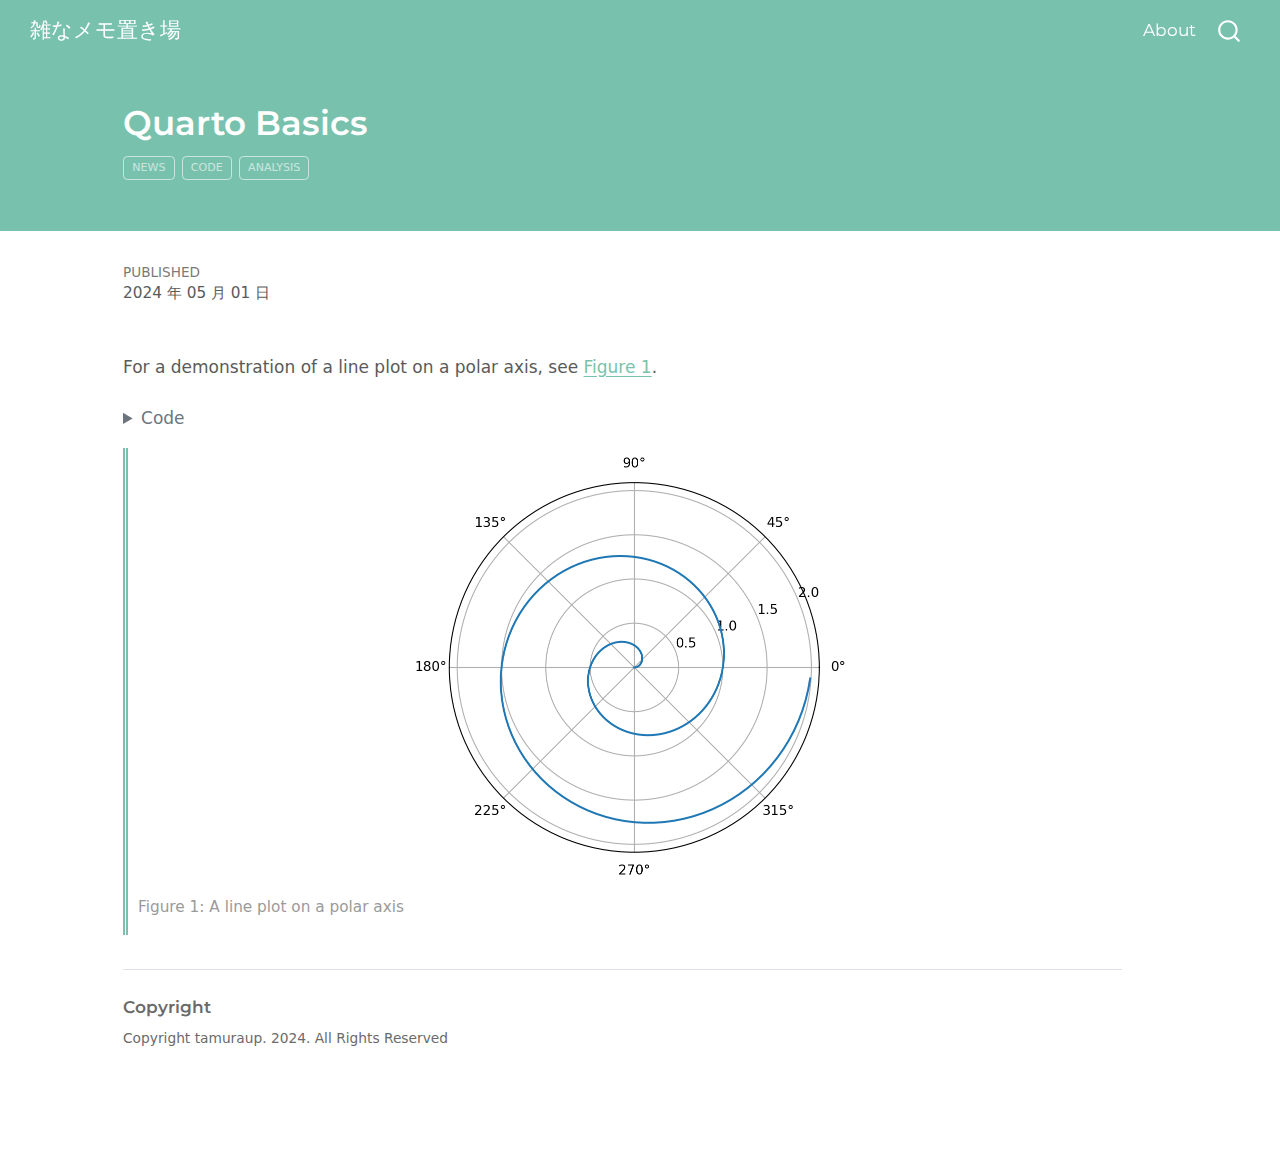
<file: posts/post-with-code/index.html>
<!DOCTYPE html>
<html xmlns="http://www.w3.org/1999/xhtml" lang="en" xml:lang="en"><head>

<meta charset="utf-8">
<meta name="generator" content="quarto-1.4.553">

<meta name="viewport" content="width=device-width, initial-scale=1.0, user-scalable=yes">


<title>雑なメモ置き場 - Quarto Basics</title>
<style>
code{white-space: pre-wrap;}
span.smallcaps{font-variant: small-caps;}
div.columns{display: flex; gap: min(4vw, 1.5em);}
div.column{flex: auto; overflow-x: auto;}
div.hanging-indent{margin-left: 1.5em; text-indent: -1.5em;}
ul.task-list{list-style: none;}
ul.task-list li input[type="checkbox"] {
  width: 0.8em;
  margin: 0 0.8em 0.2em -1em; /* quarto-specific, see https://github.com/quarto-dev/quarto-cli/issues/4556 */ 
  vertical-align: middle;
}
/* CSS for syntax highlighting */
pre > code.sourceCode { white-space: pre; position: relative; }
pre > code.sourceCode > span { line-height: 1.25; }
pre > code.sourceCode > span:empty { height: 1.2em; }
.sourceCode { overflow: visible; }
code.sourceCode > span { color: inherit; text-decoration: inherit; }
div.sourceCode { margin: 1em 0; }
pre.sourceCode { margin: 0; }
@media screen {
div.sourceCode { overflow: auto; }
}
@media print {
pre > code.sourceCode { white-space: pre-wrap; }
pre > code.sourceCode > span { text-indent: -5em; padding-left: 5em; }
}
pre.numberSource code
  { counter-reset: source-line 0; }
pre.numberSource code > span
  { position: relative; left: -4em; counter-increment: source-line; }
pre.numberSource code > span > a:first-child::before
  { content: counter(source-line);
    position: relative; left: -1em; text-align: right; vertical-align: baseline;
    border: none; display: inline-block;
    -webkit-touch-callout: none; -webkit-user-select: none;
    -khtml-user-select: none; -moz-user-select: none;
    -ms-user-select: none; user-select: none;
    padding: 0 4px; width: 4em;
  }
pre.numberSource { margin-left: 3em;  padding-left: 4px; }
div.sourceCode
  {   }
@media screen {
pre > code.sourceCode > span > a:first-child::before { text-decoration: underline; }
}
</style>


<script src="../../site_libs/quarto-nav/quarto-nav.js"></script>
<script src="../../site_libs/quarto-nav/headroom.min.js"></script>
<script src="../../site_libs/clipboard/clipboard.min.js"></script>
<script src="../../site_libs/quarto-search/autocomplete.umd.js"></script>
<script src="../../site_libs/quarto-search/fuse.min.js"></script>
<script src="../../site_libs/quarto-search/quarto-search.js"></script>
<meta name="quarto:offset" content="../../">
<script src="../../site_libs/quarto-html/quarto.js"></script>
<script src="../../site_libs/quarto-html/popper.min.js"></script>
<script src="../../site_libs/quarto-html/tippy.umd.min.js"></script>
<script src="../../site_libs/quarto-html/anchor.min.js"></script>
<link href="../../site_libs/quarto-html/tippy.css" rel="stylesheet">
<link href="../../site_libs/quarto-html/quarto-syntax-highlighting.css" rel="stylesheet" id="quarto-text-highlighting-styles">
<script src="../../site_libs/bootstrap/bootstrap.min.js"></script>
<link href="../../site_libs/bootstrap/bootstrap-icons.css" rel="stylesheet">
<link href="../../site_libs/bootstrap/bootstrap.min.css" rel="stylesheet" id="quarto-bootstrap" data-mode="light">
<script id="quarto-search-options" type="application/json">{
  "location": "navbar",
  "copy-button": false,
  "collapse-after": 3,
  "panel-placement": "end",
  "type": "overlay",
  "limit": 50,
  "keyboard-shortcut": [
    "f",
    "/",
    "s"
  ],
  "language": {
    "search-no-results-text": "No results",
    "search-matching-documents-text": "matching documents",
    "search-copy-link-title": "Copy link to search",
    "search-hide-matches-text": "Hide additional matches",
    "search-more-match-text": "more match in this document",
    "search-more-matches-text": "more matches in this document",
    "search-clear-button-title": "Clear",
    "search-text-placeholder": "",
    "search-detached-cancel-button-title": "Cancel",
    "search-submit-button-title": "Submit",
    "search-label": "Search"
  }
}</script>


<link rel="stylesheet" href="../../styles.css">
</head>

<body class="nav-fixed fullcontent">

<div id="quarto-search-results"></div>
  <header id="quarto-header" class="headroom fixed-top quarto-banner">
    <nav class="navbar navbar-expand-lg " data-bs-theme="dark">
      <div class="navbar-container container-fluid">
      <div class="navbar-brand-container mx-auto">
    <a class="navbar-brand" href="../../index.html">
    <span class="navbar-title">雑なメモ置き場</span>
    </a>
  </div>
            <div id="quarto-search" class="" title="Search"></div>
          <button class="navbar-toggler" type="button" data-bs-toggle="collapse" data-bs-target="#navbarCollapse" aria-controls="navbarCollapse" aria-expanded="false" aria-label="Toggle navigation" onclick="if (window.quartoToggleHeadroom) { window.quartoToggleHeadroom(); }">
  <span class="navbar-toggler-icon"></span>
</button>
          <div class="collapse navbar-collapse" id="navbarCollapse">
            <ul class="navbar-nav navbar-nav-scroll ms-auto">
  <li class="nav-item">
    <a class="nav-link" href="../../about.html"> 
<span class="menu-text">About</span></a>
  </li>  
</ul>
          </div> <!-- /navcollapse -->
          <div class="quarto-navbar-tools">
</div>
      </div> <!-- /container-fluid -->
    </nav>
</header>
<!-- content -->
<header id="title-block-header" class="quarto-title-block default page-columns page-full">
  <div class="quarto-title-banner page-columns page-full">
    <div class="quarto-title column-body">
      <h1 class="title">Quarto Basics</h1>
                                <div class="quarto-categories">
                <div class="quarto-category">news</div>
                <div class="quarto-category">code</div>
                <div class="quarto-category">analysis</div>
              </div>
                  </div>
  </div>
    
  
  <div class="quarto-title-meta">

      
      <div>
      <div class="quarto-title-meta-heading">Published</div>
      <div class="quarto-title-meta-contents">
        <p class="date">2024 年 05 月 01 日</p>
      </div>
    </div>
    
      
    </div>
    
  
  </header><div id="quarto-content" class="quarto-container page-columns page-rows-contents page-layout-article page-navbar">
<!-- sidebar -->
<!-- margin-sidebar -->
    
<!-- main -->
<main class="content quarto-banner-title-block" id="quarto-document-content">





<p>For a demonstration of a line plot on a polar axis, see <a href="#fig-polar" class="quarto-xref">Figure&nbsp;1</a>.</p>
<div id="cell-fig-polar" class="cell" data-execution_count="1">
<details class="code-fold">
<summary>Code</summary>
<div class="sourceCode cell-code" id="cb1"><pre class="sourceCode python code-with-copy"><code class="sourceCode python"><span id="cb1-1"><a href="#cb1-1" aria-hidden="true" tabindex="-1"></a><span class="im">import</span> numpy <span class="im">as</span> np</span>
<span id="cb1-2"><a href="#cb1-2" aria-hidden="true" tabindex="-1"></a><span class="im">import</span> matplotlib.pyplot <span class="im">as</span> plt</span>
<span id="cb1-3"><a href="#cb1-3" aria-hidden="true" tabindex="-1"></a></span>
<span id="cb1-4"><a href="#cb1-4" aria-hidden="true" tabindex="-1"></a>r <span class="op">=</span> np.arange(<span class="dv">0</span>, <span class="dv">2</span>, <span class="fl">0.01</span>)</span>
<span id="cb1-5"><a href="#cb1-5" aria-hidden="true" tabindex="-1"></a>theta <span class="op">=</span> <span class="dv">2</span> <span class="op">*</span> np.pi <span class="op">*</span> r</span>
<span id="cb1-6"><a href="#cb1-6" aria-hidden="true" tabindex="-1"></a>fig, ax <span class="op">=</span> plt.subplots(</span>
<span id="cb1-7"><a href="#cb1-7" aria-hidden="true" tabindex="-1"></a>  subplot_kw <span class="op">=</span> {<span class="st">'projection'</span>: <span class="st">'polar'</span>} </span>
<span id="cb1-8"><a href="#cb1-8" aria-hidden="true" tabindex="-1"></a>)</span>
<span id="cb1-9"><a href="#cb1-9" aria-hidden="true" tabindex="-1"></a>ax.plot(theta, r)</span>
<span id="cb1-10"><a href="#cb1-10" aria-hidden="true" tabindex="-1"></a>ax.set_rticks([<span class="fl">0.5</span>, <span class="dv">1</span>, <span class="fl">1.5</span>, <span class="dv">2</span>])</span>
<span id="cb1-11"><a href="#cb1-11" aria-hidden="true" tabindex="-1"></a>ax.grid(<span class="va">True</span>)</span>
<span id="cb1-12"><a href="#cb1-12" aria-hidden="true" tabindex="-1"></a>plt.show()</span></code><button title="Copy to Clipboard" class="code-copy-button"><i class="bi"></i></button></pre></div>
</details>
<div class="cell-output cell-output-display">
<div id="fig-polar" class="quarto-figure quarto-figure-center quarto-float anchored">
<figure class="quarto-float quarto-float-fig figure">
<div aria-describedby="fig-polar-caption-0ceaefa1-69ba-4598-a22c-09a6ac19f8ca">
<img src="index_files/figure-html/fig-polar-output-1.png" width="450" height="439" class="figure-img">
</div>
<figcaption class="quarto-float-caption-bottom quarto-float-caption quarto-float-fig" id="fig-polar-caption-0ceaefa1-69ba-4598-a22c-09a6ac19f8ca">
Figure&nbsp;1: A line plot on a polar axis
</figcaption>
</figure>
</div>
</div>
</div>



<div id="quarto-appendix" class="default"><section class="quarto-appendix-contents" id="quarto-copyright"><h2 class="anchored quarto-appendix-heading">Copyright</h2><div class="quarto-appendix-contents"><div>Copyright tamuraup. 2024. All Rights Reserved</div></div></section></div></main> <!-- /main -->
<script id="quarto-html-after-body" type="application/javascript">
window.document.addEventListener("DOMContentLoaded", function (event) {
  const toggleBodyColorMode = (bsSheetEl) => {
    const mode = bsSheetEl.getAttribute("data-mode");
    const bodyEl = window.document.querySelector("body");
    if (mode === "dark") {
      bodyEl.classList.add("quarto-dark");
      bodyEl.classList.remove("quarto-light");
    } else {
      bodyEl.classList.add("quarto-light");
      bodyEl.classList.remove("quarto-dark");
    }
  }
  const toggleBodyColorPrimary = () => {
    const bsSheetEl = window.document.querySelector("link#quarto-bootstrap");
    if (bsSheetEl) {
      toggleBodyColorMode(bsSheetEl);
    }
  }
  toggleBodyColorPrimary();  
  const icon = "";
  const anchorJS = new window.AnchorJS();
  anchorJS.options = {
    placement: 'right',
    icon: icon
  };
  anchorJS.add('.anchored');
  const isCodeAnnotation = (el) => {
    for (const clz of el.classList) {
      if (clz.startsWith('code-annotation-')) {                     
        return true;
      }
    }
    return false;
  }
  const clipboard = new window.ClipboardJS('.code-copy-button', {
    text: function(trigger) {
      const codeEl = trigger.previousElementSibling.cloneNode(true);
      for (const childEl of codeEl.children) {
        if (isCodeAnnotation(childEl)) {
          childEl.remove();
        }
      }
      return codeEl.innerText;
    }
  });
  clipboard.on('success', function(e) {
    // button target
    const button = e.trigger;
    // don't keep focus
    button.blur();
    // flash "checked"
    button.classList.add('code-copy-button-checked');
    var currentTitle = button.getAttribute("title");
    button.setAttribute("title", "Copied!");
    let tooltip;
    if (window.bootstrap) {
      button.setAttribute("data-bs-toggle", "tooltip");
      button.setAttribute("data-bs-placement", "left");
      button.setAttribute("data-bs-title", "Copied!");
      tooltip = new bootstrap.Tooltip(button, 
        { trigger: "manual", 
          customClass: "code-copy-button-tooltip",
          offset: [0, -8]});
      tooltip.show();    
    }
    setTimeout(function() {
      if (tooltip) {
        tooltip.hide();
        button.removeAttribute("data-bs-title");
        button.removeAttribute("data-bs-toggle");
        button.removeAttribute("data-bs-placement");
      }
      button.setAttribute("title", currentTitle);
      button.classList.remove('code-copy-button-checked');
    }, 1000);
    // clear code selection
    e.clearSelection();
  });
    var localhostRegex = new RegExp(/^(?:http|https):\/\/localhost\:?[0-9]*\//);
    var mailtoRegex = new RegExp(/^mailto:/);
      var filterRegex = new RegExp("https:\/\/tamura-up\.github\.io\/memogaki\/");
    var isInternal = (href) => {
        return filterRegex.test(href) || localhostRegex.test(href) || mailtoRegex.test(href);
    }
    // Inspect non-navigation links and adorn them if external
 	var links = window.document.querySelectorAll('a[href]:not(.nav-link):not(.navbar-brand):not(.toc-action):not(.sidebar-link):not(.sidebar-item-toggle):not(.pagination-link):not(.no-external):not([aria-hidden]):not(.dropdown-item):not(.quarto-navigation-tool)');
    for (var i=0; i<links.length; i++) {
      const link = links[i];
      if (!isInternal(link.href)) {
        // undo the damage that might have been done by quarto-nav.js in the case of
        // links that we want to consider external
        if (link.dataset.originalHref !== undefined) {
          link.href = link.dataset.originalHref;
        }
      }
    }
  function tippyHover(el, contentFn, onTriggerFn, onUntriggerFn) {
    const config = {
      allowHTML: true,
      maxWidth: 500,
      delay: 100,
      arrow: false,
      appendTo: function(el) {
          return el.parentElement;
      },
      interactive: true,
      interactiveBorder: 10,
      theme: 'quarto',
      placement: 'bottom-start',
    };
    if (contentFn) {
      config.content = contentFn;
    }
    if (onTriggerFn) {
      config.onTrigger = onTriggerFn;
    }
    if (onUntriggerFn) {
      config.onUntrigger = onUntriggerFn;
    }
    window.tippy(el, config); 
  }
  const noterefs = window.document.querySelectorAll('a[role="doc-noteref"]');
  for (var i=0; i<noterefs.length; i++) {
    const ref = noterefs[i];
    tippyHover(ref, function() {
      // use id or data attribute instead here
      let href = ref.getAttribute('data-footnote-href') || ref.getAttribute('href');
      try { href = new URL(href).hash; } catch {}
      const id = href.replace(/^#\/?/, "");
      const note = window.document.getElementById(id);
      if (note) {
        return note.innerHTML;
      } else {
        return "";
      }
    });
  }
  const xrefs = window.document.querySelectorAll('a.quarto-xref');
  const processXRef = (id, note) => {
    // Strip column container classes
    const stripColumnClz = (el) => {
      el.classList.remove("page-full", "page-columns");
      if (el.children) {
        for (const child of el.children) {
          stripColumnClz(child);
        }
      }
    }
    stripColumnClz(note)
    if (id === null || id.startsWith('sec-')) {
      // Special case sections, only their first couple elements
      const container = document.createElement("div");
      if (note.children && note.children.length > 2) {
        container.appendChild(note.children[0].cloneNode(true));
        for (let i = 1; i < note.children.length; i++) {
          const child = note.children[i];
          if (child.tagName === "P" && child.innerText === "") {
            continue;
          } else {
            container.appendChild(child.cloneNode(true));
            break;
          }
        }
        if (window.Quarto?.typesetMath) {
          window.Quarto.typesetMath(container);
        }
        return container.innerHTML
      } else {
        if (window.Quarto?.typesetMath) {
          window.Quarto.typesetMath(note);
        }
        return note.innerHTML;
      }
    } else {
      // Remove any anchor links if they are present
      const anchorLink = note.querySelector('a.anchorjs-link');
      if (anchorLink) {
        anchorLink.remove();
      }
      if (window.Quarto?.typesetMath) {
        window.Quarto.typesetMath(note);
      }
      // TODO in 1.5, we should make sure this works without a callout special case
      if (note.classList.contains("callout")) {
        return note.outerHTML;
      } else {
        return note.innerHTML;
      }
    }
  }
  for (var i=0; i<xrefs.length; i++) {
    const xref = xrefs[i];
    tippyHover(xref, undefined, function(instance) {
      instance.disable();
      let url = xref.getAttribute('href');
      let hash = undefined; 
      if (url.startsWith('#')) {
        hash = url;
      } else {
        try { hash = new URL(url).hash; } catch {}
      }
      if (hash) {
        const id = hash.replace(/^#\/?/, "");
        const note = window.document.getElementById(id);
        if (note !== null) {
          try {
            const html = processXRef(id, note.cloneNode(true));
            instance.setContent(html);
          } finally {
            instance.enable();
            instance.show();
          }
        } else {
          // See if we can fetch this
          fetch(url.split('#')[0])
          .then(res => res.text())
          .then(html => {
            const parser = new DOMParser();
            const htmlDoc = parser.parseFromString(html, "text/html");
            const note = htmlDoc.getElementById(id);
            if (note !== null) {
              const html = processXRef(id, note);
              instance.setContent(html);
            } 
          }).finally(() => {
            instance.enable();
            instance.show();
          });
        }
      } else {
        // See if we can fetch a full url (with no hash to target)
        // This is a special case and we should probably do some content thinning / targeting
        fetch(url)
        .then(res => res.text())
        .then(html => {
          const parser = new DOMParser();
          const htmlDoc = parser.parseFromString(html, "text/html");
          const note = htmlDoc.querySelector('main.content');
          if (note !== null) {
            // This should only happen for chapter cross references
            // (since there is no id in the URL)
            // remove the first header
            if (note.children.length > 0 && note.children[0].tagName === "HEADER") {
              note.children[0].remove();
            }
            const html = processXRef(null, note);
            instance.setContent(html);
          } 
        }).finally(() => {
          instance.enable();
          instance.show();
        });
      }
    }, function(instance) {
    });
  }
      let selectedAnnoteEl;
      const selectorForAnnotation = ( cell, annotation) => {
        let cellAttr = 'data-code-cell="' + cell + '"';
        let lineAttr = 'data-code-annotation="' +  annotation + '"';
        const selector = 'span[' + cellAttr + '][' + lineAttr + ']';
        return selector;
      }
      const selectCodeLines = (annoteEl) => {
        const doc = window.document;
        const targetCell = annoteEl.getAttribute("data-target-cell");
        const targetAnnotation = annoteEl.getAttribute("data-target-annotation");
        const annoteSpan = window.document.querySelector(selectorForAnnotation(targetCell, targetAnnotation));
        const lines = annoteSpan.getAttribute("data-code-lines").split(",");
        const lineIds = lines.map((line) => {
          return targetCell + "-" + line;
        })
        let top = null;
        let height = null;
        let parent = null;
        if (lineIds.length > 0) {
            //compute the position of the single el (top and bottom and make a div)
            const el = window.document.getElementById(lineIds[0]);
            top = el.offsetTop;
            height = el.offsetHeight;
            parent = el.parentElement.parentElement;
          if (lineIds.length > 1) {
            const lastEl = window.document.getElementById(lineIds[lineIds.length - 1]);
            const bottom = lastEl.offsetTop + lastEl.offsetHeight;
            height = bottom - top;
          }
          if (top !== null && height !== null && parent !== null) {
            // cook up a div (if necessary) and position it 
            let div = window.document.getElementById("code-annotation-line-highlight");
            if (div === null) {
              div = window.document.createElement("div");
              div.setAttribute("id", "code-annotation-line-highlight");
              div.style.position = 'absolute';
              parent.appendChild(div);
            }
            div.style.top = top - 2 + "px";
            div.style.height = height + 4 + "px";
            div.style.left = 0;
            let gutterDiv = window.document.getElementById("code-annotation-line-highlight-gutter");
            if (gutterDiv === null) {
              gutterDiv = window.document.createElement("div");
              gutterDiv.setAttribute("id", "code-annotation-line-highlight-gutter");
              gutterDiv.style.position = 'absolute';
              const codeCell = window.document.getElementById(targetCell);
              const gutter = codeCell.querySelector('.code-annotation-gutter');
              gutter.appendChild(gutterDiv);
            }
            gutterDiv.style.top = top - 2 + "px";
            gutterDiv.style.height = height + 4 + "px";
          }
          selectedAnnoteEl = annoteEl;
        }
      };
      const unselectCodeLines = () => {
        const elementsIds = ["code-annotation-line-highlight", "code-annotation-line-highlight-gutter"];
        elementsIds.forEach((elId) => {
          const div = window.document.getElementById(elId);
          if (div) {
            div.remove();
          }
        });
        selectedAnnoteEl = undefined;
      };
        // Handle positioning of the toggle
    window.addEventListener(
      "resize",
      throttle(() => {
        elRect = undefined;
        if (selectedAnnoteEl) {
          selectCodeLines(selectedAnnoteEl);
        }
      }, 10)
    );
    function throttle(fn, ms) {
    let throttle = false;
    let timer;
      return (...args) => {
        if(!throttle) { // first call gets through
            fn.apply(this, args);
            throttle = true;
        } else { // all the others get throttled
            if(timer) clearTimeout(timer); // cancel #2
            timer = setTimeout(() => {
              fn.apply(this, args);
              timer = throttle = false;
            }, ms);
        }
      };
    }
      // Attach click handler to the DT
      const annoteDls = window.document.querySelectorAll('dt[data-target-cell]');
      for (const annoteDlNode of annoteDls) {
        annoteDlNode.addEventListener('click', (event) => {
          const clickedEl = event.target;
          if (clickedEl !== selectedAnnoteEl) {
            unselectCodeLines();
            const activeEl = window.document.querySelector('dt[data-target-cell].code-annotation-active');
            if (activeEl) {
              activeEl.classList.remove('code-annotation-active');
            }
            selectCodeLines(clickedEl);
            clickedEl.classList.add('code-annotation-active');
          } else {
            // Unselect the line
            unselectCodeLines();
            clickedEl.classList.remove('code-annotation-active');
          }
        });
      }
  const findCites = (el) => {
    const parentEl = el.parentElement;
    if (parentEl) {
      const cites = parentEl.dataset.cites;
      if (cites) {
        return {
          el,
          cites: cites.split(' ')
        };
      } else {
        return findCites(el.parentElement)
      }
    } else {
      return undefined;
    }
  };
  var bibliorefs = window.document.querySelectorAll('a[role="doc-biblioref"]');
  for (var i=0; i<bibliorefs.length; i++) {
    const ref = bibliorefs[i];
    const citeInfo = findCites(ref);
    if (citeInfo) {
      tippyHover(citeInfo.el, function() {
        var popup = window.document.createElement('div');
        citeInfo.cites.forEach(function(cite) {
          var citeDiv = window.document.createElement('div');
          citeDiv.classList.add('hanging-indent');
          citeDiv.classList.add('csl-entry');
          var biblioDiv = window.document.getElementById('ref-' + cite);
          if (biblioDiv) {
            citeDiv.innerHTML = biblioDiv.innerHTML;
          }
          popup.appendChild(citeDiv);
        });
        return popup.innerHTML;
      });
    }
  }
});
</script>
</div> <!-- /content -->




</body></html>
</file>
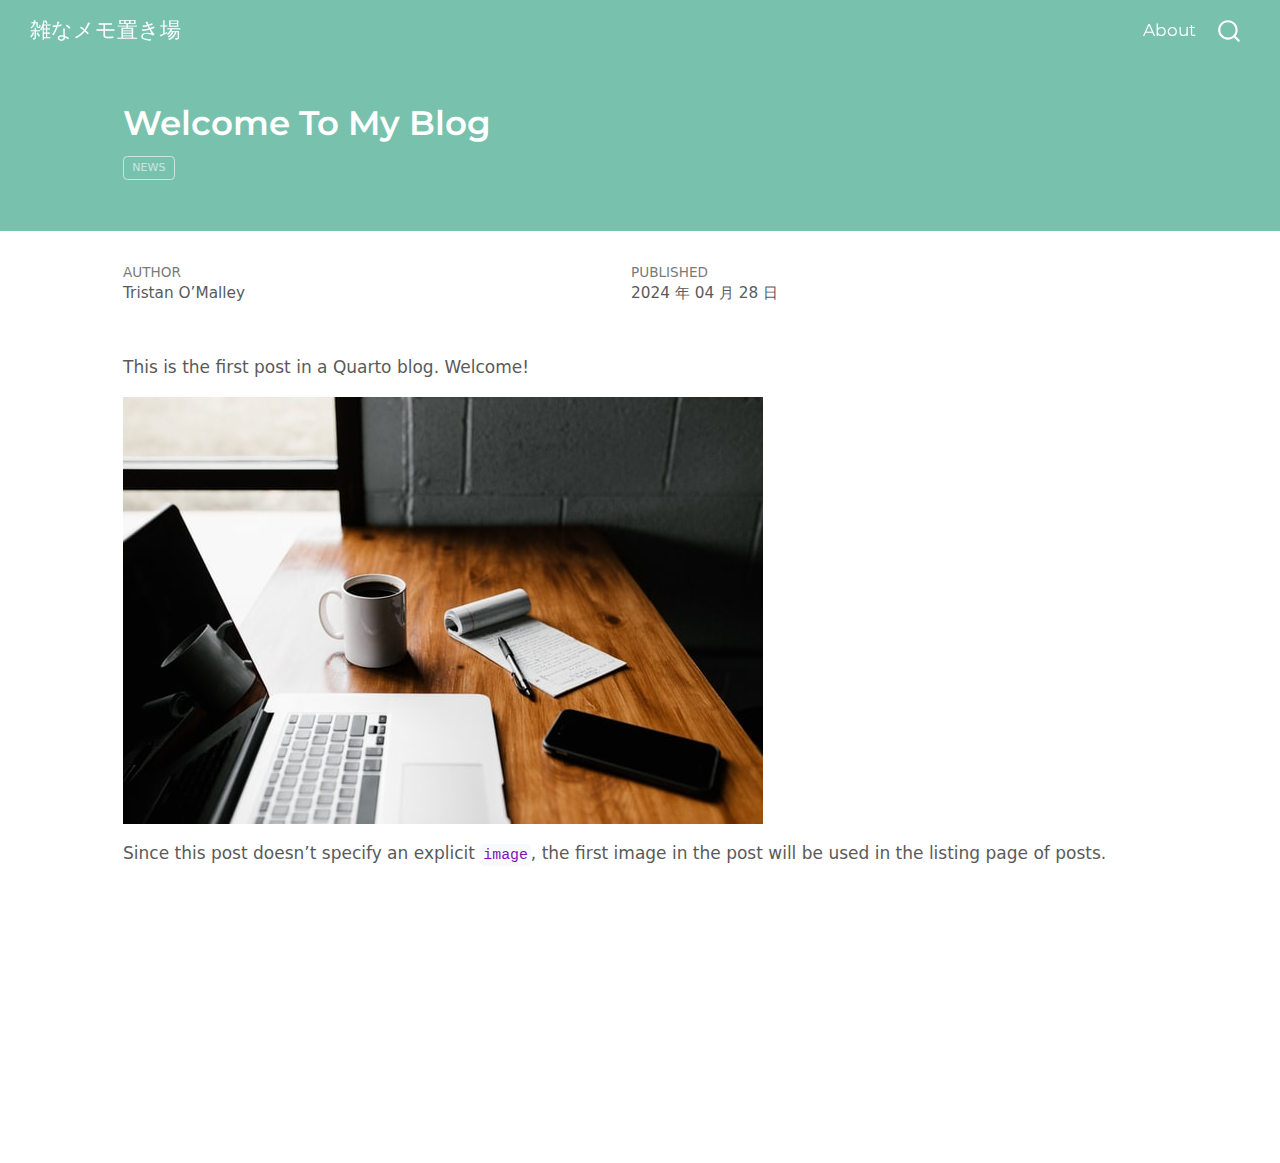
<file: posts/welcome/index.html>
<!DOCTYPE html>
<html xmlns="http://www.w3.org/1999/xhtml" lang="en" xml:lang="en"><head>

<meta charset="utf-8">
<meta name="generator" content="quarto-1.4.553">

<meta name="viewport" content="width=device-width, initial-scale=1.0, user-scalable=yes">

<meta name="author" content="Tristan O’Malley">

<title>雑なメモ置き場 - Welcome To My Blog</title>
<style>
code{white-space: pre-wrap;}
span.smallcaps{font-variant: small-caps;}
div.columns{display: flex; gap: min(4vw, 1.5em);}
div.column{flex: auto; overflow-x: auto;}
div.hanging-indent{margin-left: 1.5em; text-indent: -1.5em;}
ul.task-list{list-style: none;}
ul.task-list li input[type="checkbox"] {
  width: 0.8em;
  margin: 0 0.8em 0.2em -1em; /* quarto-specific, see https://github.com/quarto-dev/quarto-cli/issues/4556 */ 
  vertical-align: middle;
}
</style>


<script src="../../site_libs/quarto-nav/quarto-nav.js"></script>
<script src="../../site_libs/quarto-nav/headroom.min.js"></script>
<script src="../../site_libs/clipboard/clipboard.min.js"></script>
<script src="../../site_libs/quarto-search/autocomplete.umd.js"></script>
<script src="../../site_libs/quarto-search/fuse.min.js"></script>
<script src="../../site_libs/quarto-search/quarto-search.js"></script>
<meta name="quarto:offset" content="../../">
<script src="../../site_libs/quarto-html/quarto.js"></script>
<script src="../../site_libs/quarto-html/popper.min.js"></script>
<script src="../../site_libs/quarto-html/tippy.umd.min.js"></script>
<script src="../../site_libs/quarto-html/anchor.min.js"></script>
<link href="../../site_libs/quarto-html/tippy.css" rel="stylesheet">
<link href="../../site_libs/quarto-html/quarto-syntax-highlighting.css" rel="stylesheet" id="quarto-text-highlighting-styles">
<script src="../../site_libs/bootstrap/bootstrap.min.js"></script>
<link href="../../site_libs/bootstrap/bootstrap-icons.css" rel="stylesheet">
<link href="../../site_libs/bootstrap/bootstrap.min.css" rel="stylesheet" id="quarto-bootstrap" data-mode="light">
<script id="quarto-search-options" type="application/json">{
  "location": "navbar",
  "copy-button": false,
  "collapse-after": 3,
  "panel-placement": "end",
  "type": "overlay",
  "limit": 50,
  "keyboard-shortcut": [
    "f",
    "/",
    "s"
  ],
  "language": {
    "search-no-results-text": "No results",
    "search-matching-documents-text": "matching documents",
    "search-copy-link-title": "Copy link to search",
    "search-hide-matches-text": "Hide additional matches",
    "search-more-match-text": "more match in this document",
    "search-more-matches-text": "more matches in this document",
    "search-clear-button-title": "Clear",
    "search-text-placeholder": "",
    "search-detached-cancel-button-title": "Cancel",
    "search-submit-button-title": "Submit",
    "search-label": "Search"
  }
}</script>


<link rel="stylesheet" href="../../styles.css">
</head>

<body class="nav-fixed fullcontent">

<div id="quarto-search-results"></div>
  <header id="quarto-header" class="headroom fixed-top quarto-banner">
    <nav class="navbar navbar-expand-lg " data-bs-theme="dark">
      <div class="navbar-container container-fluid">
      <div class="navbar-brand-container mx-auto">
    <a class="navbar-brand" href="../../index.html">
    <span class="navbar-title">雑なメモ置き場</span>
    </a>
  </div>
            <div id="quarto-search" class="" title="Search"></div>
          <button class="navbar-toggler" type="button" data-bs-toggle="collapse" data-bs-target="#navbarCollapse" aria-controls="navbarCollapse" aria-expanded="false" aria-label="Toggle navigation" onclick="if (window.quartoToggleHeadroom) { window.quartoToggleHeadroom(); }">
  <span class="navbar-toggler-icon"></span>
</button>
          <div class="collapse navbar-collapse" id="navbarCollapse">
            <ul class="navbar-nav navbar-nav-scroll ms-auto">
  <li class="nav-item">
    <a class="nav-link" href="../../about.html"> 
<span class="menu-text">About</span></a>
  </li>  
</ul>
          </div> <!-- /navcollapse -->
          <div class="quarto-navbar-tools">
</div>
      </div> <!-- /container-fluid -->
    </nav>
</header>
<!-- content -->
<header id="title-block-header" class="quarto-title-block default page-columns page-full">
  <div class="quarto-title-banner page-columns page-full">
    <div class="quarto-title column-body">
      <h1 class="title">Welcome To My Blog</h1>
                                <div class="quarto-categories">
                <div class="quarto-category">news</div>
              </div>
                  </div>
  </div>
    
  
  <div class="quarto-title-meta">

      <div>
      <div class="quarto-title-meta-heading">Author</div>
      <div class="quarto-title-meta-contents">
               <p>Tristan O’Malley </p>
            </div>
    </div>
      
      <div>
      <div class="quarto-title-meta-heading">Published</div>
      <div class="quarto-title-meta-contents">
        <p class="date">2024 年 04 月 28 日</p>
      </div>
    </div>
    
      
    </div>
    
  
  </header><div id="quarto-content" class="quarto-container page-columns page-rows-contents page-layout-article page-navbar">
<!-- sidebar -->
<!-- margin-sidebar -->
    
<!-- main -->
<main class="content quarto-banner-title-block" id="quarto-document-content">





<p>This is the first post in a Quarto blog. Welcome!</p>
<p><img src="thumbnail.jpg" class="img-fluid"></p>
<p>Since this post doesn’t specify an explicit <code>image</code>, the first image in the post will be used in the listing page of posts.</p>



</main> <!-- /main -->
<script id="quarto-html-after-body" type="application/javascript">
window.document.addEventListener("DOMContentLoaded", function (event) {
  const toggleBodyColorMode = (bsSheetEl) => {
    const mode = bsSheetEl.getAttribute("data-mode");
    const bodyEl = window.document.querySelector("body");
    if (mode === "dark") {
      bodyEl.classList.add("quarto-dark");
      bodyEl.classList.remove("quarto-light");
    } else {
      bodyEl.classList.add("quarto-light");
      bodyEl.classList.remove("quarto-dark");
    }
  }
  const toggleBodyColorPrimary = () => {
    const bsSheetEl = window.document.querySelector("link#quarto-bootstrap");
    if (bsSheetEl) {
      toggleBodyColorMode(bsSheetEl);
    }
  }
  toggleBodyColorPrimary();  
  const icon = "";
  const anchorJS = new window.AnchorJS();
  anchorJS.options = {
    placement: 'right',
    icon: icon
  };
  anchorJS.add('.anchored');
  const isCodeAnnotation = (el) => {
    for (const clz of el.classList) {
      if (clz.startsWith('code-annotation-')) {                     
        return true;
      }
    }
    return false;
  }
  const clipboard = new window.ClipboardJS('.code-copy-button', {
    text: function(trigger) {
      const codeEl = trigger.previousElementSibling.cloneNode(true);
      for (const childEl of codeEl.children) {
        if (isCodeAnnotation(childEl)) {
          childEl.remove();
        }
      }
      return codeEl.innerText;
    }
  });
  clipboard.on('success', function(e) {
    // button target
    const button = e.trigger;
    // don't keep focus
    button.blur();
    // flash "checked"
    button.classList.add('code-copy-button-checked');
    var currentTitle = button.getAttribute("title");
    button.setAttribute("title", "Copied!");
    let tooltip;
    if (window.bootstrap) {
      button.setAttribute("data-bs-toggle", "tooltip");
      button.setAttribute("data-bs-placement", "left");
      button.setAttribute("data-bs-title", "Copied!");
      tooltip = new bootstrap.Tooltip(button, 
        { trigger: "manual", 
          customClass: "code-copy-button-tooltip",
          offset: [0, -8]});
      tooltip.show();    
    }
    setTimeout(function() {
      if (tooltip) {
        tooltip.hide();
        button.removeAttribute("data-bs-title");
        button.removeAttribute("data-bs-toggle");
        button.removeAttribute("data-bs-placement");
      }
      button.setAttribute("title", currentTitle);
      button.classList.remove('code-copy-button-checked');
    }, 1000);
    // clear code selection
    e.clearSelection();
  });
    var localhostRegex = new RegExp(/^(?:http|https):\/\/localhost\:?[0-9]*\//);
    var mailtoRegex = new RegExp(/^mailto:/);
      var filterRegex = new RegExp('/' + window.location.host + '/');
    var isInternal = (href) => {
        return filterRegex.test(href) || localhostRegex.test(href) || mailtoRegex.test(href);
    }
    // Inspect non-navigation links and adorn them if external
 	var links = window.document.querySelectorAll('a[href]:not(.nav-link):not(.navbar-brand):not(.toc-action):not(.sidebar-link):not(.sidebar-item-toggle):not(.pagination-link):not(.no-external):not([aria-hidden]):not(.dropdown-item):not(.quarto-navigation-tool)');
    for (var i=0; i<links.length; i++) {
      const link = links[i];
      if (!isInternal(link.href)) {
        // undo the damage that might have been done by quarto-nav.js in the case of
        // links that we want to consider external
        if (link.dataset.originalHref !== undefined) {
          link.href = link.dataset.originalHref;
        }
      }
    }
  function tippyHover(el, contentFn, onTriggerFn, onUntriggerFn) {
    const config = {
      allowHTML: true,
      maxWidth: 500,
      delay: 100,
      arrow: false,
      appendTo: function(el) {
          return el.parentElement;
      },
      interactive: true,
      interactiveBorder: 10,
      theme: 'quarto',
      placement: 'bottom-start',
    };
    if (contentFn) {
      config.content = contentFn;
    }
    if (onTriggerFn) {
      config.onTrigger = onTriggerFn;
    }
    if (onUntriggerFn) {
      config.onUntrigger = onUntriggerFn;
    }
    window.tippy(el, config); 
  }
  const noterefs = window.document.querySelectorAll('a[role="doc-noteref"]');
  for (var i=0; i<noterefs.length; i++) {
    const ref = noterefs[i];
    tippyHover(ref, function() {
      // use id or data attribute instead here
      let href = ref.getAttribute('data-footnote-href') || ref.getAttribute('href');
      try { href = new URL(href).hash; } catch {}
      const id = href.replace(/^#\/?/, "");
      const note = window.document.getElementById(id);
      if (note) {
        return note.innerHTML;
      } else {
        return "";
      }
    });
  }
  const xrefs = window.document.querySelectorAll('a.quarto-xref');
  const processXRef = (id, note) => {
    // Strip column container classes
    const stripColumnClz = (el) => {
      el.classList.remove("page-full", "page-columns");
      if (el.children) {
        for (const child of el.children) {
          stripColumnClz(child);
        }
      }
    }
    stripColumnClz(note)
    if (id === null || id.startsWith('sec-')) {
      // Special case sections, only their first couple elements
      const container = document.createElement("div");
      if (note.children && note.children.length > 2) {
        container.appendChild(note.children[0].cloneNode(true));
        for (let i = 1; i < note.children.length; i++) {
          const child = note.children[i];
          if (child.tagName === "P" && child.innerText === "") {
            continue;
          } else {
            container.appendChild(child.cloneNode(true));
            break;
          }
        }
        if (window.Quarto?.typesetMath) {
          window.Quarto.typesetMath(container);
        }
        return container.innerHTML
      } else {
        if (window.Quarto?.typesetMath) {
          window.Quarto.typesetMath(note);
        }
        return note.innerHTML;
      }
    } else {
      // Remove any anchor links if they are present
      const anchorLink = note.querySelector('a.anchorjs-link');
      if (anchorLink) {
        anchorLink.remove();
      }
      if (window.Quarto?.typesetMath) {
        window.Quarto.typesetMath(note);
      }
      // TODO in 1.5, we should make sure this works without a callout special case
      if (note.classList.contains("callout")) {
        return note.outerHTML;
      } else {
        return note.innerHTML;
      }
    }
  }
  for (var i=0; i<xrefs.length; i++) {
    const xref = xrefs[i];
    tippyHover(xref, undefined, function(instance) {
      instance.disable();
      let url = xref.getAttribute('href');
      let hash = undefined; 
      if (url.startsWith('#')) {
        hash = url;
      } else {
        try { hash = new URL(url).hash; } catch {}
      }
      if (hash) {
        const id = hash.replace(/^#\/?/, "");
        const note = window.document.getElementById(id);
        if (note !== null) {
          try {
            const html = processXRef(id, note.cloneNode(true));
            instance.setContent(html);
          } finally {
            instance.enable();
            instance.show();
          }
        } else {
          // See if we can fetch this
          fetch(url.split('#')[0])
          .then(res => res.text())
          .then(html => {
            const parser = new DOMParser();
            const htmlDoc = parser.parseFromString(html, "text/html");
            const note = htmlDoc.getElementById(id);
            if (note !== null) {
              const html = processXRef(id, note);
              instance.setContent(html);
            } 
          }).finally(() => {
            instance.enable();
            instance.show();
          });
        }
      } else {
        // See if we can fetch a full url (with no hash to target)
        // This is a special case and we should probably do some content thinning / targeting
        fetch(url)
        .then(res => res.text())
        .then(html => {
          const parser = new DOMParser();
          const htmlDoc = parser.parseFromString(html, "text/html");
          const note = htmlDoc.querySelector('main.content');
          if (note !== null) {
            // This should only happen for chapter cross references
            // (since there is no id in the URL)
            // remove the first header
            if (note.children.length > 0 && note.children[0].tagName === "HEADER") {
              note.children[0].remove();
            }
            const html = processXRef(null, note);
            instance.setContent(html);
          } 
        }).finally(() => {
          instance.enable();
          instance.show();
        });
      }
    }, function(instance) {
    });
  }
      let selectedAnnoteEl;
      const selectorForAnnotation = ( cell, annotation) => {
        let cellAttr = 'data-code-cell="' + cell + '"';
        let lineAttr = 'data-code-annotation="' +  annotation + '"';
        const selector = 'span[' + cellAttr + '][' + lineAttr + ']';
        return selector;
      }
      const selectCodeLines = (annoteEl) => {
        const doc = window.document;
        const targetCell = annoteEl.getAttribute("data-target-cell");
        const targetAnnotation = annoteEl.getAttribute("data-target-annotation");
        const annoteSpan = window.document.querySelector(selectorForAnnotation(targetCell, targetAnnotation));
        const lines = annoteSpan.getAttribute("data-code-lines").split(",");
        const lineIds = lines.map((line) => {
          return targetCell + "-" + line;
        })
        let top = null;
        let height = null;
        let parent = null;
        if (lineIds.length > 0) {
            //compute the position of the single el (top and bottom and make a div)
            const el = window.document.getElementById(lineIds[0]);
            top = el.offsetTop;
            height = el.offsetHeight;
            parent = el.parentElement.parentElement;
          if (lineIds.length > 1) {
            const lastEl = window.document.getElementById(lineIds[lineIds.length - 1]);
            const bottom = lastEl.offsetTop + lastEl.offsetHeight;
            height = bottom - top;
          }
          if (top !== null && height !== null && parent !== null) {
            // cook up a div (if necessary) and position it 
            let div = window.document.getElementById("code-annotation-line-highlight");
            if (div === null) {
              div = window.document.createElement("div");
              div.setAttribute("id", "code-annotation-line-highlight");
              div.style.position = 'absolute';
              parent.appendChild(div);
            }
            div.style.top = top - 2 + "px";
            div.style.height = height + 4 + "px";
            div.style.left = 0;
            let gutterDiv = window.document.getElementById("code-annotation-line-highlight-gutter");
            if (gutterDiv === null) {
              gutterDiv = window.document.createElement("div");
              gutterDiv.setAttribute("id", "code-annotation-line-highlight-gutter");
              gutterDiv.style.position = 'absolute';
              const codeCell = window.document.getElementById(targetCell);
              const gutter = codeCell.querySelector('.code-annotation-gutter');
              gutter.appendChild(gutterDiv);
            }
            gutterDiv.style.top = top - 2 + "px";
            gutterDiv.style.height = height + 4 + "px";
          }
          selectedAnnoteEl = annoteEl;
        }
      };
      const unselectCodeLines = () => {
        const elementsIds = ["code-annotation-line-highlight", "code-annotation-line-highlight-gutter"];
        elementsIds.forEach((elId) => {
          const div = window.document.getElementById(elId);
          if (div) {
            div.remove();
          }
        });
        selectedAnnoteEl = undefined;
      };
        // Handle positioning of the toggle
    window.addEventListener(
      "resize",
      throttle(() => {
        elRect = undefined;
        if (selectedAnnoteEl) {
          selectCodeLines(selectedAnnoteEl);
        }
      }, 10)
    );
    function throttle(fn, ms) {
    let throttle = false;
    let timer;
      return (...args) => {
        if(!throttle) { // first call gets through
            fn.apply(this, args);
            throttle = true;
        } else { // all the others get throttled
            if(timer) clearTimeout(timer); // cancel #2
            timer = setTimeout(() => {
              fn.apply(this, args);
              timer = throttle = false;
            }, ms);
        }
      };
    }
      // Attach click handler to the DT
      const annoteDls = window.document.querySelectorAll('dt[data-target-cell]');
      for (const annoteDlNode of annoteDls) {
        annoteDlNode.addEventListener('click', (event) => {
          const clickedEl = event.target;
          if (clickedEl !== selectedAnnoteEl) {
            unselectCodeLines();
            const activeEl = window.document.querySelector('dt[data-target-cell].code-annotation-active');
            if (activeEl) {
              activeEl.classList.remove('code-annotation-active');
            }
            selectCodeLines(clickedEl);
            clickedEl.classList.add('code-annotation-active');
          } else {
            // Unselect the line
            unselectCodeLines();
            clickedEl.classList.remove('code-annotation-active');
          }
        });
      }
  const findCites = (el) => {
    const parentEl = el.parentElement;
    if (parentEl) {
      const cites = parentEl.dataset.cites;
      if (cites) {
        return {
          el,
          cites: cites.split(' ')
        };
      } else {
        return findCites(el.parentElement)
      }
    } else {
      return undefined;
    }
  };
  var bibliorefs = window.document.querySelectorAll('a[role="doc-biblioref"]');
  for (var i=0; i<bibliorefs.length; i++) {
    const ref = bibliorefs[i];
    const citeInfo = findCites(ref);
    if (citeInfo) {
      tippyHover(citeInfo.el, function() {
        var popup = window.document.createElement('div');
        citeInfo.cites.forEach(function(cite) {
          var citeDiv = window.document.createElement('div');
          citeDiv.classList.add('hanging-indent');
          citeDiv.classList.add('csl-entry');
          var biblioDiv = window.document.getElementById('ref-' + cite);
          if (biblioDiv) {
            citeDiv.innerHTML = biblioDiv.innerHTML;
          }
          popup.appendChild(citeDiv);
        });
        return popup.innerHTML;
      });
    }
  }
});
</script>
</div> <!-- /content -->




</body></html>
</file>
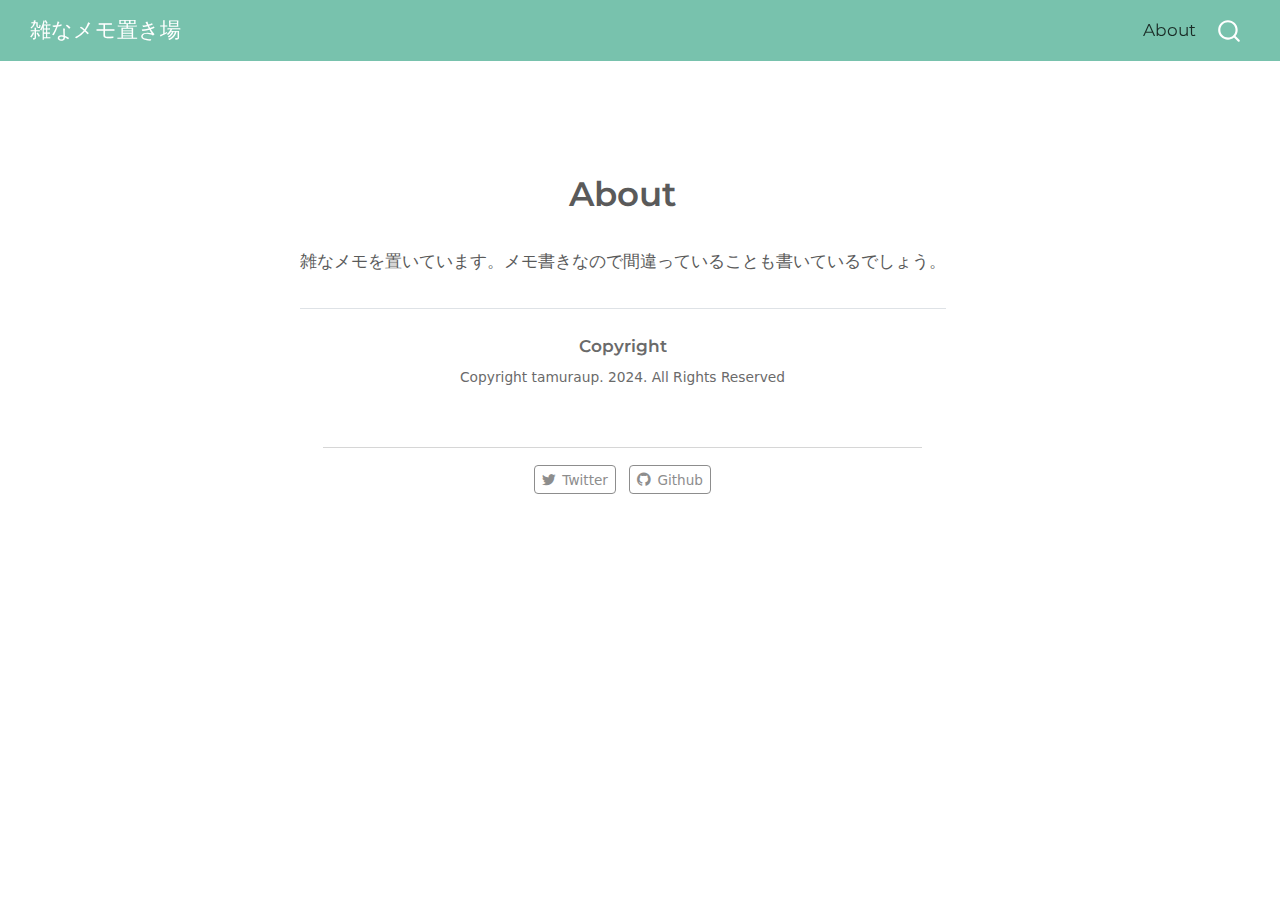
<file: about.html>
<!DOCTYPE html>
<html xmlns="http://www.w3.org/1999/xhtml" lang="en" xml:lang="en"><head>

<meta charset="utf-8">
<meta name="generator" content="quarto-1.4.555">

<meta name="viewport" content="width=device-width, initial-scale=1.0, user-scalable=yes">


<title>雑なメモ置き場 - About</title>
<style>
code{white-space: pre-wrap;}
span.smallcaps{font-variant: small-caps;}
div.columns{display: flex; gap: min(4vw, 1.5em);}
div.column{flex: auto; overflow-x: auto;}
div.hanging-indent{margin-left: 1.5em; text-indent: -1.5em;}
ul.task-list{list-style: none;}
ul.task-list li input[type="checkbox"] {
  width: 0.8em;
  margin: 0 0.8em 0.2em -1em; /* quarto-specific, see https://github.com/quarto-dev/quarto-cli/issues/4556 */ 
  vertical-align: middle;
}
</style>


<script src="site_libs/quarto-nav/quarto-nav.js"></script>
<script src="site_libs/quarto-nav/headroom.min.js"></script>
<script src="site_libs/clipboard/clipboard.min.js"></script>
<script src="site_libs/quarto-search/autocomplete.umd.js"></script>
<script src="site_libs/quarto-search/fuse.min.js"></script>
<script src="site_libs/quarto-search/quarto-search.js"></script>
<meta name="quarto:offset" content="./">
<script src="site_libs/quarto-html/quarto.js"></script>
<script src="site_libs/quarto-html/popper.min.js"></script>
<script src="site_libs/quarto-html/tippy.umd.min.js"></script>
<link href="site_libs/quarto-html/tippy.css" rel="stylesheet">
<link href="site_libs/quarto-html/quarto-syntax-highlighting.css" rel="stylesheet" id="quarto-text-highlighting-styles">
<script src="site_libs/bootstrap/bootstrap.min.js"></script>
<link href="site_libs/bootstrap/bootstrap-icons.css" rel="stylesheet">
<link href="site_libs/bootstrap/bootstrap.min.css" rel="stylesheet" id="quarto-bootstrap" data-mode="light">
<script id="quarto-search-options" type="application/json">{
  "location": "navbar",
  "copy-button": false,
  "collapse-after": 3,
  "panel-placement": "end",
  "type": "overlay",
  "limit": 50,
  "keyboard-shortcut": [
    "f",
    "/",
    "s"
  ],
  "language": {
    "search-no-results-text": "No results",
    "search-matching-documents-text": "matching documents",
    "search-copy-link-title": "Copy link to search",
    "search-hide-matches-text": "Hide additional matches",
    "search-more-match-text": "more match in this document",
    "search-more-matches-text": "more matches in this document",
    "search-clear-button-title": "Clear",
    "search-text-placeholder": "",
    "search-detached-cancel-button-title": "Cancel",
    "search-submit-button-title": "Submit",
    "search-label": "Search"
  }
}</script>


<link rel="stylesheet" href="styles.css">
</head>

<body class="nav-fixed fullcontent">

<div id="quarto-search-results"></div>
  <header id="quarto-header" class="headroom fixed-top">
    <nav class="navbar navbar-expand-lg " data-bs-theme="dark">
      <div class="navbar-container container-fluid">
      <div class="navbar-brand-container mx-auto">
    <a class="navbar-brand" href="./index.html">
    <span class="navbar-title">雑なメモ置き場</span>
    </a>
  </div>
            <div id="quarto-search" class="" title="Search"></div>
          <button class="navbar-toggler" type="button" data-bs-toggle="collapse" data-bs-target="#navbarCollapse" aria-controls="navbarCollapse" aria-expanded="false" aria-label="Toggle navigation" onclick="if (window.quartoToggleHeadroom) { window.quartoToggleHeadroom(); }">
  <span class="navbar-toggler-icon"></span>
</button>
          <div class="collapse navbar-collapse" id="navbarCollapse">
            <ul class="navbar-nav navbar-nav-scroll ms-auto">
  <li class="nav-item">
    <a class="nav-link active" href="./about.html" aria-current="page"> 
<span class="menu-text">About</span></a>
  </li>  
</ul>
          </div> <!-- /navcollapse -->
          <div class="quarto-navbar-tools">
</div>
      </div> <!-- /container-fluid -->
    </nav>
</header>
<!-- content -->
<div id="quarto-content" class="quarto-container page-columns page-rows-contents page-layout-article page-navbar">
<!-- sidebar -->
<!-- margin-sidebar -->
    
<!-- main -->
<div class="quarto-about-jolla content">
 <header id="title-block-header" class="quarto-title-block default">
<div class="quarto-title">
<h1 class="title">About</h1>
</div>
<div class="quarto-title-meta">
  </div>
</header><main class="content" id="quarto-document-content">
<p>雑なメモを置いています。メモ書きなので間違っていることも書いているでしょう。</p>


<div id="quarto-appendix" class="default"><section class="quarto-appendix-contents" id="quarto-copyright"><h2 class="anchored quarto-appendix-heading">Copyright</h2><div class="quarto-appendix-contents"><div>Copyright tamuraup. 2024. All Rights Reserved</div></div></section></div></main> 
  <hr class="about-sep">
   <div class="about-links">
  <a href="https://twitter.com" class="about-link" rel="" target="">
    <i class="bi bi-twitter"></i>
     <span class="about-link-text">Twitter</span>
  </a>
  <a href="https://github.com" class="about-link" rel="" target="">
    <i class="bi bi-github"></i>
     <span class="about-link-text">Github</span>
  </a>
</div>
</div>
 <!-- /main -->
<script id="quarto-html-after-body" type="application/javascript">
window.document.addEventListener("DOMContentLoaded", function (event) {
  const toggleBodyColorMode = (bsSheetEl) => {
    const mode = bsSheetEl.getAttribute("data-mode");
    const bodyEl = window.document.querySelector("body");
    if (mode === "dark") {
      bodyEl.classList.add("quarto-dark");
      bodyEl.classList.remove("quarto-light");
    } else {
      bodyEl.classList.add("quarto-light");
      bodyEl.classList.remove("quarto-dark");
    }
  }
  const toggleBodyColorPrimary = () => {
    const bsSheetEl = window.document.querySelector("link#quarto-bootstrap");
    if (bsSheetEl) {
      toggleBodyColorMode(bsSheetEl);
    }
  }
  toggleBodyColorPrimary();  
  const isCodeAnnotation = (el) => {
    for (const clz of el.classList) {
      if (clz.startsWith('code-annotation-')) {                     
        return true;
      }
    }
    return false;
  }
  const clipboard = new window.ClipboardJS('.code-copy-button', {
    text: function(trigger) {
      const codeEl = trigger.previousElementSibling.cloneNode(true);
      for (const childEl of codeEl.children) {
        if (isCodeAnnotation(childEl)) {
          childEl.remove();
        }
      }
      return codeEl.innerText;
    }
  });
  clipboard.on('success', function(e) {
    // button target
    const button = e.trigger;
    // don't keep focus
    button.blur();
    // flash "checked"
    button.classList.add('code-copy-button-checked');
    var currentTitle = button.getAttribute("title");
    button.setAttribute("title", "Copied!");
    let tooltip;
    if (window.bootstrap) {
      button.setAttribute("data-bs-toggle", "tooltip");
      button.setAttribute("data-bs-placement", "left");
      button.setAttribute("data-bs-title", "Copied!");
      tooltip = new bootstrap.Tooltip(button, 
        { trigger: "manual", 
          customClass: "code-copy-button-tooltip",
          offset: [0, -8]});
      tooltip.show();    
    }
    setTimeout(function() {
      if (tooltip) {
        tooltip.hide();
        button.removeAttribute("data-bs-title");
        button.removeAttribute("data-bs-toggle");
        button.removeAttribute("data-bs-placement");
      }
      button.setAttribute("title", currentTitle);
      button.classList.remove('code-copy-button-checked');
    }, 1000);
    // clear code selection
    e.clearSelection();
  });
    var localhostRegex = new RegExp(/^(?:http|https):\/\/localhost\:?[0-9]*\//);
    var mailtoRegex = new RegExp(/^mailto:/);
      var filterRegex = new RegExp("https:\/\/tamura-up\.github\.io\/memogaki\/");
    var isInternal = (href) => {
        return filterRegex.test(href) || localhostRegex.test(href) || mailtoRegex.test(href);
    }
    // Inspect non-navigation links and adorn them if external
 	var links = window.document.querySelectorAll('a[href]:not(.nav-link):not(.navbar-brand):not(.toc-action):not(.sidebar-link):not(.sidebar-item-toggle):not(.pagination-link):not(.no-external):not([aria-hidden]):not(.dropdown-item):not(.quarto-navigation-tool)');
    for (var i=0; i<links.length; i++) {
      const link = links[i];
      if (!isInternal(link.href)) {
        // undo the damage that might have been done by quarto-nav.js in the case of
        // links that we want to consider external
        if (link.dataset.originalHref !== undefined) {
          link.href = link.dataset.originalHref;
        }
      }
    }
  function tippyHover(el, contentFn, onTriggerFn, onUntriggerFn) {
    const config = {
      allowHTML: true,
      maxWidth: 500,
      delay: 100,
      arrow: false,
      appendTo: function(el) {
          return el.parentElement;
      },
      interactive: true,
      interactiveBorder: 10,
      theme: 'quarto',
      placement: 'bottom-start',
    };
    if (contentFn) {
      config.content = contentFn;
    }
    if (onTriggerFn) {
      config.onTrigger = onTriggerFn;
    }
    if (onUntriggerFn) {
      config.onUntrigger = onUntriggerFn;
    }
    window.tippy(el, config); 
  }
  const noterefs = window.document.querySelectorAll('a[role="doc-noteref"]');
  for (var i=0; i<noterefs.length; i++) {
    const ref = noterefs[i];
    tippyHover(ref, function() {
      // use id or data attribute instead here
      let href = ref.getAttribute('data-footnote-href') || ref.getAttribute('href');
      try { href = new URL(href).hash; } catch {}
      const id = href.replace(/^#\/?/, "");
      const note = window.document.getElementById(id);
      if (note) {
        return note.innerHTML;
      } else {
        return "";
      }
    });
  }
  const xrefs = window.document.querySelectorAll('a.quarto-xref');
  const processXRef = (id, note) => {
    // Strip column container classes
    const stripColumnClz = (el) => {
      el.classList.remove("page-full", "page-columns");
      if (el.children) {
        for (const child of el.children) {
          stripColumnClz(child);
        }
      }
    }
    stripColumnClz(note)
    if (id === null || id.startsWith('sec-')) {
      // Special case sections, only their first couple elements
      const container = document.createElement("div");
      if (note.children && note.children.length > 2) {
        container.appendChild(note.children[0].cloneNode(true));
        for (let i = 1; i < note.children.length; i++) {
          const child = note.children[i];
          if (child.tagName === "P" && child.innerText === "") {
            continue;
          } else {
            container.appendChild(child.cloneNode(true));
            break;
          }
        }
        if (window.Quarto?.typesetMath) {
          window.Quarto.typesetMath(container);
        }
        return container.innerHTML
      } else {
        if (window.Quarto?.typesetMath) {
          window.Quarto.typesetMath(note);
        }
        return note.innerHTML;
      }
    } else {
      // Remove any anchor links if they are present
      const anchorLink = note.querySelector('a.anchorjs-link');
      if (anchorLink) {
        anchorLink.remove();
      }
      if (window.Quarto?.typesetMath) {
        window.Quarto.typesetMath(note);
      }
      // TODO in 1.5, we should make sure this works without a callout special case
      if (note.classList.contains("callout")) {
        return note.outerHTML;
      } else {
        return note.innerHTML;
      }
    }
  }
  for (var i=0; i<xrefs.length; i++) {
    const xref = xrefs[i];
    tippyHover(xref, undefined, function(instance) {
      instance.disable();
      let url = xref.getAttribute('href');
      let hash = undefined; 
      if (url.startsWith('#')) {
        hash = url;
      } else {
        try { hash = new URL(url).hash; } catch {}
      }
      if (hash) {
        const id = hash.replace(/^#\/?/, "");
        const note = window.document.getElementById(id);
        if (note !== null) {
          try {
            const html = processXRef(id, note.cloneNode(true));
            instance.setContent(html);
          } finally {
            instance.enable();
            instance.show();
          }
        } else {
          // See if we can fetch this
          fetch(url.split('#')[0])
          .then(res => res.text())
          .then(html => {
            const parser = new DOMParser();
            const htmlDoc = parser.parseFromString(html, "text/html");
            const note = htmlDoc.getElementById(id);
            if (note !== null) {
              const html = processXRef(id, note);
              instance.setContent(html);
            } 
          }).finally(() => {
            instance.enable();
            instance.show();
          });
        }
      } else {
        // See if we can fetch a full url (with no hash to target)
        // This is a special case and we should probably do some content thinning / targeting
        fetch(url)
        .then(res => res.text())
        .then(html => {
          const parser = new DOMParser();
          const htmlDoc = parser.parseFromString(html, "text/html");
          const note = htmlDoc.querySelector('main.content');
          if (note !== null) {
            // This should only happen for chapter cross references
            // (since there is no id in the URL)
            // remove the first header
            if (note.children.length > 0 && note.children[0].tagName === "HEADER") {
              note.children[0].remove();
            }
            const html = processXRef(null, note);
            instance.setContent(html);
          } 
        }).finally(() => {
          instance.enable();
          instance.show();
        });
      }
    }, function(instance) {
    });
  }
      let selectedAnnoteEl;
      const selectorForAnnotation = ( cell, annotation) => {
        let cellAttr = 'data-code-cell="' + cell + '"';
        let lineAttr = 'data-code-annotation="' +  annotation + '"';
        const selector = 'span[' + cellAttr + '][' + lineAttr + ']';
        return selector;
      }
      const selectCodeLines = (annoteEl) => {
        const doc = window.document;
        const targetCell = annoteEl.getAttribute("data-target-cell");
        const targetAnnotation = annoteEl.getAttribute("data-target-annotation");
        const annoteSpan = window.document.querySelector(selectorForAnnotation(targetCell, targetAnnotation));
        const lines = annoteSpan.getAttribute("data-code-lines").split(",");
        const lineIds = lines.map((line) => {
          return targetCell + "-" + line;
        })
        let top = null;
        let height = null;
        let parent = null;
        if (lineIds.length > 0) {
            //compute the position of the single el (top and bottom and make a div)
            const el = window.document.getElementById(lineIds[0]);
            top = el.offsetTop;
            height = el.offsetHeight;
            parent = el.parentElement.parentElement;
          if (lineIds.length > 1) {
            const lastEl = window.document.getElementById(lineIds[lineIds.length - 1]);
            const bottom = lastEl.offsetTop + lastEl.offsetHeight;
            height = bottom - top;
          }
          if (top !== null && height !== null && parent !== null) {
            // cook up a div (if necessary) and position it 
            let div = window.document.getElementById("code-annotation-line-highlight");
            if (div === null) {
              div = window.document.createElement("div");
              div.setAttribute("id", "code-annotation-line-highlight");
              div.style.position = 'absolute';
              parent.appendChild(div);
            }
            div.style.top = top - 2 + "px";
            div.style.height = height + 4 + "px";
            div.style.left = 0;
            let gutterDiv = window.document.getElementById("code-annotation-line-highlight-gutter");
            if (gutterDiv === null) {
              gutterDiv = window.document.createElement("div");
              gutterDiv.setAttribute("id", "code-annotation-line-highlight-gutter");
              gutterDiv.style.position = 'absolute';
              const codeCell = window.document.getElementById(targetCell);
              const gutter = codeCell.querySelector('.code-annotation-gutter');
              gutter.appendChild(gutterDiv);
            }
            gutterDiv.style.top = top - 2 + "px";
            gutterDiv.style.height = height + 4 + "px";
          }
          selectedAnnoteEl = annoteEl;
        }
      };
      const unselectCodeLines = () => {
        const elementsIds = ["code-annotation-line-highlight", "code-annotation-line-highlight-gutter"];
        elementsIds.forEach((elId) => {
          const div = window.document.getElementById(elId);
          if (div) {
            div.remove();
          }
        });
        selectedAnnoteEl = undefined;
      };
        // Handle positioning of the toggle
    window.addEventListener(
      "resize",
      throttle(() => {
        elRect = undefined;
        if (selectedAnnoteEl) {
          selectCodeLines(selectedAnnoteEl);
        }
      }, 10)
    );
    function throttle(fn, ms) {
    let throttle = false;
    let timer;
      return (...args) => {
        if(!throttle) { // first call gets through
            fn.apply(this, args);
            throttle = true;
        } else { // all the others get throttled
            if(timer) clearTimeout(timer); // cancel #2
            timer = setTimeout(() => {
              fn.apply(this, args);
              timer = throttle = false;
            }, ms);
        }
      };
    }
      // Attach click handler to the DT
      const annoteDls = window.document.querySelectorAll('dt[data-target-cell]');
      for (const annoteDlNode of annoteDls) {
        annoteDlNode.addEventListener('click', (event) => {
          const clickedEl = event.target;
          if (clickedEl !== selectedAnnoteEl) {
            unselectCodeLines();
            const activeEl = window.document.querySelector('dt[data-target-cell].code-annotation-active');
            if (activeEl) {
              activeEl.classList.remove('code-annotation-active');
            }
            selectCodeLines(clickedEl);
            clickedEl.classList.add('code-annotation-active');
          } else {
            // Unselect the line
            unselectCodeLines();
            clickedEl.classList.remove('code-annotation-active');
          }
        });
      }
  const findCites = (el) => {
    const parentEl = el.parentElement;
    if (parentEl) {
      const cites = parentEl.dataset.cites;
      if (cites) {
        return {
          el,
          cites: cites.split(' ')
        };
      } else {
        return findCites(el.parentElement)
      }
    } else {
      return undefined;
    }
  };
  var bibliorefs = window.document.querySelectorAll('a[role="doc-biblioref"]');
  for (var i=0; i<bibliorefs.length; i++) {
    const ref = bibliorefs[i];
    const citeInfo = findCites(ref);
    if (citeInfo) {
      tippyHover(citeInfo.el, function() {
        var popup = window.document.createElement('div');
        citeInfo.cites.forEach(function(cite) {
          var citeDiv = window.document.createElement('div');
          citeDiv.classList.add('hanging-indent');
          citeDiv.classList.add('csl-entry');
          var biblioDiv = window.document.getElementById('ref-' + cite);
          if (biblioDiv) {
            citeDiv.innerHTML = biblioDiv.innerHTML;
          }
          popup.appendChild(citeDiv);
        });
        return popup.innerHTML;
      });
    }
  }
});
</script>
</div> <!-- /content -->




</body></html>
</file>
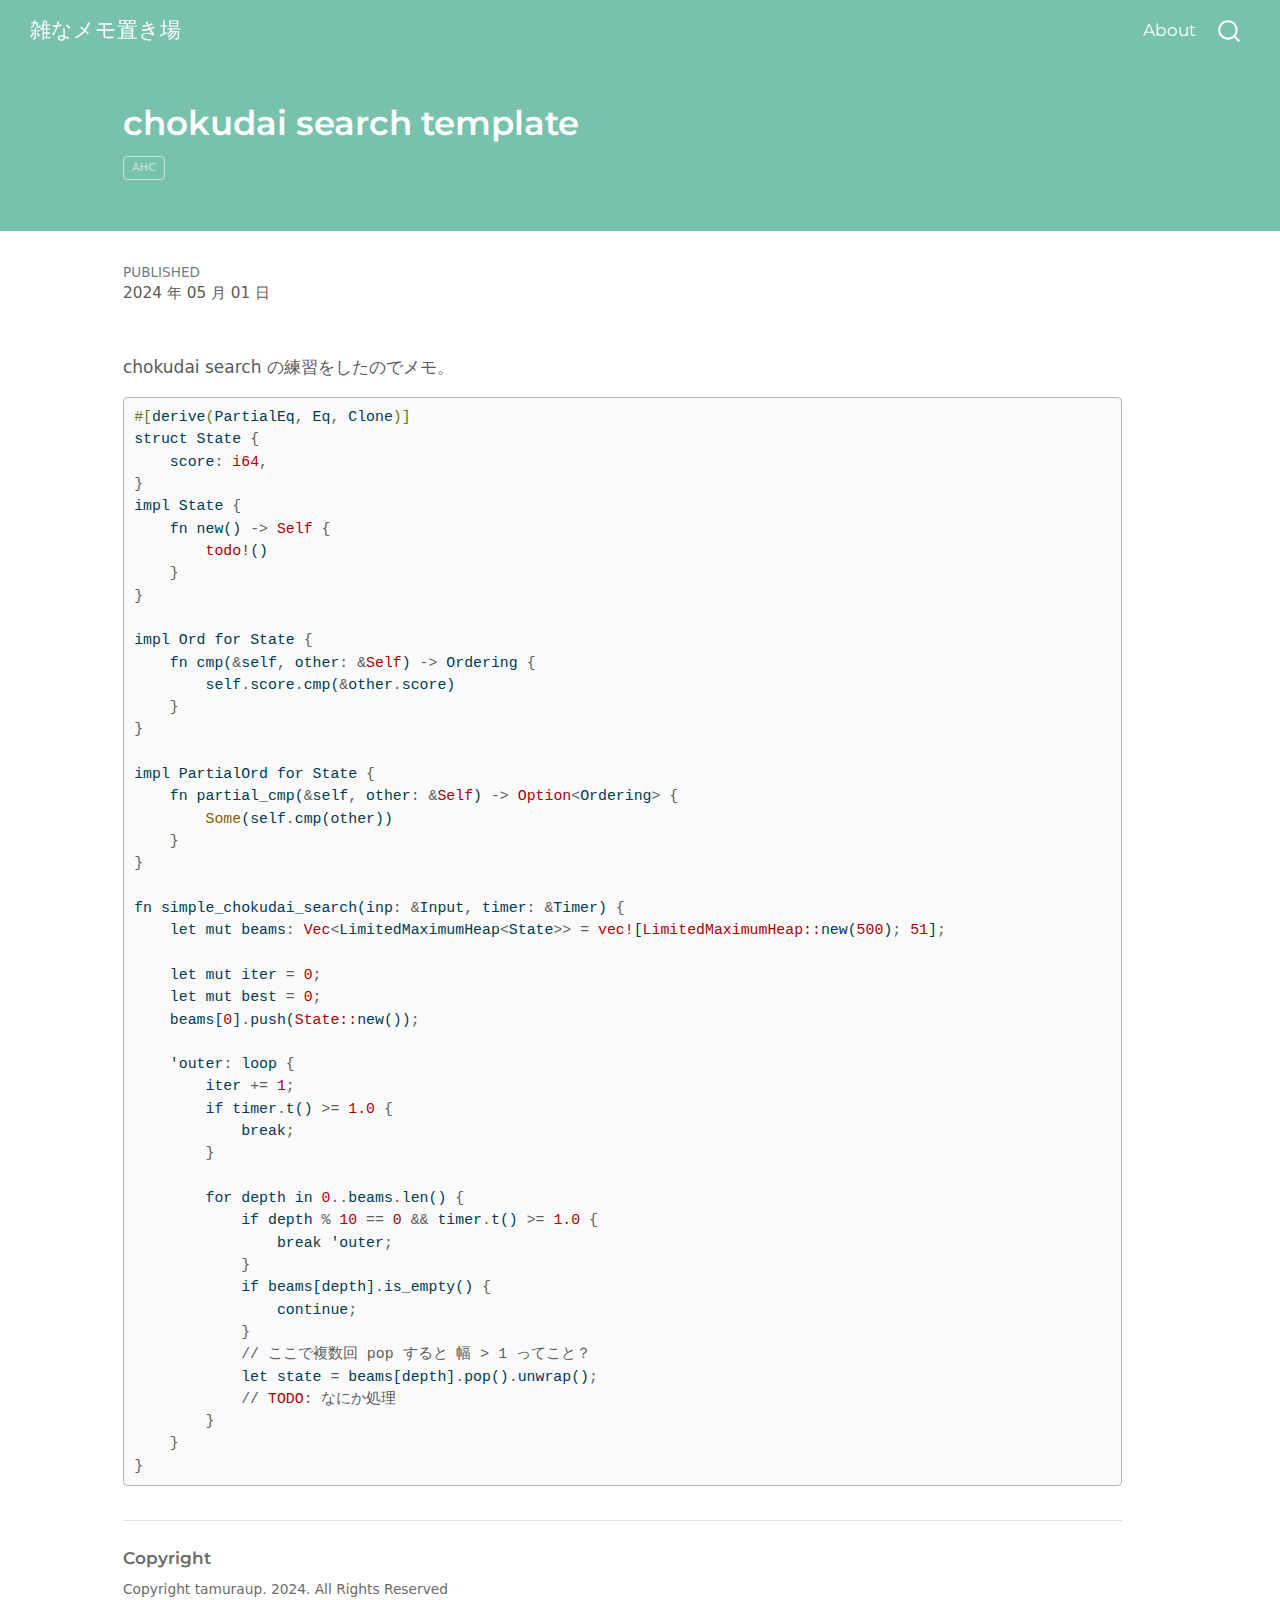
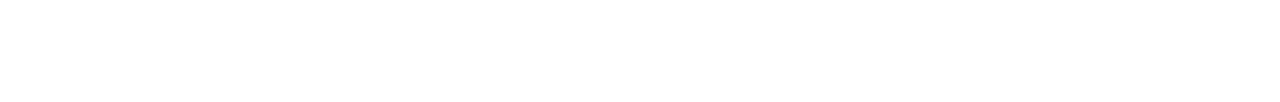
<file: posts/2024-05-01-chokudaisearch.html>
<!DOCTYPE html>
<html xmlns="http://www.w3.org/1999/xhtml" lang="en" xml:lang="en"><head>

<meta charset="utf-8">
<meta name="generator" content="quarto-1.4.554">

<meta name="viewport" content="width=device-width, initial-scale=1.0, user-scalable=yes">


<title>雑なメモ置き場 - chokudai search template</title>
<style>
code{white-space: pre-wrap;}
span.smallcaps{font-variant: small-caps;}
div.columns{display: flex; gap: min(4vw, 1.5em);}
div.column{flex: auto; overflow-x: auto;}
div.hanging-indent{margin-left: 1.5em; text-indent: -1.5em;}
ul.task-list{list-style: none;}
ul.task-list li input[type="checkbox"] {
  width: 0.8em;
  margin: 0 0.8em 0.2em -1em; /* quarto-specific, see https://github.com/quarto-dev/quarto-cli/issues/4556 */ 
  vertical-align: middle;
}
/* CSS for syntax highlighting */
pre > code.sourceCode { white-space: pre; position: relative; }
pre > code.sourceCode > span { line-height: 1.25; }
pre > code.sourceCode > span:empty { height: 1.2em; }
.sourceCode { overflow: visible; }
code.sourceCode > span { color: inherit; text-decoration: inherit; }
div.sourceCode { margin: 1em 0; }
pre.sourceCode { margin: 0; }
@media screen {
div.sourceCode { overflow: auto; }
}
@media print {
pre > code.sourceCode { white-space: pre-wrap; }
pre > code.sourceCode > span { text-indent: -5em; padding-left: 5em; }
}
pre.numberSource code
  { counter-reset: source-line 0; }
pre.numberSource code > span
  { position: relative; left: -4em; counter-increment: source-line; }
pre.numberSource code > span > a:first-child::before
  { content: counter(source-line);
    position: relative; left: -1em; text-align: right; vertical-align: baseline;
    border: none; display: inline-block;
    -webkit-touch-callout: none; -webkit-user-select: none;
    -khtml-user-select: none; -moz-user-select: none;
    -ms-user-select: none; user-select: none;
    padding: 0 4px; width: 4em;
  }
pre.numberSource { margin-left: 3em;  padding-left: 4px; }
div.sourceCode
  {   }
@media screen {
pre > code.sourceCode > span > a:first-child::before { text-decoration: underline; }
}
</style>


<script src="../site_libs/quarto-nav/quarto-nav.js"></script>
<script src="../site_libs/quarto-nav/headroom.min.js"></script>
<script src="../site_libs/clipboard/clipboard.min.js"></script>
<script src="../site_libs/quarto-search/autocomplete.umd.js"></script>
<script src="../site_libs/quarto-search/fuse.min.js"></script>
<script src="../site_libs/quarto-search/quarto-search.js"></script>
<meta name="quarto:offset" content="../">
<script src="../site_libs/quarto-html/quarto.js"></script>
<script src="../site_libs/quarto-html/popper.min.js"></script>
<script src="../site_libs/quarto-html/tippy.umd.min.js"></script>
<script src="../site_libs/quarto-html/anchor.min.js"></script>
<link href="../site_libs/quarto-html/tippy.css" rel="stylesheet">
<link href="../site_libs/quarto-html/quarto-syntax-highlighting.css" rel="stylesheet" id="quarto-text-highlighting-styles">
<script src="../site_libs/bootstrap/bootstrap.min.js"></script>
<link href="../site_libs/bootstrap/bootstrap-icons.css" rel="stylesheet">
<link href="../site_libs/bootstrap/bootstrap.min.css" rel="stylesheet" id="quarto-bootstrap" data-mode="light">
<script id="quarto-search-options" type="application/json">{
  "location": "navbar",
  "copy-button": false,
  "collapse-after": 3,
  "panel-placement": "end",
  "type": "overlay",
  "limit": 50,
  "keyboard-shortcut": [
    "f",
    "/",
    "s"
  ],
  "language": {
    "search-no-results-text": "No results",
    "search-matching-documents-text": "matching documents",
    "search-copy-link-title": "Copy link to search",
    "search-hide-matches-text": "Hide additional matches",
    "search-more-match-text": "more match in this document",
    "search-more-matches-text": "more matches in this document",
    "search-clear-button-title": "Clear",
    "search-text-placeholder": "",
    "search-detached-cancel-button-title": "Cancel",
    "search-submit-button-title": "Submit",
    "search-label": "Search"
  }
}</script>


<link rel="stylesheet" href="../styles.css">
</head>

<body class="nav-fixed fullcontent">

<div id="quarto-search-results"></div>
  <header id="quarto-header" class="headroom fixed-top quarto-banner">
    <nav class="navbar navbar-expand-lg " data-bs-theme="dark">
      <div class="navbar-container container-fluid">
      <div class="navbar-brand-container mx-auto">
    <a class="navbar-brand" href="../index.html">
    <span class="navbar-title">雑なメモ置き場</span>
    </a>
  </div>
            <div id="quarto-search" class="" title="Search"></div>
          <button class="navbar-toggler" type="button" data-bs-toggle="collapse" data-bs-target="#navbarCollapse" aria-controls="navbarCollapse" aria-expanded="false" aria-label="Toggle navigation" onclick="if (window.quartoToggleHeadroom) { window.quartoToggleHeadroom(); }">
  <span class="navbar-toggler-icon"></span>
</button>
          <div class="collapse navbar-collapse" id="navbarCollapse">
            <ul class="navbar-nav navbar-nav-scroll ms-auto">
  <li class="nav-item">
    <a class="nav-link" href="../about.html"> 
<span class="menu-text">About</span></a>
  </li>  
</ul>
          </div> <!-- /navcollapse -->
          <div class="quarto-navbar-tools">
</div>
      </div> <!-- /container-fluid -->
    </nav>
</header>
<!-- content -->
<header id="title-block-header" class="quarto-title-block default page-columns page-full">
  <div class="quarto-title-banner page-columns page-full">
    <div class="quarto-title column-body">
      <h1 class="title">chokudai search template</h1>
                                <div class="quarto-categories">
                <div class="quarto-category">ahc</div>
              </div>
                  </div>
  </div>
    
  
  <div class="quarto-title-meta">

      
      <div>
      <div class="quarto-title-meta-heading">Published</div>
      <div class="quarto-title-meta-contents">
        <p class="date">2024 年 05 月 01 日</p>
      </div>
    </div>
    
      
    </div>
    
  
  </header><div id="quarto-content" class="quarto-container page-columns page-rows-contents page-layout-article page-navbar">
<!-- sidebar -->
<!-- margin-sidebar -->
    
<!-- main -->
<main class="content quarto-banner-title-block" id="quarto-document-content">





<p>chokudai search の練習をしたのでメモ。</p>
<div class="sourceCode" id="cb1"><pre class="sourceCode rust code-with-copy"><code class="sourceCode rust"><span id="cb1-1"><a href="#cb1-1" aria-hidden="true" tabindex="-1"></a><span class="at">#[</span>derive<span class="at">(</span><span class="bu">PartialEq</span><span class="op">,</span> <span class="bu">Eq</span><span class="op">,</span> <span class="bu">Clone</span><span class="at">)]</span></span>
<span id="cb1-2"><a href="#cb1-2" aria-hidden="true" tabindex="-1"></a><span class="kw">struct</span> State <span class="op">{</span></span>
<span id="cb1-3"><a href="#cb1-3" aria-hidden="true" tabindex="-1"></a>    score<span class="op">:</span> <span class="dt">i64</span><span class="op">,</span></span>
<span id="cb1-4"><a href="#cb1-4" aria-hidden="true" tabindex="-1"></a><span class="op">}</span></span>
<span id="cb1-5"><a href="#cb1-5" aria-hidden="true" tabindex="-1"></a><span class="kw">impl</span> State <span class="op">{</span></span>
<span id="cb1-6"><a href="#cb1-6" aria-hidden="true" tabindex="-1"></a>    <span class="kw">fn</span> new() <span class="op">-&gt;</span> <span class="dt">Self</span> <span class="op">{</span></span>
<span id="cb1-7"><a href="#cb1-7" aria-hidden="true" tabindex="-1"></a>        <span class="pp">todo!</span>()</span>
<span id="cb1-8"><a href="#cb1-8" aria-hidden="true" tabindex="-1"></a>    <span class="op">}</span></span>
<span id="cb1-9"><a href="#cb1-9" aria-hidden="true" tabindex="-1"></a><span class="op">}</span></span>
<span id="cb1-10"><a href="#cb1-10" aria-hidden="true" tabindex="-1"></a></span>
<span id="cb1-11"><a href="#cb1-11" aria-hidden="true" tabindex="-1"></a><span class="kw">impl</span> <span class="bu">Ord</span> <span class="cf">for</span> State <span class="op">{</span></span>
<span id="cb1-12"><a href="#cb1-12" aria-hidden="true" tabindex="-1"></a>    <span class="kw">fn</span> cmp(<span class="op">&amp;</span><span class="kw">self</span><span class="op">,</span> other<span class="op">:</span> <span class="op">&amp;</span><span class="dt">Self</span>) <span class="op">-&gt;</span> Ordering <span class="op">{</span></span>
<span id="cb1-13"><a href="#cb1-13" aria-hidden="true" tabindex="-1"></a>        <span class="kw">self</span><span class="op">.</span>score<span class="op">.</span>cmp(<span class="op">&amp;</span>other<span class="op">.</span>score)</span>
<span id="cb1-14"><a href="#cb1-14" aria-hidden="true" tabindex="-1"></a>    <span class="op">}</span></span>
<span id="cb1-15"><a href="#cb1-15" aria-hidden="true" tabindex="-1"></a><span class="op">}</span></span>
<span id="cb1-16"><a href="#cb1-16" aria-hidden="true" tabindex="-1"></a></span>
<span id="cb1-17"><a href="#cb1-17" aria-hidden="true" tabindex="-1"></a><span class="kw">impl</span> <span class="bu">PartialOrd</span> <span class="cf">for</span> State <span class="op">{</span></span>
<span id="cb1-18"><a href="#cb1-18" aria-hidden="true" tabindex="-1"></a>    <span class="kw">fn</span> partial_cmp(<span class="op">&amp;</span><span class="kw">self</span><span class="op">,</span> other<span class="op">:</span> <span class="op">&amp;</span><span class="dt">Self</span>) <span class="op">-&gt;</span> <span class="dt">Option</span><span class="op">&lt;</span>Ordering<span class="op">&gt;</span> <span class="op">{</span></span>
<span id="cb1-19"><a href="#cb1-19" aria-hidden="true" tabindex="-1"></a>        <span class="cn">Some</span>(<span class="kw">self</span><span class="op">.</span>cmp(other))</span>
<span id="cb1-20"><a href="#cb1-20" aria-hidden="true" tabindex="-1"></a>    <span class="op">}</span></span>
<span id="cb1-21"><a href="#cb1-21" aria-hidden="true" tabindex="-1"></a><span class="op">}</span></span>
<span id="cb1-22"><a href="#cb1-22" aria-hidden="true" tabindex="-1"></a></span>
<span id="cb1-23"><a href="#cb1-23" aria-hidden="true" tabindex="-1"></a><span class="kw">fn</span> simple_chokudai_search(inp<span class="op">:</span> <span class="op">&amp;</span>Input<span class="op">,</span> timer<span class="op">:</span> <span class="op">&amp;</span>Timer) <span class="op">{</span></span>
<span id="cb1-24"><a href="#cb1-24" aria-hidden="true" tabindex="-1"></a>    <span class="kw">let</span> <span class="kw">mut</span> beams<span class="op">:</span> <span class="dt">Vec</span><span class="op">&lt;</span>LimitedMaximumHeap<span class="op">&lt;</span>State<span class="op">&gt;&gt;</span> <span class="op">=</span> <span class="pp">vec!</span>[<span class="pp">LimitedMaximumHeap::</span>new(<span class="dv">500</span>)<span class="op">;</span> <span class="dv">51</span>]<span class="op">;</span></span>
<span id="cb1-25"><a href="#cb1-25" aria-hidden="true" tabindex="-1"></a></span>
<span id="cb1-26"><a href="#cb1-26" aria-hidden="true" tabindex="-1"></a>    <span class="kw">let</span> <span class="kw">mut</span> iter <span class="op">=</span> <span class="dv">0</span><span class="op">;</span></span>
<span id="cb1-27"><a href="#cb1-27" aria-hidden="true" tabindex="-1"></a>    <span class="kw">let</span> <span class="kw">mut</span> best <span class="op">=</span> <span class="dv">0</span><span class="op">;</span></span>
<span id="cb1-28"><a href="#cb1-28" aria-hidden="true" tabindex="-1"></a>    beams[<span class="dv">0</span>]<span class="op">.</span>push(<span class="pp">State::</span>new())<span class="op">;</span></span>
<span id="cb1-29"><a href="#cb1-29" aria-hidden="true" tabindex="-1"></a></span>
<span id="cb1-30"><a href="#cb1-30" aria-hidden="true" tabindex="-1"></a>    <span class="ot">'outer</span><span class="op">:</span> <span class="cf">loop</span> <span class="op">{</span></span>
<span id="cb1-31"><a href="#cb1-31" aria-hidden="true" tabindex="-1"></a>        iter <span class="op">+=</span> <span class="dv">1</span><span class="op">;</span></span>
<span id="cb1-32"><a href="#cb1-32" aria-hidden="true" tabindex="-1"></a>        <span class="cf">if</span> timer<span class="op">.</span>t() <span class="op">&gt;=</span> <span class="dv">1.0</span> <span class="op">{</span></span>
<span id="cb1-33"><a href="#cb1-33" aria-hidden="true" tabindex="-1"></a>            <span class="cf">break</span><span class="op">;</span></span>
<span id="cb1-34"><a href="#cb1-34" aria-hidden="true" tabindex="-1"></a>        <span class="op">}</span></span>
<span id="cb1-35"><a href="#cb1-35" aria-hidden="true" tabindex="-1"></a></span>
<span id="cb1-36"><a href="#cb1-36" aria-hidden="true" tabindex="-1"></a>        <span class="cf">for</span> depth <span class="kw">in</span> <span class="dv">0</span><span class="op">..</span>beams<span class="op">.</span>len() <span class="op">{</span></span>
<span id="cb1-37"><a href="#cb1-37" aria-hidden="true" tabindex="-1"></a>            <span class="cf">if</span> depth <span class="op">%</span> <span class="dv">10</span> <span class="op">==</span> <span class="dv">0</span> <span class="op">&amp;&amp;</span> timer<span class="op">.</span>t() <span class="op">&gt;=</span> <span class="dv">1.0</span> <span class="op">{</span></span>
<span id="cb1-38"><a href="#cb1-38" aria-hidden="true" tabindex="-1"></a>                <span class="cf">break</span> <span class="ot">'outer</span><span class="op">;</span></span>
<span id="cb1-39"><a href="#cb1-39" aria-hidden="true" tabindex="-1"></a>            <span class="op">}</span></span>
<span id="cb1-40"><a href="#cb1-40" aria-hidden="true" tabindex="-1"></a>            <span class="cf">if</span> beams[depth]<span class="op">.</span>is_empty() <span class="op">{</span></span>
<span id="cb1-41"><a href="#cb1-41" aria-hidden="true" tabindex="-1"></a>                <span class="cf">continue</span><span class="op">;</span></span>
<span id="cb1-42"><a href="#cb1-42" aria-hidden="true" tabindex="-1"></a>            <span class="op">}</span></span>
<span id="cb1-43"><a href="#cb1-43" aria-hidden="true" tabindex="-1"></a>            <span class="co">// ここで複数回 pop すると 幅 &gt; 1 ってこと？</span></span>
<span id="cb1-44"><a href="#cb1-44" aria-hidden="true" tabindex="-1"></a>            <span class="kw">let</span> state <span class="op">=</span> beams[depth]<span class="op">.</span>pop()<span class="op">.</span>unwrap()<span class="op">;</span></span>
<span id="cb1-45"><a href="#cb1-45" aria-hidden="true" tabindex="-1"></a>            <span class="co">// </span><span class="al">TODO</span><span class="co">: なにか処理</span></span>
<span id="cb1-46"><a href="#cb1-46" aria-hidden="true" tabindex="-1"></a>        <span class="op">}</span></span>
<span id="cb1-47"><a href="#cb1-47" aria-hidden="true" tabindex="-1"></a>    <span class="op">}</span></span>
<span id="cb1-48"><a href="#cb1-48" aria-hidden="true" tabindex="-1"></a><span class="op">}</span></span></code><button title="Copy to Clipboard" class="code-copy-button"><i class="bi"></i></button></pre></div>



<div id="quarto-appendix" class="default"><section class="quarto-appendix-contents" id="quarto-copyright"><h2 class="anchored quarto-appendix-heading">Copyright</h2><div class="quarto-appendix-contents"><div>Copyright tamuraup. 2024. All Rights Reserved</div></div></section></div></main> <!-- /main -->
<script id="quarto-html-after-body" type="application/javascript">
window.document.addEventListener("DOMContentLoaded", function (event) {
  const toggleBodyColorMode = (bsSheetEl) => {
    const mode = bsSheetEl.getAttribute("data-mode");
    const bodyEl = window.document.querySelector("body");
    if (mode === "dark") {
      bodyEl.classList.add("quarto-dark");
      bodyEl.classList.remove("quarto-light");
    } else {
      bodyEl.classList.add("quarto-light");
      bodyEl.classList.remove("quarto-dark");
    }
  }
  const toggleBodyColorPrimary = () => {
    const bsSheetEl = window.document.querySelector("link#quarto-bootstrap");
    if (bsSheetEl) {
      toggleBodyColorMode(bsSheetEl);
    }
  }
  toggleBodyColorPrimary();  
  const icon = "";
  const anchorJS = new window.AnchorJS();
  anchorJS.options = {
    placement: 'right',
    icon: icon
  };
  anchorJS.add('.anchored');
  const isCodeAnnotation = (el) => {
    for (const clz of el.classList) {
      if (clz.startsWith('code-annotation-')) {                     
        return true;
      }
    }
    return false;
  }
  const clipboard = new window.ClipboardJS('.code-copy-button', {
    text: function(trigger) {
      const codeEl = trigger.previousElementSibling.cloneNode(true);
      for (const childEl of codeEl.children) {
        if (isCodeAnnotation(childEl)) {
          childEl.remove();
        }
      }
      return codeEl.innerText;
    }
  });
  clipboard.on('success', function(e) {
    // button target
    const button = e.trigger;
    // don't keep focus
    button.blur();
    // flash "checked"
    button.classList.add('code-copy-button-checked');
    var currentTitle = button.getAttribute("title");
    button.setAttribute("title", "Copied!");
    let tooltip;
    if (window.bootstrap) {
      button.setAttribute("data-bs-toggle", "tooltip");
      button.setAttribute("data-bs-placement", "left");
      button.setAttribute("data-bs-title", "Copied!");
      tooltip = new bootstrap.Tooltip(button, 
        { trigger: "manual", 
          customClass: "code-copy-button-tooltip",
          offset: [0, -8]});
      tooltip.show();    
    }
    setTimeout(function() {
      if (tooltip) {
        tooltip.hide();
        button.removeAttribute("data-bs-title");
        button.removeAttribute("data-bs-toggle");
        button.removeAttribute("data-bs-placement");
      }
      button.setAttribute("title", currentTitle);
      button.classList.remove('code-copy-button-checked');
    }, 1000);
    // clear code selection
    e.clearSelection();
  });
    var localhostRegex = new RegExp(/^(?:http|https):\/\/localhost\:?[0-9]*\//);
    var mailtoRegex = new RegExp(/^mailto:/);
      var filterRegex = new RegExp("https:\/\/tamura-up\.github\.io\/memogaki\/");
    var isInternal = (href) => {
        return filterRegex.test(href) || localhostRegex.test(href) || mailtoRegex.test(href);
    }
    // Inspect non-navigation links and adorn them if external
 	var links = window.document.querySelectorAll('a[href]:not(.nav-link):not(.navbar-brand):not(.toc-action):not(.sidebar-link):not(.sidebar-item-toggle):not(.pagination-link):not(.no-external):not([aria-hidden]):not(.dropdown-item):not(.quarto-navigation-tool)');
    for (var i=0; i<links.length; i++) {
      const link = links[i];
      if (!isInternal(link.href)) {
        // undo the damage that might have been done by quarto-nav.js in the case of
        // links that we want to consider external
        if (link.dataset.originalHref !== undefined) {
          link.href = link.dataset.originalHref;
        }
      }
    }
  function tippyHover(el, contentFn, onTriggerFn, onUntriggerFn) {
    const config = {
      allowHTML: true,
      maxWidth: 500,
      delay: 100,
      arrow: false,
      appendTo: function(el) {
          return el.parentElement;
      },
      interactive: true,
      interactiveBorder: 10,
      theme: 'quarto',
      placement: 'bottom-start',
    };
    if (contentFn) {
      config.content = contentFn;
    }
    if (onTriggerFn) {
      config.onTrigger = onTriggerFn;
    }
    if (onUntriggerFn) {
      config.onUntrigger = onUntriggerFn;
    }
    window.tippy(el, config); 
  }
  const noterefs = window.document.querySelectorAll('a[role="doc-noteref"]');
  for (var i=0; i<noterefs.length; i++) {
    const ref = noterefs[i];
    tippyHover(ref, function() {
      // use id or data attribute instead here
      let href = ref.getAttribute('data-footnote-href') || ref.getAttribute('href');
      try { href = new URL(href).hash; } catch {}
      const id = href.replace(/^#\/?/, "");
      const note = window.document.getElementById(id);
      if (note) {
        return note.innerHTML;
      } else {
        return "";
      }
    });
  }
  const xrefs = window.document.querySelectorAll('a.quarto-xref');
  const processXRef = (id, note) => {
    // Strip column container classes
    const stripColumnClz = (el) => {
      el.classList.remove("page-full", "page-columns");
      if (el.children) {
        for (const child of el.children) {
          stripColumnClz(child);
        }
      }
    }
    stripColumnClz(note)
    if (id === null || id.startsWith('sec-')) {
      // Special case sections, only their first couple elements
      const container = document.createElement("div");
      if (note.children && note.children.length > 2) {
        container.appendChild(note.children[0].cloneNode(true));
        for (let i = 1; i < note.children.length; i++) {
          const child = note.children[i];
          if (child.tagName === "P" && child.innerText === "") {
            continue;
          } else {
            container.appendChild(child.cloneNode(true));
            break;
          }
        }
        if (window.Quarto?.typesetMath) {
          window.Quarto.typesetMath(container);
        }
        return container.innerHTML
      } else {
        if (window.Quarto?.typesetMath) {
          window.Quarto.typesetMath(note);
        }
        return note.innerHTML;
      }
    } else {
      // Remove any anchor links if they are present
      const anchorLink = note.querySelector('a.anchorjs-link');
      if (anchorLink) {
        anchorLink.remove();
      }
      if (window.Quarto?.typesetMath) {
        window.Quarto.typesetMath(note);
      }
      // TODO in 1.5, we should make sure this works without a callout special case
      if (note.classList.contains("callout")) {
        return note.outerHTML;
      } else {
        return note.innerHTML;
      }
    }
  }
  for (var i=0; i<xrefs.length; i++) {
    const xref = xrefs[i];
    tippyHover(xref, undefined, function(instance) {
      instance.disable();
      let url = xref.getAttribute('href');
      let hash = undefined; 
      if (url.startsWith('#')) {
        hash = url;
      } else {
        try { hash = new URL(url).hash; } catch {}
      }
      if (hash) {
        const id = hash.replace(/^#\/?/, "");
        const note = window.document.getElementById(id);
        if (note !== null) {
          try {
            const html = processXRef(id, note.cloneNode(true));
            instance.setContent(html);
          } finally {
            instance.enable();
            instance.show();
          }
        } else {
          // See if we can fetch this
          fetch(url.split('#')[0])
          .then(res => res.text())
          .then(html => {
            const parser = new DOMParser();
            const htmlDoc = parser.parseFromString(html, "text/html");
            const note = htmlDoc.getElementById(id);
            if (note !== null) {
              const html = processXRef(id, note);
              instance.setContent(html);
            } 
          }).finally(() => {
            instance.enable();
            instance.show();
          });
        }
      } else {
        // See if we can fetch a full url (with no hash to target)
        // This is a special case and we should probably do some content thinning / targeting
        fetch(url)
        .then(res => res.text())
        .then(html => {
          const parser = new DOMParser();
          const htmlDoc = parser.parseFromString(html, "text/html");
          const note = htmlDoc.querySelector('main.content');
          if (note !== null) {
            // This should only happen for chapter cross references
            // (since there is no id in the URL)
            // remove the first header
            if (note.children.length > 0 && note.children[0].tagName === "HEADER") {
              note.children[0].remove();
            }
            const html = processXRef(null, note);
            instance.setContent(html);
          } 
        }).finally(() => {
          instance.enable();
          instance.show();
        });
      }
    }, function(instance) {
    });
  }
      let selectedAnnoteEl;
      const selectorForAnnotation = ( cell, annotation) => {
        let cellAttr = 'data-code-cell="' + cell + '"';
        let lineAttr = 'data-code-annotation="' +  annotation + '"';
        const selector = 'span[' + cellAttr + '][' + lineAttr + ']';
        return selector;
      }
      const selectCodeLines = (annoteEl) => {
        const doc = window.document;
        const targetCell = annoteEl.getAttribute("data-target-cell");
        const targetAnnotation = annoteEl.getAttribute("data-target-annotation");
        const annoteSpan = window.document.querySelector(selectorForAnnotation(targetCell, targetAnnotation));
        const lines = annoteSpan.getAttribute("data-code-lines").split(",");
        const lineIds = lines.map((line) => {
          return targetCell + "-" + line;
        })
        let top = null;
        let height = null;
        let parent = null;
        if (lineIds.length > 0) {
            //compute the position of the single el (top and bottom and make a div)
            const el = window.document.getElementById(lineIds[0]);
            top = el.offsetTop;
            height = el.offsetHeight;
            parent = el.parentElement.parentElement;
          if (lineIds.length > 1) {
            const lastEl = window.document.getElementById(lineIds[lineIds.length - 1]);
            const bottom = lastEl.offsetTop + lastEl.offsetHeight;
            height = bottom - top;
          }
          if (top !== null && height !== null && parent !== null) {
            // cook up a div (if necessary) and position it 
            let div = window.document.getElementById("code-annotation-line-highlight");
            if (div === null) {
              div = window.document.createElement("div");
              div.setAttribute("id", "code-annotation-line-highlight");
              div.style.position = 'absolute';
              parent.appendChild(div);
            }
            div.style.top = top - 2 + "px";
            div.style.height = height + 4 + "px";
            div.style.left = 0;
            let gutterDiv = window.document.getElementById("code-annotation-line-highlight-gutter");
            if (gutterDiv === null) {
              gutterDiv = window.document.createElement("div");
              gutterDiv.setAttribute("id", "code-annotation-line-highlight-gutter");
              gutterDiv.style.position = 'absolute';
              const codeCell = window.document.getElementById(targetCell);
              const gutter = codeCell.querySelector('.code-annotation-gutter');
              gutter.appendChild(gutterDiv);
            }
            gutterDiv.style.top = top - 2 + "px";
            gutterDiv.style.height = height + 4 + "px";
          }
          selectedAnnoteEl = annoteEl;
        }
      };
      const unselectCodeLines = () => {
        const elementsIds = ["code-annotation-line-highlight", "code-annotation-line-highlight-gutter"];
        elementsIds.forEach((elId) => {
          const div = window.document.getElementById(elId);
          if (div) {
            div.remove();
          }
        });
        selectedAnnoteEl = undefined;
      };
        // Handle positioning of the toggle
    window.addEventListener(
      "resize",
      throttle(() => {
        elRect = undefined;
        if (selectedAnnoteEl) {
          selectCodeLines(selectedAnnoteEl);
        }
      }, 10)
    );
    function throttle(fn, ms) {
    let throttle = false;
    let timer;
      return (...args) => {
        if(!throttle) { // first call gets through
            fn.apply(this, args);
            throttle = true;
        } else { // all the others get throttled
            if(timer) clearTimeout(timer); // cancel #2
            timer = setTimeout(() => {
              fn.apply(this, args);
              timer = throttle = false;
            }, ms);
        }
      };
    }
      // Attach click handler to the DT
      const annoteDls = window.document.querySelectorAll('dt[data-target-cell]');
      for (const annoteDlNode of annoteDls) {
        annoteDlNode.addEventListener('click', (event) => {
          const clickedEl = event.target;
          if (clickedEl !== selectedAnnoteEl) {
            unselectCodeLines();
            const activeEl = window.document.querySelector('dt[data-target-cell].code-annotation-active');
            if (activeEl) {
              activeEl.classList.remove('code-annotation-active');
            }
            selectCodeLines(clickedEl);
            clickedEl.classList.add('code-annotation-active');
          } else {
            // Unselect the line
            unselectCodeLines();
            clickedEl.classList.remove('code-annotation-active');
          }
        });
      }
  const findCites = (el) => {
    const parentEl = el.parentElement;
    if (parentEl) {
      const cites = parentEl.dataset.cites;
      if (cites) {
        return {
          el,
          cites: cites.split(' ')
        };
      } else {
        return findCites(el.parentElement)
      }
    } else {
      return undefined;
    }
  };
  var bibliorefs = window.document.querySelectorAll('a[role="doc-biblioref"]');
  for (var i=0; i<bibliorefs.length; i++) {
    const ref = bibliorefs[i];
    const citeInfo = findCites(ref);
    if (citeInfo) {
      tippyHover(citeInfo.el, function() {
        var popup = window.document.createElement('div');
        citeInfo.cites.forEach(function(cite) {
          var citeDiv = window.document.createElement('div');
          citeDiv.classList.add('hanging-indent');
          citeDiv.classList.add('csl-entry');
          var biblioDiv = window.document.getElementById('ref-' + cite);
          if (biblioDiv) {
            citeDiv.innerHTML = biblioDiv.innerHTML;
          }
          popup.appendChild(citeDiv);
        });
        return popup.innerHTML;
      });
    }
  }
});
</script>
</div> <!-- /content -->




</body></html>
</file>
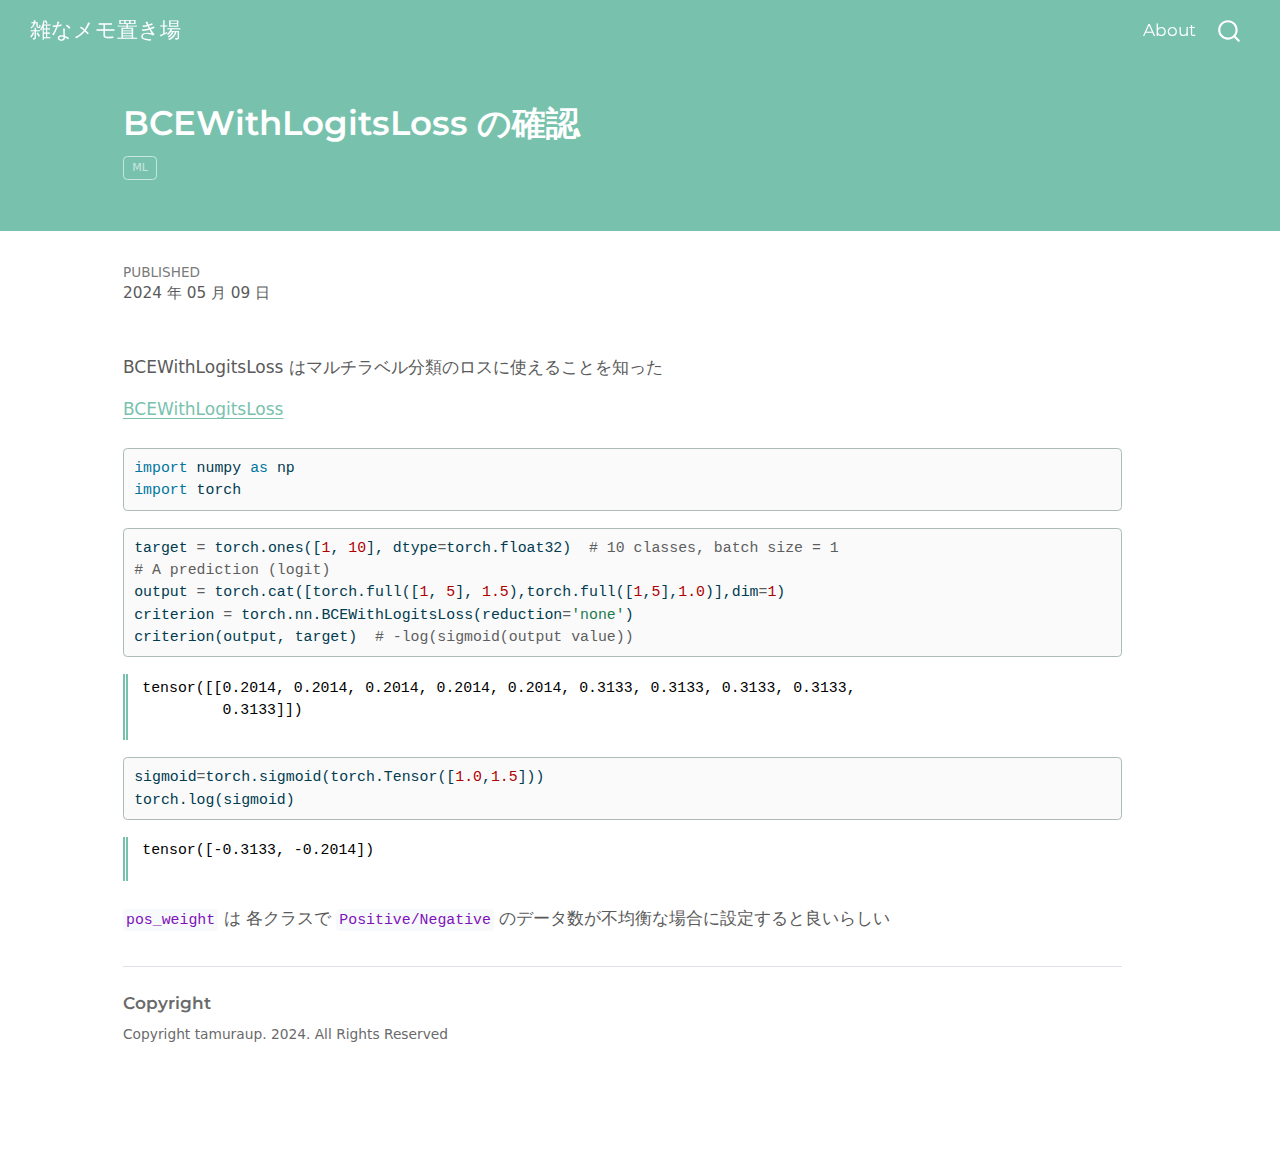
<file: posts/2024-05-09_bcewithlogitsloss_check.html>
<!DOCTYPE html>
<html xmlns="http://www.w3.org/1999/xhtml" lang="en" xml:lang="en"><head>

<meta charset="utf-8">
<meta name="generator" content="quarto-1.4.555">

<meta name="viewport" content="width=device-width, initial-scale=1.0, user-scalable=yes">


<title>雑なメモ置き場 - BCEWithLogitsLoss の確認</title>
<style>
code{white-space: pre-wrap;}
span.smallcaps{font-variant: small-caps;}
div.columns{display: flex; gap: min(4vw, 1.5em);}
div.column{flex: auto; overflow-x: auto;}
div.hanging-indent{margin-left: 1.5em; text-indent: -1.5em;}
ul.task-list{list-style: none;}
ul.task-list li input[type="checkbox"] {
  width: 0.8em;
  margin: 0 0.8em 0.2em -1em; /* quarto-specific, see https://github.com/quarto-dev/quarto-cli/issues/4556 */ 
  vertical-align: middle;
}
/* CSS for syntax highlighting */
pre > code.sourceCode { white-space: pre; position: relative; }
pre > code.sourceCode > span { line-height: 1.25; }
pre > code.sourceCode > span:empty { height: 1.2em; }
.sourceCode { overflow: visible; }
code.sourceCode > span { color: inherit; text-decoration: inherit; }
div.sourceCode { margin: 1em 0; }
pre.sourceCode { margin: 0; }
@media screen {
div.sourceCode { overflow: auto; }
}
@media print {
pre > code.sourceCode { white-space: pre-wrap; }
pre > code.sourceCode > span { text-indent: -5em; padding-left: 5em; }
}
pre.numberSource code
  { counter-reset: source-line 0; }
pre.numberSource code > span
  { position: relative; left: -4em; counter-increment: source-line; }
pre.numberSource code > span > a:first-child::before
  { content: counter(source-line);
    position: relative; left: -1em; text-align: right; vertical-align: baseline;
    border: none; display: inline-block;
    -webkit-touch-callout: none; -webkit-user-select: none;
    -khtml-user-select: none; -moz-user-select: none;
    -ms-user-select: none; user-select: none;
    padding: 0 4px; width: 4em;
  }
pre.numberSource { margin-left: 3em;  padding-left: 4px; }
div.sourceCode
  {   }
@media screen {
pre > code.sourceCode > span > a:first-child::before { text-decoration: underline; }
}
</style>


<script src="../site_libs/quarto-nav/quarto-nav.js"></script>
<script src="../site_libs/quarto-nav/headroom.min.js"></script>
<script src="../site_libs/clipboard/clipboard.min.js"></script>
<script src="../site_libs/quarto-search/autocomplete.umd.js"></script>
<script src="../site_libs/quarto-search/fuse.min.js"></script>
<script src="../site_libs/quarto-search/quarto-search.js"></script>
<meta name="quarto:offset" content="../">
<script src="../site_libs/quarto-html/quarto.js"></script>
<script src="../site_libs/quarto-html/popper.min.js"></script>
<script src="../site_libs/quarto-html/tippy.umd.min.js"></script>
<script src="../site_libs/quarto-html/anchor.min.js"></script>
<link href="../site_libs/quarto-html/tippy.css" rel="stylesheet">
<link href="../site_libs/quarto-html/quarto-syntax-highlighting.css" rel="stylesheet" id="quarto-text-highlighting-styles">
<script src="../site_libs/bootstrap/bootstrap.min.js"></script>
<link href="../site_libs/bootstrap/bootstrap-icons.css" rel="stylesheet">
<link href="../site_libs/bootstrap/bootstrap.min.css" rel="stylesheet" id="quarto-bootstrap" data-mode="light">
<script id="quarto-search-options" type="application/json">{
  "location": "navbar",
  "copy-button": false,
  "collapse-after": 3,
  "panel-placement": "end",
  "type": "overlay",
  "limit": 50,
  "keyboard-shortcut": [
    "f",
    "/",
    "s"
  ],
  "language": {
    "search-no-results-text": "No results",
    "search-matching-documents-text": "matching documents",
    "search-copy-link-title": "Copy link to search",
    "search-hide-matches-text": "Hide additional matches",
    "search-more-match-text": "more match in this document",
    "search-more-matches-text": "more matches in this document",
    "search-clear-button-title": "Clear",
    "search-text-placeholder": "",
    "search-detached-cancel-button-title": "Cancel",
    "search-submit-button-title": "Submit",
    "search-label": "Search"
  }
}</script>


<link rel="stylesheet" href="../styles.css">
</head>

<body class="nav-fixed fullcontent">

<div id="quarto-search-results"></div>
  <header id="quarto-header" class="headroom fixed-top quarto-banner">
    <nav class="navbar navbar-expand-lg " data-bs-theme="dark">
      <div class="navbar-container container-fluid">
      <div class="navbar-brand-container mx-auto">
    <a class="navbar-brand" href="../index.html">
    <span class="navbar-title">雑なメモ置き場</span>
    </a>
  </div>
            <div id="quarto-search" class="" title="Search"></div>
          <button class="navbar-toggler" type="button" data-bs-toggle="collapse" data-bs-target="#navbarCollapse" aria-controls="navbarCollapse" aria-expanded="false" aria-label="Toggle navigation" onclick="if (window.quartoToggleHeadroom) { window.quartoToggleHeadroom(); }">
  <span class="navbar-toggler-icon"></span>
</button>
          <div class="collapse navbar-collapse" id="navbarCollapse">
            <ul class="navbar-nav navbar-nav-scroll ms-auto">
  <li class="nav-item">
    <a class="nav-link" href="../about.html"> 
<span class="menu-text">About</span></a>
  </li>  
</ul>
          </div> <!-- /navcollapse -->
          <div class="quarto-navbar-tools">
</div>
      </div> <!-- /container-fluid -->
    </nav>
</header>
<!-- content -->
<header id="title-block-header" class="quarto-title-block default page-columns page-full">
  <div class="quarto-title-banner page-columns page-full">
    <div class="quarto-title column-body">
      <h1 class="title">BCEWithLogitsLoss の確認</h1>
                                <div class="quarto-categories">
                <div class="quarto-category">ml</div>
              </div>
                  </div>
  </div>
    
  
  <div class="quarto-title-meta">

      
      <div>
      <div class="quarto-title-meta-heading">Published</div>
      <div class="quarto-title-meta-contents">
        <p class="date">2024 年 05 月 09 日</p>
      </div>
    </div>
    
      
    </div>
    
  
  </header><div id="quarto-content" class="quarto-container page-columns page-rows-contents page-layout-article page-navbar">
<!-- sidebar -->
<!-- margin-sidebar -->
    
<!-- main -->
<main class="content quarto-banner-title-block" id="quarto-document-content">





<p>BCEWithLogitsLoss はマルチラベル分類のロスに使えることを知った</p>
<p><a href="https://pytorch.org/docs/stable/generated/torch.nn.BCEWithLogitsLoss.html">BCEWithLogitsLoss</a></p>
<div id="2e2e3545-6104-4e59-96e2-285461ea0d68" class="cell" data-execution_count="1">
<div class="sourceCode cell-code" id="cb1"><pre class="sourceCode python code-with-copy"><code class="sourceCode python"><span id="cb1-1"><a href="#cb1-1" aria-hidden="true" tabindex="-1"></a><span class="im">import</span> numpy <span class="im">as</span> np</span>
<span id="cb1-2"><a href="#cb1-2" aria-hidden="true" tabindex="-1"></a><span class="im">import</span> torch</span></code><button title="Copy to Clipboard" class="code-copy-button"><i class="bi"></i></button></pre></div>
</div>
<div id="ad4b8d49-c27d-4e23-b50c-81351e5171aa" class="cell" data-execution_count="2">
<div class="sourceCode cell-code" id="cb2"><pre class="sourceCode python code-with-copy"><code class="sourceCode python"><span id="cb2-1"><a href="#cb2-1" aria-hidden="true" tabindex="-1"></a>target <span class="op">=</span> torch.ones([<span class="dv">1</span>, <span class="dv">10</span>], dtype<span class="op">=</span>torch.float32)  <span class="co"># 10 classes, batch size = 1</span></span>
<span id="cb2-2"><a href="#cb2-2" aria-hidden="true" tabindex="-1"></a><span class="co"># A prediction (logit)</span></span>
<span id="cb2-3"><a href="#cb2-3" aria-hidden="true" tabindex="-1"></a>output <span class="op">=</span> torch.cat([torch.full([<span class="dv">1</span>, <span class="dv">5</span>], <span class="fl">1.5</span>),torch.full([<span class="dv">1</span>,<span class="dv">5</span>],<span class="fl">1.0</span>)],dim<span class="op">=</span><span class="dv">1</span>)</span>
<span id="cb2-4"><a href="#cb2-4" aria-hidden="true" tabindex="-1"></a>criterion <span class="op">=</span> torch.nn.BCEWithLogitsLoss(reduction<span class="op">=</span><span class="st">'none'</span>)</span>
<span id="cb2-5"><a href="#cb2-5" aria-hidden="true" tabindex="-1"></a>criterion(output, target)  <span class="co"># -log(sigmoid(output value))</span></span></code><button title="Copy to Clipboard" class="code-copy-button"><i class="bi"></i></button></pre></div>
<div class="cell-output cell-output-display" data-execution_count="2">
<pre><code>tensor([[0.2014, 0.2014, 0.2014, 0.2014, 0.2014, 0.3133, 0.3133, 0.3133, 0.3133,
         0.3133]])</code></pre>
</div>
</div>
<div id="73abecf0-4c39-4d32-98de-1a25b9f74b77" class="cell" data-execution_count="3">
<div class="sourceCode cell-code" id="cb4"><pre class="sourceCode python code-with-copy"><code class="sourceCode python"><span id="cb4-1"><a href="#cb4-1" aria-hidden="true" tabindex="-1"></a>sigmoid<span class="op">=</span>torch.sigmoid(torch.Tensor([<span class="fl">1.0</span>,<span class="fl">1.5</span>]))</span>
<span id="cb4-2"><a href="#cb4-2" aria-hidden="true" tabindex="-1"></a>torch.log(sigmoid)</span></code><button title="Copy to Clipboard" class="code-copy-button"><i class="bi"></i></button></pre></div>
<div class="cell-output cell-output-display" data-execution_count="3">
<pre><code>tensor([-0.3133, -0.2014])</code></pre>
</div>
</div>
<p><code>pos_weight</code> は 各クラスで <code>Positive/Negative</code> のデータ数が不均衡な場合に設定すると良いらしい</p>



<div id="quarto-appendix" class="default"><section class="quarto-appendix-contents" id="quarto-copyright"><h2 class="anchored quarto-appendix-heading">Copyright</h2><div class="quarto-appendix-contents"><div>Copyright tamuraup. 2024. All Rights Reserved</div></div></section></div></main> <!-- /main -->
<script id="quarto-html-after-body" type="application/javascript">
window.document.addEventListener("DOMContentLoaded", function (event) {
  const toggleBodyColorMode = (bsSheetEl) => {
    const mode = bsSheetEl.getAttribute("data-mode");
    const bodyEl = window.document.querySelector("body");
    if (mode === "dark") {
      bodyEl.classList.add("quarto-dark");
      bodyEl.classList.remove("quarto-light");
    } else {
      bodyEl.classList.add("quarto-light");
      bodyEl.classList.remove("quarto-dark");
    }
  }
  const toggleBodyColorPrimary = () => {
    const bsSheetEl = window.document.querySelector("link#quarto-bootstrap");
    if (bsSheetEl) {
      toggleBodyColorMode(bsSheetEl);
    }
  }
  toggleBodyColorPrimary();  
  const icon = "";
  const anchorJS = new window.AnchorJS();
  anchorJS.options = {
    placement: 'right',
    icon: icon
  };
  anchorJS.add('.anchored');
  const isCodeAnnotation = (el) => {
    for (const clz of el.classList) {
      if (clz.startsWith('code-annotation-')) {                     
        return true;
      }
    }
    return false;
  }
  const clipboard = new window.ClipboardJS('.code-copy-button', {
    text: function(trigger) {
      const codeEl = trigger.previousElementSibling.cloneNode(true);
      for (const childEl of codeEl.children) {
        if (isCodeAnnotation(childEl)) {
          childEl.remove();
        }
      }
      return codeEl.innerText;
    }
  });
  clipboard.on('success', function(e) {
    // button target
    const button = e.trigger;
    // don't keep focus
    button.blur();
    // flash "checked"
    button.classList.add('code-copy-button-checked');
    var currentTitle = button.getAttribute("title");
    button.setAttribute("title", "Copied!");
    let tooltip;
    if (window.bootstrap) {
      button.setAttribute("data-bs-toggle", "tooltip");
      button.setAttribute("data-bs-placement", "left");
      button.setAttribute("data-bs-title", "Copied!");
      tooltip = new bootstrap.Tooltip(button, 
        { trigger: "manual", 
          customClass: "code-copy-button-tooltip",
          offset: [0, -8]});
      tooltip.show();    
    }
    setTimeout(function() {
      if (tooltip) {
        tooltip.hide();
        button.removeAttribute("data-bs-title");
        button.removeAttribute("data-bs-toggle");
        button.removeAttribute("data-bs-placement");
      }
      button.setAttribute("title", currentTitle);
      button.classList.remove('code-copy-button-checked');
    }, 1000);
    // clear code selection
    e.clearSelection();
  });
    var localhostRegex = new RegExp(/^(?:http|https):\/\/localhost\:?[0-9]*\//);
    var mailtoRegex = new RegExp(/^mailto:/);
      var filterRegex = new RegExp("https:\/\/tamura-up\.github\.io\/memogaki\/");
    var isInternal = (href) => {
        return filterRegex.test(href) || localhostRegex.test(href) || mailtoRegex.test(href);
    }
    // Inspect non-navigation links and adorn them if external
 	var links = window.document.querySelectorAll('a[href]:not(.nav-link):not(.navbar-brand):not(.toc-action):not(.sidebar-link):not(.sidebar-item-toggle):not(.pagination-link):not(.no-external):not([aria-hidden]):not(.dropdown-item):not(.quarto-navigation-tool)');
    for (var i=0; i<links.length; i++) {
      const link = links[i];
      if (!isInternal(link.href)) {
        // undo the damage that might have been done by quarto-nav.js in the case of
        // links that we want to consider external
        if (link.dataset.originalHref !== undefined) {
          link.href = link.dataset.originalHref;
        }
      }
    }
  function tippyHover(el, contentFn, onTriggerFn, onUntriggerFn) {
    const config = {
      allowHTML: true,
      maxWidth: 500,
      delay: 100,
      arrow: false,
      appendTo: function(el) {
          return el.parentElement;
      },
      interactive: true,
      interactiveBorder: 10,
      theme: 'quarto',
      placement: 'bottom-start',
    };
    if (contentFn) {
      config.content = contentFn;
    }
    if (onTriggerFn) {
      config.onTrigger = onTriggerFn;
    }
    if (onUntriggerFn) {
      config.onUntrigger = onUntriggerFn;
    }
    window.tippy(el, config); 
  }
  const noterefs = window.document.querySelectorAll('a[role="doc-noteref"]');
  for (var i=0; i<noterefs.length; i++) {
    const ref = noterefs[i];
    tippyHover(ref, function() {
      // use id or data attribute instead here
      let href = ref.getAttribute('data-footnote-href') || ref.getAttribute('href');
      try { href = new URL(href).hash; } catch {}
      const id = href.replace(/^#\/?/, "");
      const note = window.document.getElementById(id);
      if (note) {
        return note.innerHTML;
      } else {
        return "";
      }
    });
  }
  const xrefs = window.document.querySelectorAll('a.quarto-xref');
  const processXRef = (id, note) => {
    // Strip column container classes
    const stripColumnClz = (el) => {
      el.classList.remove("page-full", "page-columns");
      if (el.children) {
        for (const child of el.children) {
          stripColumnClz(child);
        }
      }
    }
    stripColumnClz(note)
    if (id === null || id.startsWith('sec-')) {
      // Special case sections, only their first couple elements
      const container = document.createElement("div");
      if (note.children && note.children.length > 2) {
        container.appendChild(note.children[0].cloneNode(true));
        for (let i = 1; i < note.children.length; i++) {
          const child = note.children[i];
          if (child.tagName === "P" && child.innerText === "") {
            continue;
          } else {
            container.appendChild(child.cloneNode(true));
            break;
          }
        }
        if (window.Quarto?.typesetMath) {
          window.Quarto.typesetMath(container);
        }
        return container.innerHTML
      } else {
        if (window.Quarto?.typesetMath) {
          window.Quarto.typesetMath(note);
        }
        return note.innerHTML;
      }
    } else {
      // Remove any anchor links if they are present
      const anchorLink = note.querySelector('a.anchorjs-link');
      if (anchorLink) {
        anchorLink.remove();
      }
      if (window.Quarto?.typesetMath) {
        window.Quarto.typesetMath(note);
      }
      // TODO in 1.5, we should make sure this works without a callout special case
      if (note.classList.contains("callout")) {
        return note.outerHTML;
      } else {
        return note.innerHTML;
      }
    }
  }
  for (var i=0; i<xrefs.length; i++) {
    const xref = xrefs[i];
    tippyHover(xref, undefined, function(instance) {
      instance.disable();
      let url = xref.getAttribute('href');
      let hash = undefined; 
      if (url.startsWith('#')) {
        hash = url;
      } else {
        try { hash = new URL(url).hash; } catch {}
      }
      if (hash) {
        const id = hash.replace(/^#\/?/, "");
        const note = window.document.getElementById(id);
        if (note !== null) {
          try {
            const html = processXRef(id, note.cloneNode(true));
            instance.setContent(html);
          } finally {
            instance.enable();
            instance.show();
          }
        } else {
          // See if we can fetch this
          fetch(url.split('#')[0])
          .then(res => res.text())
          .then(html => {
            const parser = new DOMParser();
            const htmlDoc = parser.parseFromString(html, "text/html");
            const note = htmlDoc.getElementById(id);
            if (note !== null) {
              const html = processXRef(id, note);
              instance.setContent(html);
            } 
          }).finally(() => {
            instance.enable();
            instance.show();
          });
        }
      } else {
        // See if we can fetch a full url (with no hash to target)
        // This is a special case and we should probably do some content thinning / targeting
        fetch(url)
        .then(res => res.text())
        .then(html => {
          const parser = new DOMParser();
          const htmlDoc = parser.parseFromString(html, "text/html");
          const note = htmlDoc.querySelector('main.content');
          if (note !== null) {
            // This should only happen for chapter cross references
            // (since there is no id in the URL)
            // remove the first header
            if (note.children.length > 0 && note.children[0].tagName === "HEADER") {
              note.children[0].remove();
            }
            const html = processXRef(null, note);
            instance.setContent(html);
          } 
        }).finally(() => {
          instance.enable();
          instance.show();
        });
      }
    }, function(instance) {
    });
  }
      let selectedAnnoteEl;
      const selectorForAnnotation = ( cell, annotation) => {
        let cellAttr = 'data-code-cell="' + cell + '"';
        let lineAttr = 'data-code-annotation="' +  annotation + '"';
        const selector = 'span[' + cellAttr + '][' + lineAttr + ']';
        return selector;
      }
      const selectCodeLines = (annoteEl) => {
        const doc = window.document;
        const targetCell = annoteEl.getAttribute("data-target-cell");
        const targetAnnotation = annoteEl.getAttribute("data-target-annotation");
        const annoteSpan = window.document.querySelector(selectorForAnnotation(targetCell, targetAnnotation));
        const lines = annoteSpan.getAttribute("data-code-lines").split(",");
        const lineIds = lines.map((line) => {
          return targetCell + "-" + line;
        })
        let top = null;
        let height = null;
        let parent = null;
        if (lineIds.length > 0) {
            //compute the position of the single el (top and bottom and make a div)
            const el = window.document.getElementById(lineIds[0]);
            top = el.offsetTop;
            height = el.offsetHeight;
            parent = el.parentElement.parentElement;
          if (lineIds.length > 1) {
            const lastEl = window.document.getElementById(lineIds[lineIds.length - 1]);
            const bottom = lastEl.offsetTop + lastEl.offsetHeight;
            height = bottom - top;
          }
          if (top !== null && height !== null && parent !== null) {
            // cook up a div (if necessary) and position it 
            let div = window.document.getElementById("code-annotation-line-highlight");
            if (div === null) {
              div = window.document.createElement("div");
              div.setAttribute("id", "code-annotation-line-highlight");
              div.style.position = 'absolute';
              parent.appendChild(div);
            }
            div.style.top = top - 2 + "px";
            div.style.height = height + 4 + "px";
            div.style.left = 0;
            let gutterDiv = window.document.getElementById("code-annotation-line-highlight-gutter");
            if (gutterDiv === null) {
              gutterDiv = window.document.createElement("div");
              gutterDiv.setAttribute("id", "code-annotation-line-highlight-gutter");
              gutterDiv.style.position = 'absolute';
              const codeCell = window.document.getElementById(targetCell);
              const gutter = codeCell.querySelector('.code-annotation-gutter');
              gutter.appendChild(gutterDiv);
            }
            gutterDiv.style.top = top - 2 + "px";
            gutterDiv.style.height = height + 4 + "px";
          }
          selectedAnnoteEl = annoteEl;
        }
      };
      const unselectCodeLines = () => {
        const elementsIds = ["code-annotation-line-highlight", "code-annotation-line-highlight-gutter"];
        elementsIds.forEach((elId) => {
          const div = window.document.getElementById(elId);
          if (div) {
            div.remove();
          }
        });
        selectedAnnoteEl = undefined;
      };
        // Handle positioning of the toggle
    window.addEventListener(
      "resize",
      throttle(() => {
        elRect = undefined;
        if (selectedAnnoteEl) {
          selectCodeLines(selectedAnnoteEl);
        }
      }, 10)
    );
    function throttle(fn, ms) {
    let throttle = false;
    let timer;
      return (...args) => {
        if(!throttle) { // first call gets through
            fn.apply(this, args);
            throttle = true;
        } else { // all the others get throttled
            if(timer) clearTimeout(timer); // cancel #2
            timer = setTimeout(() => {
              fn.apply(this, args);
              timer = throttle = false;
            }, ms);
        }
      };
    }
      // Attach click handler to the DT
      const annoteDls = window.document.querySelectorAll('dt[data-target-cell]');
      for (const annoteDlNode of annoteDls) {
        annoteDlNode.addEventListener('click', (event) => {
          const clickedEl = event.target;
          if (clickedEl !== selectedAnnoteEl) {
            unselectCodeLines();
            const activeEl = window.document.querySelector('dt[data-target-cell].code-annotation-active');
            if (activeEl) {
              activeEl.classList.remove('code-annotation-active');
            }
            selectCodeLines(clickedEl);
            clickedEl.classList.add('code-annotation-active');
          } else {
            // Unselect the line
            unselectCodeLines();
            clickedEl.classList.remove('code-annotation-active');
          }
        });
      }
  const findCites = (el) => {
    const parentEl = el.parentElement;
    if (parentEl) {
      const cites = parentEl.dataset.cites;
      if (cites) {
        return {
          el,
          cites: cites.split(' ')
        };
      } else {
        return findCites(el.parentElement)
      }
    } else {
      return undefined;
    }
  };
  var bibliorefs = window.document.querySelectorAll('a[role="doc-biblioref"]');
  for (var i=0; i<bibliorefs.length; i++) {
    const ref = bibliorefs[i];
    const citeInfo = findCites(ref);
    if (citeInfo) {
      tippyHover(citeInfo.el, function() {
        var popup = window.document.createElement('div');
        citeInfo.cites.forEach(function(cite) {
          var citeDiv = window.document.createElement('div');
          citeDiv.classList.add('hanging-indent');
          citeDiv.classList.add('csl-entry');
          var biblioDiv = window.document.getElementById('ref-' + cite);
          if (biblioDiv) {
            citeDiv.innerHTML = biblioDiv.innerHTML;
          }
          popup.appendChild(citeDiv);
        });
        return popup.innerHTML;
      });
    }
  }
});
</script>
</div> <!-- /content -->




</body></html>
</file>
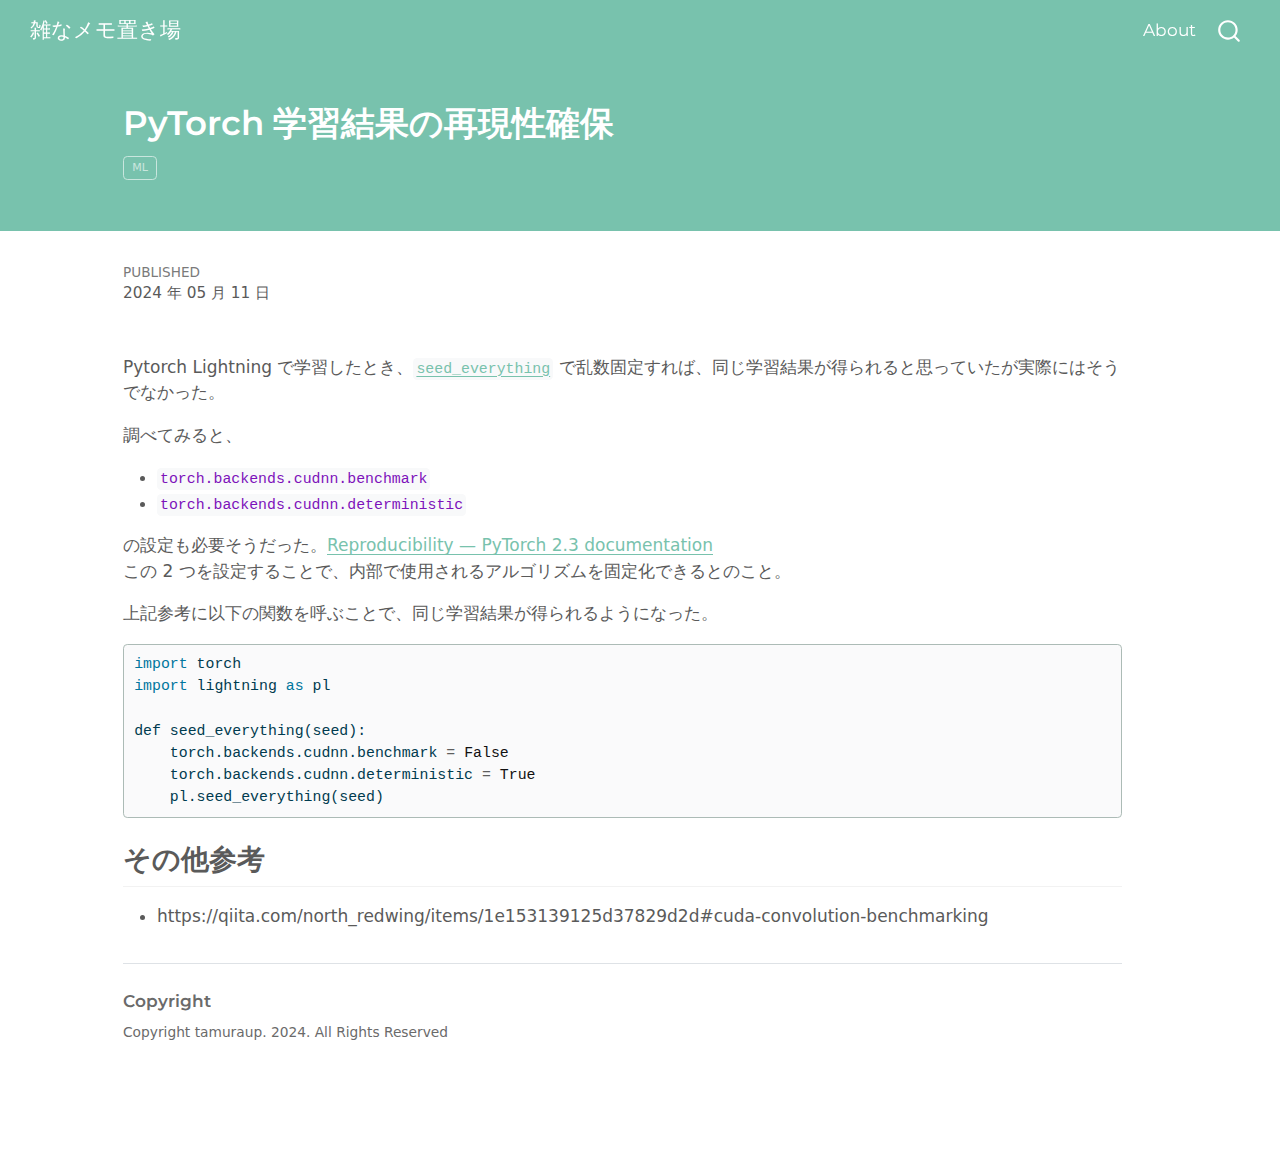
<file: posts/2024-05-11-seed_everything.html>
<!DOCTYPE html>
<html xmlns="http://www.w3.org/1999/xhtml" lang="en" xml:lang="en"><head>

<meta charset="utf-8">
<meta name="generator" content="quarto-1.4.555">

<meta name="viewport" content="width=device-width, initial-scale=1.0, user-scalable=yes">


<title>雑なメモ置き場 - PyTorch 学習結果の再現性確保</title>
<style>
code{white-space: pre-wrap;}
span.smallcaps{font-variant: small-caps;}
div.columns{display: flex; gap: min(4vw, 1.5em);}
div.column{flex: auto; overflow-x: auto;}
div.hanging-indent{margin-left: 1.5em; text-indent: -1.5em;}
ul.task-list{list-style: none;}
ul.task-list li input[type="checkbox"] {
  width: 0.8em;
  margin: 0 0.8em 0.2em -1em; /* quarto-specific, see https://github.com/quarto-dev/quarto-cli/issues/4556 */ 
  vertical-align: middle;
}
/* CSS for syntax highlighting */
pre > code.sourceCode { white-space: pre; position: relative; }
pre > code.sourceCode > span { line-height: 1.25; }
pre > code.sourceCode > span:empty { height: 1.2em; }
.sourceCode { overflow: visible; }
code.sourceCode > span { color: inherit; text-decoration: inherit; }
div.sourceCode { margin: 1em 0; }
pre.sourceCode { margin: 0; }
@media screen {
div.sourceCode { overflow: auto; }
}
@media print {
pre > code.sourceCode { white-space: pre-wrap; }
pre > code.sourceCode > span { text-indent: -5em; padding-left: 5em; }
}
pre.numberSource code
  { counter-reset: source-line 0; }
pre.numberSource code > span
  { position: relative; left: -4em; counter-increment: source-line; }
pre.numberSource code > span > a:first-child::before
  { content: counter(source-line);
    position: relative; left: -1em; text-align: right; vertical-align: baseline;
    border: none; display: inline-block;
    -webkit-touch-callout: none; -webkit-user-select: none;
    -khtml-user-select: none; -moz-user-select: none;
    -ms-user-select: none; user-select: none;
    padding: 0 4px; width: 4em;
  }
pre.numberSource { margin-left: 3em;  padding-left: 4px; }
div.sourceCode
  {   }
@media screen {
pre > code.sourceCode > span > a:first-child::before { text-decoration: underline; }
}
</style>


<script src="../site_libs/quarto-nav/quarto-nav.js"></script>
<script src="../site_libs/quarto-nav/headroom.min.js"></script>
<script src="../site_libs/clipboard/clipboard.min.js"></script>
<script src="../site_libs/quarto-search/autocomplete.umd.js"></script>
<script src="../site_libs/quarto-search/fuse.min.js"></script>
<script src="../site_libs/quarto-search/quarto-search.js"></script>
<meta name="quarto:offset" content="../">
<script src="../site_libs/quarto-html/quarto.js"></script>
<script src="../site_libs/quarto-html/popper.min.js"></script>
<script src="../site_libs/quarto-html/tippy.umd.min.js"></script>
<script src="../site_libs/quarto-html/anchor.min.js"></script>
<link href="../site_libs/quarto-html/tippy.css" rel="stylesheet">
<link href="../site_libs/quarto-html/quarto-syntax-highlighting.css" rel="stylesheet" id="quarto-text-highlighting-styles">
<script src="../site_libs/bootstrap/bootstrap.min.js"></script>
<link href="../site_libs/bootstrap/bootstrap-icons.css" rel="stylesheet">
<link href="../site_libs/bootstrap/bootstrap.min.css" rel="stylesheet" id="quarto-bootstrap" data-mode="light">
<script id="quarto-search-options" type="application/json">{
  "location": "navbar",
  "copy-button": false,
  "collapse-after": 3,
  "panel-placement": "end",
  "type": "overlay",
  "limit": 50,
  "keyboard-shortcut": [
    "f",
    "/",
    "s"
  ],
  "language": {
    "search-no-results-text": "No results",
    "search-matching-documents-text": "matching documents",
    "search-copy-link-title": "Copy link to search",
    "search-hide-matches-text": "Hide additional matches",
    "search-more-match-text": "more match in this document",
    "search-more-matches-text": "more matches in this document",
    "search-clear-button-title": "Clear",
    "search-text-placeholder": "",
    "search-detached-cancel-button-title": "Cancel",
    "search-submit-button-title": "Submit",
    "search-label": "Search"
  }
}</script>


<link rel="stylesheet" href="../styles.css">
</head>

<body class="nav-fixed fullcontent">

<div id="quarto-search-results"></div>
  <header id="quarto-header" class="headroom fixed-top quarto-banner">
    <nav class="navbar navbar-expand-lg " data-bs-theme="dark">
      <div class="navbar-container container-fluid">
      <div class="navbar-brand-container mx-auto">
    <a class="navbar-brand" href="../index.html">
    <span class="navbar-title">雑なメモ置き場</span>
    </a>
  </div>
            <div id="quarto-search" class="" title="Search"></div>
          <button class="navbar-toggler" type="button" data-bs-toggle="collapse" data-bs-target="#navbarCollapse" aria-controls="navbarCollapse" aria-expanded="false" aria-label="Toggle navigation" onclick="if (window.quartoToggleHeadroom) { window.quartoToggleHeadroom(); }">
  <span class="navbar-toggler-icon"></span>
</button>
          <div class="collapse navbar-collapse" id="navbarCollapse">
            <ul class="navbar-nav navbar-nav-scroll ms-auto">
  <li class="nav-item">
    <a class="nav-link" href="../about.html"> 
<span class="menu-text">About</span></a>
  </li>  
</ul>
          </div> <!-- /navcollapse -->
          <div class="quarto-navbar-tools">
</div>
      </div> <!-- /container-fluid -->
    </nav>
</header>
<!-- content -->
<header id="title-block-header" class="quarto-title-block default page-columns page-full">
  <div class="quarto-title-banner page-columns page-full">
    <div class="quarto-title column-body">
      <h1 class="title">PyTorch 学習結果の再現性確保</h1>
                                <div class="quarto-categories">
                <div class="quarto-category">ml</div>
              </div>
                  </div>
  </div>
    
  
  <div class="quarto-title-meta">

      
      <div>
      <div class="quarto-title-meta-heading">Published</div>
      <div class="quarto-title-meta-contents">
        <p class="date">2024 年 05 月 11 日</p>
      </div>
    </div>
    
      
    </div>
    
  
  </header><div id="quarto-content" class="quarto-container page-columns page-rows-contents page-layout-article page-navbar">
<!-- sidebar -->
<!-- margin-sidebar -->
    
<!-- main -->
<main class="content quarto-banner-title-block" id="quarto-document-content">





<p>Pytorch Lightning で学習したとき、<a href="https://pytorch-lightning.readthedocs.io/en/1.7.7/api/pytorch_lightning.utilities.seed.html#pytorch_lightning.utilities.seed.seed_everything"><code>seed_everything</code></a> で乱数固定すれば、同じ学習結果が得られると思っていたが実際にはそうでなかった。</p>
<p>調べてみると、</p>
<ul>
<li><code>torch.backends.cudnn.benchmark</code></li>
<li><code>torch.backends.cudnn.deterministic</code></li>
</ul>
<p>の設定も必要そうだった。<a href="https://pytorch.org/docs/stable/notes/randomness.html#cuda-convolution-benchmarking">Reproducibility — PyTorch 2.3 documentation</a><br>
この 2 つを設定することで、内部で使用されるアルゴリズムを固定化できるとのこと。</p>
<p>上記参考に以下の関数を呼ぶことで、同じ学習結果が得られるようになった。</p>
<div class="sourceCode" id="cb1"><pre class="sourceCode python code-with-copy"><code class="sourceCode python"><span id="cb1-1"><a href="#cb1-1" aria-hidden="true" tabindex="-1"></a><span class="im">import</span> torch</span>
<span id="cb1-2"><a href="#cb1-2" aria-hidden="true" tabindex="-1"></a><span class="im">import</span> lightning <span class="im">as</span> pl</span>
<span id="cb1-3"><a href="#cb1-3" aria-hidden="true" tabindex="-1"></a></span>
<span id="cb1-4"><a href="#cb1-4" aria-hidden="true" tabindex="-1"></a><span class="kw">def</span> seed_everything(seed):</span>
<span id="cb1-5"><a href="#cb1-5" aria-hidden="true" tabindex="-1"></a>    torch.backends.cudnn.benchmark <span class="op">=</span> <span class="va">False</span></span>
<span id="cb1-6"><a href="#cb1-6" aria-hidden="true" tabindex="-1"></a>    torch.backends.cudnn.deterministic <span class="op">=</span> <span class="va">True</span></span>
<span id="cb1-7"><a href="#cb1-7" aria-hidden="true" tabindex="-1"></a>    pl.seed_everything(seed)</span></code><button title="Copy to Clipboard" class="code-copy-button"><i class="bi"></i></button></pre></div>
<section id="その他参考" class="level2">
<h2 class="anchored" data-anchor-id="その他参考">その他参考</h2>
<ul>
<li>https://qiita.com/north_redwing/items/1e153139125d37829d2d#cuda-convolution-benchmarking</li>
</ul>


</section>

<div id="quarto-appendix" class="default"><section class="quarto-appendix-contents" id="quarto-copyright"><h2 class="anchored quarto-appendix-heading">Copyright</h2><div class="quarto-appendix-contents"><div>Copyright tamuraup. 2024. All Rights Reserved</div></div></section></div></main> <!-- /main -->
<script id="quarto-html-after-body" type="application/javascript">
window.document.addEventListener("DOMContentLoaded", function (event) {
  const toggleBodyColorMode = (bsSheetEl) => {
    const mode = bsSheetEl.getAttribute("data-mode");
    const bodyEl = window.document.querySelector("body");
    if (mode === "dark") {
      bodyEl.classList.add("quarto-dark");
      bodyEl.classList.remove("quarto-light");
    } else {
      bodyEl.classList.add("quarto-light");
      bodyEl.classList.remove("quarto-dark");
    }
  }
  const toggleBodyColorPrimary = () => {
    const bsSheetEl = window.document.querySelector("link#quarto-bootstrap");
    if (bsSheetEl) {
      toggleBodyColorMode(bsSheetEl);
    }
  }
  toggleBodyColorPrimary();  
  const icon = "";
  const anchorJS = new window.AnchorJS();
  anchorJS.options = {
    placement: 'right',
    icon: icon
  };
  anchorJS.add('.anchored');
  const isCodeAnnotation = (el) => {
    for (const clz of el.classList) {
      if (clz.startsWith('code-annotation-')) {                     
        return true;
      }
    }
    return false;
  }
  const clipboard = new window.ClipboardJS('.code-copy-button', {
    text: function(trigger) {
      const codeEl = trigger.previousElementSibling.cloneNode(true);
      for (const childEl of codeEl.children) {
        if (isCodeAnnotation(childEl)) {
          childEl.remove();
        }
      }
      return codeEl.innerText;
    }
  });
  clipboard.on('success', function(e) {
    // button target
    const button = e.trigger;
    // don't keep focus
    button.blur();
    // flash "checked"
    button.classList.add('code-copy-button-checked');
    var currentTitle = button.getAttribute("title");
    button.setAttribute("title", "Copied!");
    let tooltip;
    if (window.bootstrap) {
      button.setAttribute("data-bs-toggle", "tooltip");
      button.setAttribute("data-bs-placement", "left");
      button.setAttribute("data-bs-title", "Copied!");
      tooltip = new bootstrap.Tooltip(button, 
        { trigger: "manual", 
          customClass: "code-copy-button-tooltip",
          offset: [0, -8]});
      tooltip.show();    
    }
    setTimeout(function() {
      if (tooltip) {
        tooltip.hide();
        button.removeAttribute("data-bs-title");
        button.removeAttribute("data-bs-toggle");
        button.removeAttribute("data-bs-placement");
      }
      button.setAttribute("title", currentTitle);
      button.classList.remove('code-copy-button-checked');
    }, 1000);
    // clear code selection
    e.clearSelection();
  });
    var localhostRegex = new RegExp(/^(?:http|https):\/\/localhost\:?[0-9]*\//);
    var mailtoRegex = new RegExp(/^mailto:/);
      var filterRegex = new RegExp("https:\/\/tamura-up\.github\.io\/memogaki\/");
    var isInternal = (href) => {
        return filterRegex.test(href) || localhostRegex.test(href) || mailtoRegex.test(href);
    }
    // Inspect non-navigation links and adorn them if external
 	var links = window.document.querySelectorAll('a[href]:not(.nav-link):not(.navbar-brand):not(.toc-action):not(.sidebar-link):not(.sidebar-item-toggle):not(.pagination-link):not(.no-external):not([aria-hidden]):not(.dropdown-item):not(.quarto-navigation-tool)');
    for (var i=0; i<links.length; i++) {
      const link = links[i];
      if (!isInternal(link.href)) {
        // undo the damage that might have been done by quarto-nav.js in the case of
        // links that we want to consider external
        if (link.dataset.originalHref !== undefined) {
          link.href = link.dataset.originalHref;
        }
      }
    }
  function tippyHover(el, contentFn, onTriggerFn, onUntriggerFn) {
    const config = {
      allowHTML: true,
      maxWidth: 500,
      delay: 100,
      arrow: false,
      appendTo: function(el) {
          return el.parentElement;
      },
      interactive: true,
      interactiveBorder: 10,
      theme: 'quarto',
      placement: 'bottom-start',
    };
    if (contentFn) {
      config.content = contentFn;
    }
    if (onTriggerFn) {
      config.onTrigger = onTriggerFn;
    }
    if (onUntriggerFn) {
      config.onUntrigger = onUntriggerFn;
    }
    window.tippy(el, config); 
  }
  const noterefs = window.document.querySelectorAll('a[role="doc-noteref"]');
  for (var i=0; i<noterefs.length; i++) {
    const ref = noterefs[i];
    tippyHover(ref, function() {
      // use id or data attribute instead here
      let href = ref.getAttribute('data-footnote-href') || ref.getAttribute('href');
      try { href = new URL(href).hash; } catch {}
      const id = href.replace(/^#\/?/, "");
      const note = window.document.getElementById(id);
      if (note) {
        return note.innerHTML;
      } else {
        return "";
      }
    });
  }
  const xrefs = window.document.querySelectorAll('a.quarto-xref');
  const processXRef = (id, note) => {
    // Strip column container classes
    const stripColumnClz = (el) => {
      el.classList.remove("page-full", "page-columns");
      if (el.children) {
        for (const child of el.children) {
          stripColumnClz(child);
        }
      }
    }
    stripColumnClz(note)
    if (id === null || id.startsWith('sec-')) {
      // Special case sections, only their first couple elements
      const container = document.createElement("div");
      if (note.children && note.children.length > 2) {
        container.appendChild(note.children[0].cloneNode(true));
        for (let i = 1; i < note.children.length; i++) {
          const child = note.children[i];
          if (child.tagName === "P" && child.innerText === "") {
            continue;
          } else {
            container.appendChild(child.cloneNode(true));
            break;
          }
        }
        if (window.Quarto?.typesetMath) {
          window.Quarto.typesetMath(container);
        }
        return container.innerHTML
      } else {
        if (window.Quarto?.typesetMath) {
          window.Quarto.typesetMath(note);
        }
        return note.innerHTML;
      }
    } else {
      // Remove any anchor links if they are present
      const anchorLink = note.querySelector('a.anchorjs-link');
      if (anchorLink) {
        anchorLink.remove();
      }
      if (window.Quarto?.typesetMath) {
        window.Quarto.typesetMath(note);
      }
      // TODO in 1.5, we should make sure this works without a callout special case
      if (note.classList.contains("callout")) {
        return note.outerHTML;
      } else {
        return note.innerHTML;
      }
    }
  }
  for (var i=0; i<xrefs.length; i++) {
    const xref = xrefs[i];
    tippyHover(xref, undefined, function(instance) {
      instance.disable();
      let url = xref.getAttribute('href');
      let hash = undefined; 
      if (url.startsWith('#')) {
        hash = url;
      } else {
        try { hash = new URL(url).hash; } catch {}
      }
      if (hash) {
        const id = hash.replace(/^#\/?/, "");
        const note = window.document.getElementById(id);
        if (note !== null) {
          try {
            const html = processXRef(id, note.cloneNode(true));
            instance.setContent(html);
          } finally {
            instance.enable();
            instance.show();
          }
        } else {
          // See if we can fetch this
          fetch(url.split('#')[0])
          .then(res => res.text())
          .then(html => {
            const parser = new DOMParser();
            const htmlDoc = parser.parseFromString(html, "text/html");
            const note = htmlDoc.getElementById(id);
            if (note !== null) {
              const html = processXRef(id, note);
              instance.setContent(html);
            } 
          }).finally(() => {
            instance.enable();
            instance.show();
          });
        }
      } else {
        // See if we can fetch a full url (with no hash to target)
        // This is a special case and we should probably do some content thinning / targeting
        fetch(url)
        .then(res => res.text())
        .then(html => {
          const parser = new DOMParser();
          const htmlDoc = parser.parseFromString(html, "text/html");
          const note = htmlDoc.querySelector('main.content');
          if (note !== null) {
            // This should only happen for chapter cross references
            // (since there is no id in the URL)
            // remove the first header
            if (note.children.length > 0 && note.children[0].tagName === "HEADER") {
              note.children[0].remove();
            }
            const html = processXRef(null, note);
            instance.setContent(html);
          } 
        }).finally(() => {
          instance.enable();
          instance.show();
        });
      }
    }, function(instance) {
    });
  }
      let selectedAnnoteEl;
      const selectorForAnnotation = ( cell, annotation) => {
        let cellAttr = 'data-code-cell="' + cell + '"';
        let lineAttr = 'data-code-annotation="' +  annotation + '"';
        const selector = 'span[' + cellAttr + '][' + lineAttr + ']';
        return selector;
      }
      const selectCodeLines = (annoteEl) => {
        const doc = window.document;
        const targetCell = annoteEl.getAttribute("data-target-cell");
        const targetAnnotation = annoteEl.getAttribute("data-target-annotation");
        const annoteSpan = window.document.querySelector(selectorForAnnotation(targetCell, targetAnnotation));
        const lines = annoteSpan.getAttribute("data-code-lines").split(",");
        const lineIds = lines.map((line) => {
          return targetCell + "-" + line;
        })
        let top = null;
        let height = null;
        let parent = null;
        if (lineIds.length > 0) {
            //compute the position of the single el (top and bottom and make a div)
            const el = window.document.getElementById(lineIds[0]);
            top = el.offsetTop;
            height = el.offsetHeight;
            parent = el.parentElement.parentElement;
          if (lineIds.length > 1) {
            const lastEl = window.document.getElementById(lineIds[lineIds.length - 1]);
            const bottom = lastEl.offsetTop + lastEl.offsetHeight;
            height = bottom - top;
          }
          if (top !== null && height !== null && parent !== null) {
            // cook up a div (if necessary) and position it 
            let div = window.document.getElementById("code-annotation-line-highlight");
            if (div === null) {
              div = window.document.createElement("div");
              div.setAttribute("id", "code-annotation-line-highlight");
              div.style.position = 'absolute';
              parent.appendChild(div);
            }
            div.style.top = top - 2 + "px";
            div.style.height = height + 4 + "px";
            div.style.left = 0;
            let gutterDiv = window.document.getElementById("code-annotation-line-highlight-gutter");
            if (gutterDiv === null) {
              gutterDiv = window.document.createElement("div");
              gutterDiv.setAttribute("id", "code-annotation-line-highlight-gutter");
              gutterDiv.style.position = 'absolute';
              const codeCell = window.document.getElementById(targetCell);
              const gutter = codeCell.querySelector('.code-annotation-gutter');
              gutter.appendChild(gutterDiv);
            }
            gutterDiv.style.top = top - 2 + "px";
            gutterDiv.style.height = height + 4 + "px";
          }
          selectedAnnoteEl = annoteEl;
        }
      };
      const unselectCodeLines = () => {
        const elementsIds = ["code-annotation-line-highlight", "code-annotation-line-highlight-gutter"];
        elementsIds.forEach((elId) => {
          const div = window.document.getElementById(elId);
          if (div) {
            div.remove();
          }
        });
        selectedAnnoteEl = undefined;
      };
        // Handle positioning of the toggle
    window.addEventListener(
      "resize",
      throttle(() => {
        elRect = undefined;
        if (selectedAnnoteEl) {
          selectCodeLines(selectedAnnoteEl);
        }
      }, 10)
    );
    function throttle(fn, ms) {
    let throttle = false;
    let timer;
      return (...args) => {
        if(!throttle) { // first call gets through
            fn.apply(this, args);
            throttle = true;
        } else { // all the others get throttled
            if(timer) clearTimeout(timer); // cancel #2
            timer = setTimeout(() => {
              fn.apply(this, args);
              timer = throttle = false;
            }, ms);
        }
      };
    }
      // Attach click handler to the DT
      const annoteDls = window.document.querySelectorAll('dt[data-target-cell]');
      for (const annoteDlNode of annoteDls) {
        annoteDlNode.addEventListener('click', (event) => {
          const clickedEl = event.target;
          if (clickedEl !== selectedAnnoteEl) {
            unselectCodeLines();
            const activeEl = window.document.querySelector('dt[data-target-cell].code-annotation-active');
            if (activeEl) {
              activeEl.classList.remove('code-annotation-active');
            }
            selectCodeLines(clickedEl);
            clickedEl.classList.add('code-annotation-active');
          } else {
            // Unselect the line
            unselectCodeLines();
            clickedEl.classList.remove('code-annotation-active');
          }
        });
      }
  const findCites = (el) => {
    const parentEl = el.parentElement;
    if (parentEl) {
      const cites = parentEl.dataset.cites;
      if (cites) {
        return {
          el,
          cites: cites.split(' ')
        };
      } else {
        return findCites(el.parentElement)
      }
    } else {
      return undefined;
    }
  };
  var bibliorefs = window.document.querySelectorAll('a[role="doc-biblioref"]');
  for (var i=0; i<bibliorefs.length; i++) {
    const ref = bibliorefs[i];
    const citeInfo = findCites(ref);
    if (citeInfo) {
      tippyHover(citeInfo.el, function() {
        var popup = window.document.createElement('div');
        citeInfo.cites.forEach(function(cite) {
          var citeDiv = window.document.createElement('div');
          citeDiv.classList.add('hanging-indent');
          citeDiv.classList.add('csl-entry');
          var biblioDiv = window.document.getElementById('ref-' + cite);
          if (biblioDiv) {
            citeDiv.innerHTML = biblioDiv.innerHTML;
          }
          popup.appendChild(citeDiv);
        });
        return popup.innerHTML;
      });
    }
  }
});
</script>
</div> <!-- /content -->




</body></html>
</file>
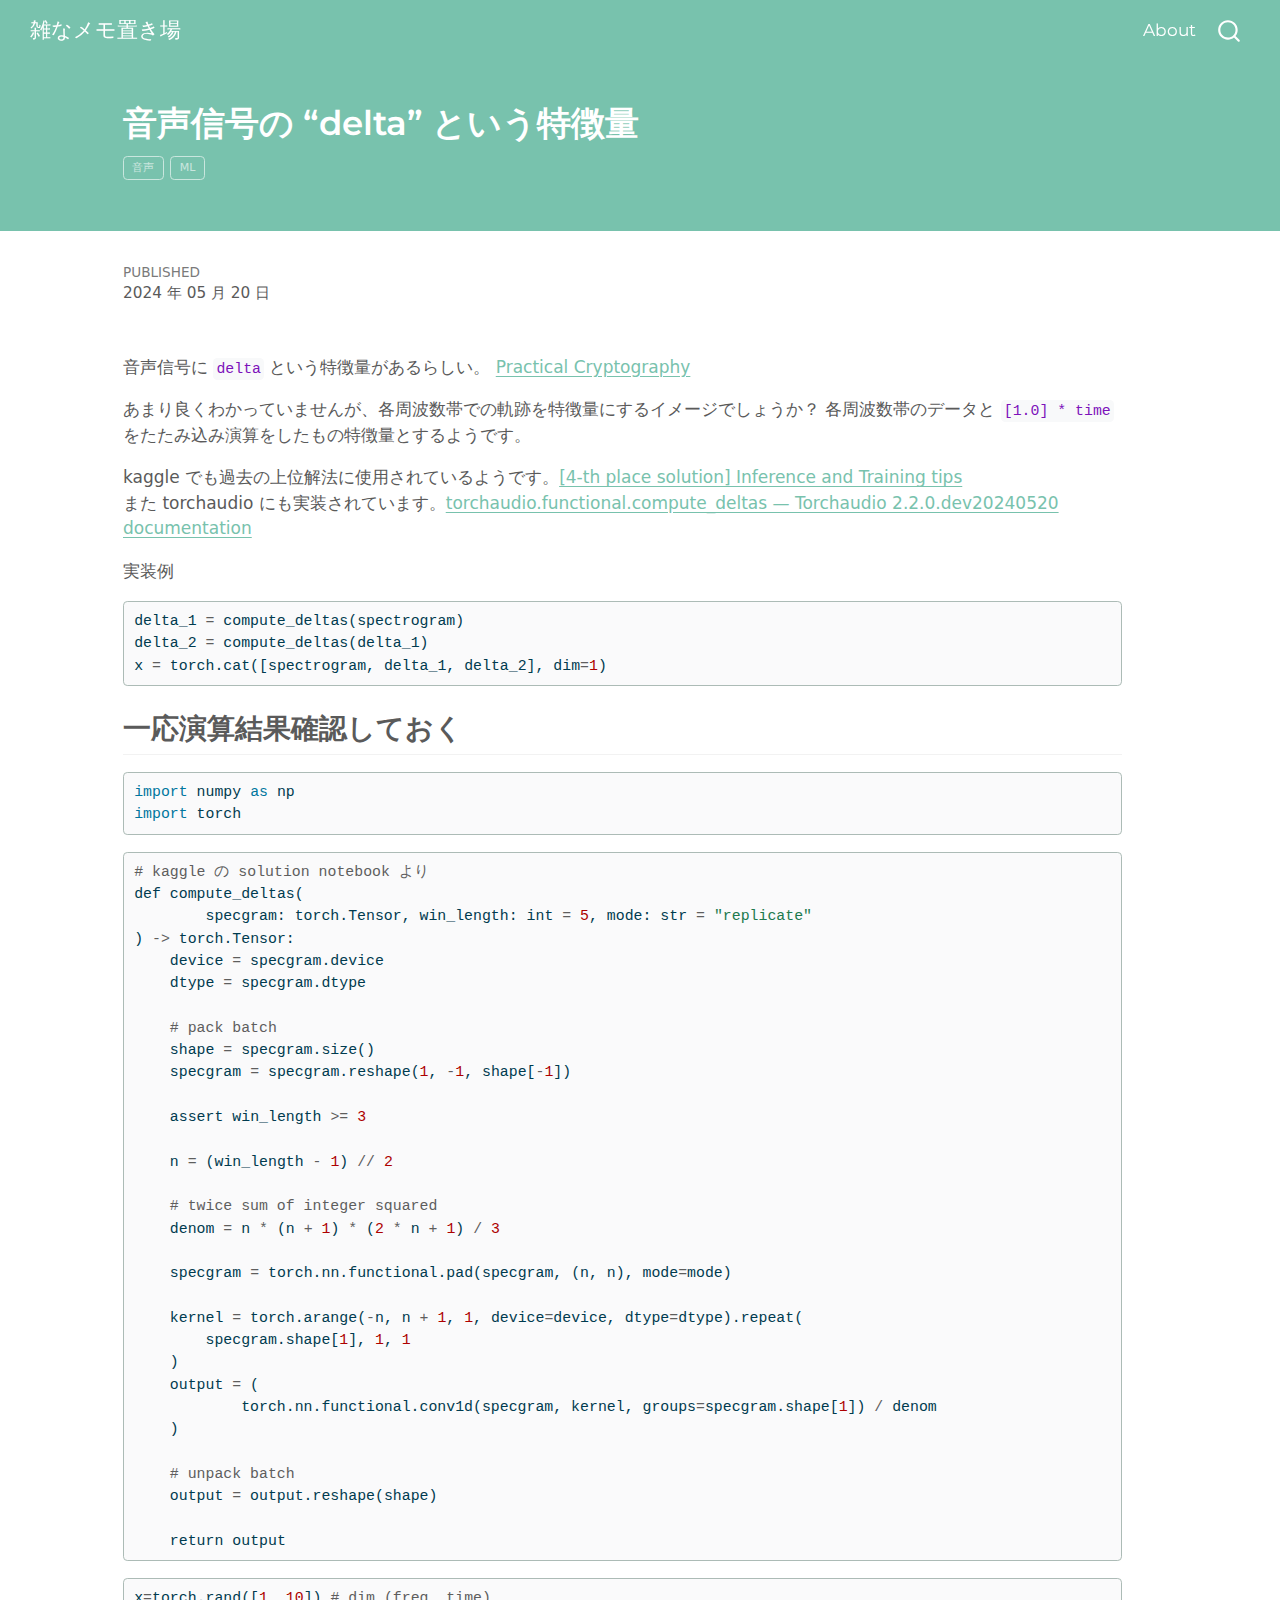
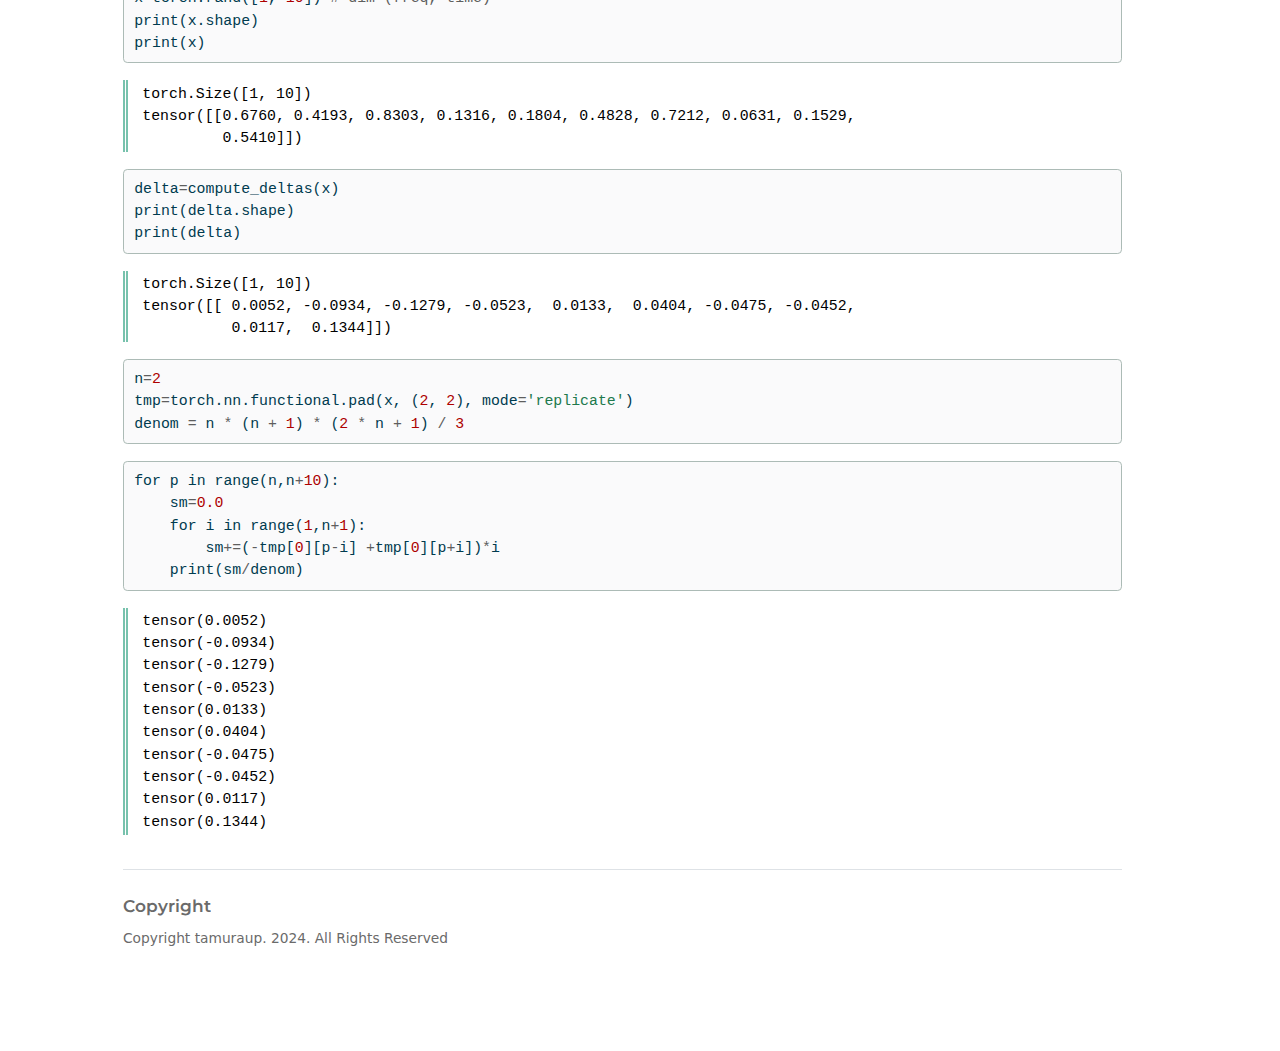
<file: posts/2024-05-20_compute_delta.html>
<!DOCTYPE html>
<html xmlns="http://www.w3.org/1999/xhtml" lang="en" xml:lang="en"><head>

<meta charset="utf-8">
<meta name="generator" content="quarto-1.4.555">

<meta name="viewport" content="width=device-width, initial-scale=1.0, user-scalable=yes">


<title>雑なメモ置き場 - 音声信号の “delta” という特徴量</title>
<style>
code{white-space: pre-wrap;}
span.smallcaps{font-variant: small-caps;}
div.columns{display: flex; gap: min(4vw, 1.5em);}
div.column{flex: auto; overflow-x: auto;}
div.hanging-indent{margin-left: 1.5em; text-indent: -1.5em;}
ul.task-list{list-style: none;}
ul.task-list li input[type="checkbox"] {
  width: 0.8em;
  margin: 0 0.8em 0.2em -1em; /* quarto-specific, see https://github.com/quarto-dev/quarto-cli/issues/4556 */ 
  vertical-align: middle;
}
/* CSS for syntax highlighting */
pre > code.sourceCode { white-space: pre; position: relative; }
pre > code.sourceCode > span { line-height: 1.25; }
pre > code.sourceCode > span:empty { height: 1.2em; }
.sourceCode { overflow: visible; }
code.sourceCode > span { color: inherit; text-decoration: inherit; }
div.sourceCode { margin: 1em 0; }
pre.sourceCode { margin: 0; }
@media screen {
div.sourceCode { overflow: auto; }
}
@media print {
pre > code.sourceCode { white-space: pre-wrap; }
pre > code.sourceCode > span { text-indent: -5em; padding-left: 5em; }
}
pre.numberSource code
  { counter-reset: source-line 0; }
pre.numberSource code > span
  { position: relative; left: -4em; counter-increment: source-line; }
pre.numberSource code > span > a:first-child::before
  { content: counter(source-line);
    position: relative; left: -1em; text-align: right; vertical-align: baseline;
    border: none; display: inline-block;
    -webkit-touch-callout: none; -webkit-user-select: none;
    -khtml-user-select: none; -moz-user-select: none;
    -ms-user-select: none; user-select: none;
    padding: 0 4px; width: 4em;
  }
pre.numberSource { margin-left: 3em;  padding-left: 4px; }
div.sourceCode
  {   }
@media screen {
pre > code.sourceCode > span > a:first-child::before { text-decoration: underline; }
}
</style>


<script src="../site_libs/quarto-nav/quarto-nav.js"></script>
<script src="../site_libs/quarto-nav/headroom.min.js"></script>
<script src="../site_libs/clipboard/clipboard.min.js"></script>
<script src="../site_libs/quarto-search/autocomplete.umd.js"></script>
<script src="../site_libs/quarto-search/fuse.min.js"></script>
<script src="../site_libs/quarto-search/quarto-search.js"></script>
<meta name="quarto:offset" content="../">
<script src="../site_libs/quarto-html/quarto.js"></script>
<script src="../site_libs/quarto-html/popper.min.js"></script>
<script src="../site_libs/quarto-html/tippy.umd.min.js"></script>
<script src="../site_libs/quarto-html/anchor.min.js"></script>
<link href="../site_libs/quarto-html/tippy.css" rel="stylesheet">
<link href="../site_libs/quarto-html/quarto-syntax-highlighting.css" rel="stylesheet" id="quarto-text-highlighting-styles">
<script src="../site_libs/bootstrap/bootstrap.min.js"></script>
<link href="../site_libs/bootstrap/bootstrap-icons.css" rel="stylesheet">
<link href="../site_libs/bootstrap/bootstrap.min.css" rel="stylesheet" id="quarto-bootstrap" data-mode="light">
<script id="quarto-search-options" type="application/json">{
  "location": "navbar",
  "copy-button": false,
  "collapse-after": 3,
  "panel-placement": "end",
  "type": "overlay",
  "limit": 50,
  "keyboard-shortcut": [
    "f",
    "/",
    "s"
  ],
  "language": {
    "search-no-results-text": "No results",
    "search-matching-documents-text": "matching documents",
    "search-copy-link-title": "Copy link to search",
    "search-hide-matches-text": "Hide additional matches",
    "search-more-match-text": "more match in this document",
    "search-more-matches-text": "more matches in this document",
    "search-clear-button-title": "Clear",
    "search-text-placeholder": "",
    "search-detached-cancel-button-title": "Cancel",
    "search-submit-button-title": "Submit",
    "search-label": "Search"
  }
}</script>


<link rel="stylesheet" href="../styles.css">
</head>

<body class="nav-fixed fullcontent">

<div id="quarto-search-results"></div>
  <header id="quarto-header" class="headroom fixed-top quarto-banner">
    <nav class="navbar navbar-expand-lg " data-bs-theme="dark">
      <div class="navbar-container container-fluid">
      <div class="navbar-brand-container mx-auto">
    <a class="navbar-brand" href="../index.html">
    <span class="navbar-title">雑なメモ置き場</span>
    </a>
  </div>
            <div id="quarto-search" class="" title="Search"></div>
          <button class="navbar-toggler" type="button" data-bs-toggle="collapse" data-bs-target="#navbarCollapse" aria-controls="navbarCollapse" aria-expanded="false" aria-label="Toggle navigation" onclick="if (window.quartoToggleHeadroom) { window.quartoToggleHeadroom(); }">
  <span class="navbar-toggler-icon"></span>
</button>
          <div class="collapse navbar-collapse" id="navbarCollapse">
            <ul class="navbar-nav navbar-nav-scroll ms-auto">
  <li class="nav-item">
    <a class="nav-link" href="../about.html"> 
<span class="menu-text">About</span></a>
  </li>  
</ul>
          </div> <!-- /navcollapse -->
          <div class="quarto-navbar-tools">
</div>
      </div> <!-- /container-fluid -->
    </nav>
</header>
<!-- content -->
<header id="title-block-header" class="quarto-title-block default page-columns page-full">
  <div class="quarto-title-banner page-columns page-full">
    <div class="quarto-title column-body">
      <h1 class="title">音声信号の “delta” という特徴量</h1>
                                <div class="quarto-categories">
                <div class="quarto-category">音声</div>
                <div class="quarto-category">ml</div>
              </div>
                  </div>
  </div>
    
  
  <div class="quarto-title-meta">

      
      <div>
      <div class="quarto-title-meta-heading">Published</div>
      <div class="quarto-title-meta-contents">
        <p class="date">2024 年 05 月 20 日</p>
      </div>
    </div>
    
      
    </div>
    
  
  </header><div id="quarto-content" class="quarto-container page-columns page-rows-contents page-layout-article page-navbar">
<!-- sidebar -->
<!-- margin-sidebar -->
    
<!-- main -->
<main class="content quarto-banner-title-block" id="quarto-document-content">





<p>音声信号に <code>delta</code> という特徴量があるらしい。 <a href="http://practicalcryptography.com/miscellaneous/machine-learning/guide-mel-frequency-cepstral-coefficients-mfccs/#deltas-and-delta-deltas">Practical Cryptography</a></p>
<p>あまり良くわかっていませんが、各周波数帯での軌跡を特徴量にするイメージでしょうか？ 各周波数帯のデータと <code>[1.0] * time</code> をたたみ込み演算をしたもの特徴量とするようです。</p>
<p>kaggle でも過去の上位解法に使用されているようです。<a href="https://www.kaggle.com/code/vladimirsydor/4-th-place-solution-inference-and-training-tips">[4-th place solution] Inference and Training tips</a><br>
また torchaudio にも実装されています。<a href="https://pytorch.org/audio/main/generated/torchaudio.functional.compute_deltas.html">torchaudio.functional.compute_deltas — Torchaudio 2.2.0.dev20240520 documentation</a></p>
<p>実装例</p>
<div class="sourceCode" id="cb1"><pre class="sourceCode python code-with-copy"><code class="sourceCode python"><span id="cb1-1"><a href="#cb1-1" aria-hidden="true" tabindex="-1"></a>delta_1 <span class="op">=</span> compute_deltas(spectrogram)</span>
<span id="cb1-2"><a href="#cb1-2" aria-hidden="true" tabindex="-1"></a>delta_2 <span class="op">=</span> compute_deltas(delta_1)</span>
<span id="cb1-3"><a href="#cb1-3" aria-hidden="true" tabindex="-1"></a>x <span class="op">=</span> torch.cat([spectrogram, delta_1, delta_2], dim<span class="op">=</span><span class="dv">1</span>)</span></code><button title="Copy to Clipboard" class="code-copy-button"><i class="bi"></i></button></pre></div>
<section id="一応演算結果確認しておく" class="level2">
<h2 class="anchored" data-anchor-id="一応演算結果確認しておく">一応演算結果確認しておく</h2>
<div id="3f30cc49-40c2-4dba-a217-e258e8856d73" class="cell" data-execution_count="1">
<div class="sourceCode cell-code" id="cb2"><pre class="sourceCode python code-with-copy"><code class="sourceCode python"><span id="cb2-1"><a href="#cb2-1" aria-hidden="true" tabindex="-1"></a><span class="im">import</span> numpy <span class="im">as</span> np</span>
<span id="cb2-2"><a href="#cb2-2" aria-hidden="true" tabindex="-1"></a><span class="im">import</span> torch</span></code><button title="Copy to Clipboard" class="code-copy-button"><i class="bi"></i></button></pre></div>
</div>
<div id="f3c9a252-6dcd-4cd2-a060-386e3880c965" class="cell" data-execution_count="2">
<div class="sourceCode cell-code" id="cb3"><pre class="sourceCode python code-with-copy"><code class="sourceCode python"><span id="cb3-1"><a href="#cb3-1" aria-hidden="true" tabindex="-1"></a><span class="co"># kaggle の solution notebook より</span></span>
<span id="cb3-2"><a href="#cb3-2" aria-hidden="true" tabindex="-1"></a><span class="kw">def</span> compute_deltas(</span>
<span id="cb3-3"><a href="#cb3-3" aria-hidden="true" tabindex="-1"></a>        specgram: torch.Tensor, win_length: <span class="bu">int</span> <span class="op">=</span> <span class="dv">5</span>, mode: <span class="bu">str</span> <span class="op">=</span> <span class="st">"replicate"</span></span>
<span id="cb3-4"><a href="#cb3-4" aria-hidden="true" tabindex="-1"></a>) <span class="op">-&gt;</span> torch.Tensor:</span>
<span id="cb3-5"><a href="#cb3-5" aria-hidden="true" tabindex="-1"></a>    device <span class="op">=</span> specgram.device</span>
<span id="cb3-6"><a href="#cb3-6" aria-hidden="true" tabindex="-1"></a>    dtype <span class="op">=</span> specgram.dtype</span>
<span id="cb3-7"><a href="#cb3-7" aria-hidden="true" tabindex="-1"></a></span>
<span id="cb3-8"><a href="#cb3-8" aria-hidden="true" tabindex="-1"></a>    <span class="co"># pack batch</span></span>
<span id="cb3-9"><a href="#cb3-9" aria-hidden="true" tabindex="-1"></a>    shape <span class="op">=</span> specgram.size()</span>
<span id="cb3-10"><a href="#cb3-10" aria-hidden="true" tabindex="-1"></a>    specgram <span class="op">=</span> specgram.reshape(<span class="dv">1</span>, <span class="op">-</span><span class="dv">1</span>, shape[<span class="op">-</span><span class="dv">1</span>])</span>
<span id="cb3-11"><a href="#cb3-11" aria-hidden="true" tabindex="-1"></a></span>
<span id="cb3-12"><a href="#cb3-12" aria-hidden="true" tabindex="-1"></a>    <span class="cf">assert</span> win_length <span class="op">&gt;=</span> <span class="dv">3</span></span>
<span id="cb3-13"><a href="#cb3-13" aria-hidden="true" tabindex="-1"></a></span>
<span id="cb3-14"><a href="#cb3-14" aria-hidden="true" tabindex="-1"></a>    n <span class="op">=</span> (win_length <span class="op">-</span> <span class="dv">1</span>) <span class="op">//</span> <span class="dv">2</span></span>
<span id="cb3-15"><a href="#cb3-15" aria-hidden="true" tabindex="-1"></a></span>
<span id="cb3-16"><a href="#cb3-16" aria-hidden="true" tabindex="-1"></a>    <span class="co"># twice sum of integer squared</span></span>
<span id="cb3-17"><a href="#cb3-17" aria-hidden="true" tabindex="-1"></a>    denom <span class="op">=</span> n <span class="op">*</span> (n <span class="op">+</span> <span class="dv">1</span>) <span class="op">*</span> (<span class="dv">2</span> <span class="op">*</span> n <span class="op">+</span> <span class="dv">1</span>) <span class="op">/</span> <span class="dv">3</span></span>
<span id="cb3-18"><a href="#cb3-18" aria-hidden="true" tabindex="-1"></a></span>
<span id="cb3-19"><a href="#cb3-19" aria-hidden="true" tabindex="-1"></a>    specgram <span class="op">=</span> torch.nn.functional.pad(specgram, (n, n), mode<span class="op">=</span>mode)</span>
<span id="cb3-20"><a href="#cb3-20" aria-hidden="true" tabindex="-1"></a></span>
<span id="cb3-21"><a href="#cb3-21" aria-hidden="true" tabindex="-1"></a>    kernel <span class="op">=</span> torch.arange(<span class="op">-</span>n, n <span class="op">+</span> <span class="dv">1</span>, <span class="dv">1</span>, device<span class="op">=</span>device, dtype<span class="op">=</span>dtype).repeat(</span>
<span id="cb3-22"><a href="#cb3-22" aria-hidden="true" tabindex="-1"></a>        specgram.shape[<span class="dv">1</span>], <span class="dv">1</span>, <span class="dv">1</span></span>
<span id="cb3-23"><a href="#cb3-23" aria-hidden="true" tabindex="-1"></a>    )</span>
<span id="cb3-24"><a href="#cb3-24" aria-hidden="true" tabindex="-1"></a>    output <span class="op">=</span> (</span>
<span id="cb3-25"><a href="#cb3-25" aria-hidden="true" tabindex="-1"></a>            torch.nn.functional.conv1d(specgram, kernel, groups<span class="op">=</span>specgram.shape[<span class="dv">1</span>]) <span class="op">/</span> denom</span>
<span id="cb3-26"><a href="#cb3-26" aria-hidden="true" tabindex="-1"></a>    )</span>
<span id="cb3-27"><a href="#cb3-27" aria-hidden="true" tabindex="-1"></a></span>
<span id="cb3-28"><a href="#cb3-28" aria-hidden="true" tabindex="-1"></a>    <span class="co"># unpack batch</span></span>
<span id="cb3-29"><a href="#cb3-29" aria-hidden="true" tabindex="-1"></a>    output <span class="op">=</span> output.reshape(shape)</span>
<span id="cb3-30"><a href="#cb3-30" aria-hidden="true" tabindex="-1"></a></span>
<span id="cb3-31"><a href="#cb3-31" aria-hidden="true" tabindex="-1"></a>    <span class="cf">return</span> output</span></code><button title="Copy to Clipboard" class="code-copy-button"><i class="bi"></i></button></pre></div>
</div>
<div id="8c79897a-0c72-43ec-aeb9-548a2f3d1b1a" class="cell" data-execution_count="3">
<div class="sourceCode cell-code" id="cb4"><pre class="sourceCode python code-with-copy"><code class="sourceCode python"><span id="cb4-1"><a href="#cb4-1" aria-hidden="true" tabindex="-1"></a>x<span class="op">=</span>torch.rand([<span class="dv">1</span>, <span class="dv">10</span>]) <span class="co"># dim (freq, time)</span></span>
<span id="cb4-2"><a href="#cb4-2" aria-hidden="true" tabindex="-1"></a><span class="bu">print</span>(x.shape)</span>
<span id="cb4-3"><a href="#cb4-3" aria-hidden="true" tabindex="-1"></a><span class="bu">print</span>(x)</span></code><button title="Copy to Clipboard" class="code-copy-button"><i class="bi"></i></button></pre></div>
<div class="cell-output cell-output-stdout">
<pre><code>torch.Size([1, 10])
tensor([[0.6760, 0.4193, 0.8303, 0.1316, 0.1804, 0.4828, 0.7212, 0.0631, 0.1529,
         0.5410]])</code></pre>
</div>
</div>
<div id="a2ade3e3-a445-46fb-9db4-19a398cac045" class="cell" data-execution_count="4">
<div class="sourceCode cell-code" id="cb6"><pre class="sourceCode python code-with-copy"><code class="sourceCode python"><span id="cb6-1"><a href="#cb6-1" aria-hidden="true" tabindex="-1"></a>delta<span class="op">=</span>compute_deltas(x)</span>
<span id="cb6-2"><a href="#cb6-2" aria-hidden="true" tabindex="-1"></a><span class="bu">print</span>(delta.shape)</span>
<span id="cb6-3"><a href="#cb6-3" aria-hidden="true" tabindex="-1"></a><span class="bu">print</span>(delta)</span></code><button title="Copy to Clipboard" class="code-copy-button"><i class="bi"></i></button></pre></div>
<div class="cell-output cell-output-stdout">
<pre><code>torch.Size([1, 10])
tensor([[ 0.0052, -0.0934, -0.1279, -0.0523,  0.0133,  0.0404, -0.0475, -0.0452,
          0.0117,  0.1344]])</code></pre>
</div>
</div>
<div id="71d20aaf-0cf3-47a7-a693-b96f6c47a258" class="cell" data-execution_count="5">
<div class="sourceCode cell-code" id="cb8"><pre class="sourceCode python code-with-copy"><code class="sourceCode python"><span id="cb8-1"><a href="#cb8-1" aria-hidden="true" tabindex="-1"></a>n<span class="op">=</span><span class="dv">2</span></span>
<span id="cb8-2"><a href="#cb8-2" aria-hidden="true" tabindex="-1"></a>tmp<span class="op">=</span>torch.nn.functional.pad(x, (<span class="dv">2</span>, <span class="dv">2</span>), mode<span class="op">=</span><span class="st">'replicate'</span>)</span>
<span id="cb8-3"><a href="#cb8-3" aria-hidden="true" tabindex="-1"></a>denom <span class="op">=</span> n <span class="op">*</span> (n <span class="op">+</span> <span class="dv">1</span>) <span class="op">*</span> (<span class="dv">2</span> <span class="op">*</span> n <span class="op">+</span> <span class="dv">1</span>) <span class="op">/</span> <span class="dv">3</span></span></code><button title="Copy to Clipboard" class="code-copy-button"><i class="bi"></i></button></pre></div>
</div>
<div id="4126cf77-ad2a-4b1f-8e9a-3d98fbdae9a1" class="cell" data-execution_count="6">
<div class="sourceCode cell-code" id="cb9"><pre class="sourceCode python code-with-copy"><code class="sourceCode python"><span id="cb9-1"><a href="#cb9-1" aria-hidden="true" tabindex="-1"></a><span class="cf">for</span> p <span class="kw">in</span> <span class="bu">range</span>(n,n<span class="op">+</span><span class="dv">10</span>):</span>
<span id="cb9-2"><a href="#cb9-2" aria-hidden="true" tabindex="-1"></a>    sm<span class="op">=</span><span class="fl">0.0</span></span>
<span id="cb9-3"><a href="#cb9-3" aria-hidden="true" tabindex="-1"></a>    <span class="cf">for</span> i <span class="kw">in</span> <span class="bu">range</span>(<span class="dv">1</span>,n<span class="op">+</span><span class="dv">1</span>):</span>
<span id="cb9-4"><a href="#cb9-4" aria-hidden="true" tabindex="-1"></a>        sm<span class="op">+=</span>(<span class="op">-</span>tmp[<span class="dv">0</span>][p<span class="op">-</span>i] <span class="op">+</span>tmp[<span class="dv">0</span>][p<span class="op">+</span>i])<span class="op">*</span>i</span>
<span id="cb9-5"><a href="#cb9-5" aria-hidden="true" tabindex="-1"></a>    <span class="bu">print</span>(sm<span class="op">/</span>denom)</span></code><button title="Copy to Clipboard" class="code-copy-button"><i class="bi"></i></button></pre></div>
<div class="cell-output cell-output-stdout">
<pre><code>tensor(0.0052)
tensor(-0.0934)
tensor(-0.1279)
tensor(-0.0523)
tensor(0.0133)
tensor(0.0404)
tensor(-0.0475)
tensor(-0.0452)
tensor(0.0117)
tensor(0.1344)</code></pre>
</div>
</div>


</section>

<div id="quarto-appendix" class="default"><section class="quarto-appendix-contents" id="quarto-copyright"><h2 class="anchored quarto-appendix-heading">Copyright</h2><div class="quarto-appendix-contents"><div>Copyright tamuraup. 2024. All Rights Reserved</div></div></section></div></main> <!-- /main -->
<script id="quarto-html-after-body" type="application/javascript">
window.document.addEventListener("DOMContentLoaded", function (event) {
  const toggleBodyColorMode = (bsSheetEl) => {
    const mode = bsSheetEl.getAttribute("data-mode");
    const bodyEl = window.document.querySelector("body");
    if (mode === "dark") {
      bodyEl.classList.add("quarto-dark");
      bodyEl.classList.remove("quarto-light");
    } else {
      bodyEl.classList.add("quarto-light");
      bodyEl.classList.remove("quarto-dark");
    }
  }
  const toggleBodyColorPrimary = () => {
    const bsSheetEl = window.document.querySelector("link#quarto-bootstrap");
    if (bsSheetEl) {
      toggleBodyColorMode(bsSheetEl);
    }
  }
  toggleBodyColorPrimary();  
  const icon = "";
  const anchorJS = new window.AnchorJS();
  anchorJS.options = {
    placement: 'right',
    icon: icon
  };
  anchorJS.add('.anchored');
  const isCodeAnnotation = (el) => {
    for (const clz of el.classList) {
      if (clz.startsWith('code-annotation-')) {                     
        return true;
      }
    }
    return false;
  }
  const clipboard = new window.ClipboardJS('.code-copy-button', {
    text: function(trigger) {
      const codeEl = trigger.previousElementSibling.cloneNode(true);
      for (const childEl of codeEl.children) {
        if (isCodeAnnotation(childEl)) {
          childEl.remove();
        }
      }
      return codeEl.innerText;
    }
  });
  clipboard.on('success', function(e) {
    // button target
    const button = e.trigger;
    // don't keep focus
    button.blur();
    // flash "checked"
    button.classList.add('code-copy-button-checked');
    var currentTitle = button.getAttribute("title");
    button.setAttribute("title", "Copied!");
    let tooltip;
    if (window.bootstrap) {
      button.setAttribute("data-bs-toggle", "tooltip");
      button.setAttribute("data-bs-placement", "left");
      button.setAttribute("data-bs-title", "Copied!");
      tooltip = new bootstrap.Tooltip(button, 
        { trigger: "manual", 
          customClass: "code-copy-button-tooltip",
          offset: [0, -8]});
      tooltip.show();    
    }
    setTimeout(function() {
      if (tooltip) {
        tooltip.hide();
        button.removeAttribute("data-bs-title");
        button.removeAttribute("data-bs-toggle");
        button.removeAttribute("data-bs-placement");
      }
      button.setAttribute("title", currentTitle);
      button.classList.remove('code-copy-button-checked');
    }, 1000);
    // clear code selection
    e.clearSelection();
  });
    var localhostRegex = new RegExp(/^(?:http|https):\/\/localhost\:?[0-9]*\//);
    var mailtoRegex = new RegExp(/^mailto:/);
      var filterRegex = new RegExp("https:\/\/tamura-up\.github\.io\/memogaki\/");
    var isInternal = (href) => {
        return filterRegex.test(href) || localhostRegex.test(href) || mailtoRegex.test(href);
    }
    // Inspect non-navigation links and adorn them if external
 	var links = window.document.querySelectorAll('a[href]:not(.nav-link):not(.navbar-brand):not(.toc-action):not(.sidebar-link):not(.sidebar-item-toggle):not(.pagination-link):not(.no-external):not([aria-hidden]):not(.dropdown-item):not(.quarto-navigation-tool)');
    for (var i=0; i<links.length; i++) {
      const link = links[i];
      if (!isInternal(link.href)) {
        // undo the damage that might have been done by quarto-nav.js in the case of
        // links that we want to consider external
        if (link.dataset.originalHref !== undefined) {
          link.href = link.dataset.originalHref;
        }
      }
    }
  function tippyHover(el, contentFn, onTriggerFn, onUntriggerFn) {
    const config = {
      allowHTML: true,
      maxWidth: 500,
      delay: 100,
      arrow: false,
      appendTo: function(el) {
          return el.parentElement;
      },
      interactive: true,
      interactiveBorder: 10,
      theme: 'quarto',
      placement: 'bottom-start',
    };
    if (contentFn) {
      config.content = contentFn;
    }
    if (onTriggerFn) {
      config.onTrigger = onTriggerFn;
    }
    if (onUntriggerFn) {
      config.onUntrigger = onUntriggerFn;
    }
    window.tippy(el, config); 
  }
  const noterefs = window.document.querySelectorAll('a[role="doc-noteref"]');
  for (var i=0; i<noterefs.length; i++) {
    const ref = noterefs[i];
    tippyHover(ref, function() {
      // use id or data attribute instead here
      let href = ref.getAttribute('data-footnote-href') || ref.getAttribute('href');
      try { href = new URL(href).hash; } catch {}
      const id = href.replace(/^#\/?/, "");
      const note = window.document.getElementById(id);
      if (note) {
        return note.innerHTML;
      } else {
        return "";
      }
    });
  }
  const xrefs = window.document.querySelectorAll('a.quarto-xref');
  const processXRef = (id, note) => {
    // Strip column container classes
    const stripColumnClz = (el) => {
      el.classList.remove("page-full", "page-columns");
      if (el.children) {
        for (const child of el.children) {
          stripColumnClz(child);
        }
      }
    }
    stripColumnClz(note)
    if (id === null || id.startsWith('sec-')) {
      // Special case sections, only their first couple elements
      const container = document.createElement("div");
      if (note.children && note.children.length > 2) {
        container.appendChild(note.children[0].cloneNode(true));
        for (let i = 1; i < note.children.length; i++) {
          const child = note.children[i];
          if (child.tagName === "P" && child.innerText === "") {
            continue;
          } else {
            container.appendChild(child.cloneNode(true));
            break;
          }
        }
        if (window.Quarto?.typesetMath) {
          window.Quarto.typesetMath(container);
        }
        return container.innerHTML
      } else {
        if (window.Quarto?.typesetMath) {
          window.Quarto.typesetMath(note);
        }
        return note.innerHTML;
      }
    } else {
      // Remove any anchor links if they are present
      const anchorLink = note.querySelector('a.anchorjs-link');
      if (anchorLink) {
        anchorLink.remove();
      }
      if (window.Quarto?.typesetMath) {
        window.Quarto.typesetMath(note);
      }
      // TODO in 1.5, we should make sure this works without a callout special case
      if (note.classList.contains("callout")) {
        return note.outerHTML;
      } else {
        return note.innerHTML;
      }
    }
  }
  for (var i=0; i<xrefs.length; i++) {
    const xref = xrefs[i];
    tippyHover(xref, undefined, function(instance) {
      instance.disable();
      let url = xref.getAttribute('href');
      let hash = undefined; 
      if (url.startsWith('#')) {
        hash = url;
      } else {
        try { hash = new URL(url).hash; } catch {}
      }
      if (hash) {
        const id = hash.replace(/^#\/?/, "");
        const note = window.document.getElementById(id);
        if (note !== null) {
          try {
            const html = processXRef(id, note.cloneNode(true));
            instance.setContent(html);
          } finally {
            instance.enable();
            instance.show();
          }
        } else {
          // See if we can fetch this
          fetch(url.split('#')[0])
          .then(res => res.text())
          .then(html => {
            const parser = new DOMParser();
            const htmlDoc = parser.parseFromString(html, "text/html");
            const note = htmlDoc.getElementById(id);
            if (note !== null) {
              const html = processXRef(id, note);
              instance.setContent(html);
            } 
          }).finally(() => {
            instance.enable();
            instance.show();
          });
        }
      } else {
        // See if we can fetch a full url (with no hash to target)
        // This is a special case and we should probably do some content thinning / targeting
        fetch(url)
        .then(res => res.text())
        .then(html => {
          const parser = new DOMParser();
          const htmlDoc = parser.parseFromString(html, "text/html");
          const note = htmlDoc.querySelector('main.content');
          if (note !== null) {
            // This should only happen for chapter cross references
            // (since there is no id in the URL)
            // remove the first header
            if (note.children.length > 0 && note.children[0].tagName === "HEADER") {
              note.children[0].remove();
            }
            const html = processXRef(null, note);
            instance.setContent(html);
          } 
        }).finally(() => {
          instance.enable();
          instance.show();
        });
      }
    }, function(instance) {
    });
  }
      let selectedAnnoteEl;
      const selectorForAnnotation = ( cell, annotation) => {
        let cellAttr = 'data-code-cell="' + cell + '"';
        let lineAttr = 'data-code-annotation="' +  annotation + '"';
        const selector = 'span[' + cellAttr + '][' + lineAttr + ']';
        return selector;
      }
      const selectCodeLines = (annoteEl) => {
        const doc = window.document;
        const targetCell = annoteEl.getAttribute("data-target-cell");
        const targetAnnotation = annoteEl.getAttribute("data-target-annotation");
        const annoteSpan = window.document.querySelector(selectorForAnnotation(targetCell, targetAnnotation));
        const lines = annoteSpan.getAttribute("data-code-lines").split(",");
        const lineIds = lines.map((line) => {
          return targetCell + "-" + line;
        })
        let top = null;
        let height = null;
        let parent = null;
        if (lineIds.length > 0) {
            //compute the position of the single el (top and bottom and make a div)
            const el = window.document.getElementById(lineIds[0]);
            top = el.offsetTop;
            height = el.offsetHeight;
            parent = el.parentElement.parentElement;
          if (lineIds.length > 1) {
            const lastEl = window.document.getElementById(lineIds[lineIds.length - 1]);
            const bottom = lastEl.offsetTop + lastEl.offsetHeight;
            height = bottom - top;
          }
          if (top !== null && height !== null && parent !== null) {
            // cook up a div (if necessary) and position it 
            let div = window.document.getElementById("code-annotation-line-highlight");
            if (div === null) {
              div = window.document.createElement("div");
              div.setAttribute("id", "code-annotation-line-highlight");
              div.style.position = 'absolute';
              parent.appendChild(div);
            }
            div.style.top = top - 2 + "px";
            div.style.height = height + 4 + "px";
            div.style.left = 0;
            let gutterDiv = window.document.getElementById("code-annotation-line-highlight-gutter");
            if (gutterDiv === null) {
              gutterDiv = window.document.createElement("div");
              gutterDiv.setAttribute("id", "code-annotation-line-highlight-gutter");
              gutterDiv.style.position = 'absolute';
              const codeCell = window.document.getElementById(targetCell);
              const gutter = codeCell.querySelector('.code-annotation-gutter');
              gutter.appendChild(gutterDiv);
            }
            gutterDiv.style.top = top - 2 + "px";
            gutterDiv.style.height = height + 4 + "px";
          }
          selectedAnnoteEl = annoteEl;
        }
      };
      const unselectCodeLines = () => {
        const elementsIds = ["code-annotation-line-highlight", "code-annotation-line-highlight-gutter"];
        elementsIds.forEach((elId) => {
          const div = window.document.getElementById(elId);
          if (div) {
            div.remove();
          }
        });
        selectedAnnoteEl = undefined;
      };
        // Handle positioning of the toggle
    window.addEventListener(
      "resize",
      throttle(() => {
        elRect = undefined;
        if (selectedAnnoteEl) {
          selectCodeLines(selectedAnnoteEl);
        }
      }, 10)
    );
    function throttle(fn, ms) {
    let throttle = false;
    let timer;
      return (...args) => {
        if(!throttle) { // first call gets through
            fn.apply(this, args);
            throttle = true;
        } else { // all the others get throttled
            if(timer) clearTimeout(timer); // cancel #2
            timer = setTimeout(() => {
              fn.apply(this, args);
              timer = throttle = false;
            }, ms);
        }
      };
    }
      // Attach click handler to the DT
      const annoteDls = window.document.querySelectorAll('dt[data-target-cell]');
      for (const annoteDlNode of annoteDls) {
        annoteDlNode.addEventListener('click', (event) => {
          const clickedEl = event.target;
          if (clickedEl !== selectedAnnoteEl) {
            unselectCodeLines();
            const activeEl = window.document.querySelector('dt[data-target-cell].code-annotation-active');
            if (activeEl) {
              activeEl.classList.remove('code-annotation-active');
            }
            selectCodeLines(clickedEl);
            clickedEl.classList.add('code-annotation-active');
          } else {
            // Unselect the line
            unselectCodeLines();
            clickedEl.classList.remove('code-annotation-active');
          }
        });
      }
  const findCites = (el) => {
    const parentEl = el.parentElement;
    if (parentEl) {
      const cites = parentEl.dataset.cites;
      if (cites) {
        return {
          el,
          cites: cites.split(' ')
        };
      } else {
        return findCites(el.parentElement)
      }
    } else {
      return undefined;
    }
  };
  var bibliorefs = window.document.querySelectorAll('a[role="doc-biblioref"]');
  for (var i=0; i<bibliorefs.length; i++) {
    const ref = bibliorefs[i];
    const citeInfo = findCites(ref);
    if (citeInfo) {
      tippyHover(citeInfo.el, function() {
        var popup = window.document.createElement('div');
        citeInfo.cites.forEach(function(cite) {
          var citeDiv = window.document.createElement('div');
          citeDiv.classList.add('hanging-indent');
          citeDiv.classList.add('csl-entry');
          var biblioDiv = window.document.getElementById('ref-' + cite);
          if (biblioDiv) {
            citeDiv.innerHTML = biblioDiv.innerHTML;
          }
          popup.appendChild(citeDiv);
        });
        return popup.innerHTML;
      });
    }
  }
});
</script>
</div> <!-- /content -->




</body></html>
</file>
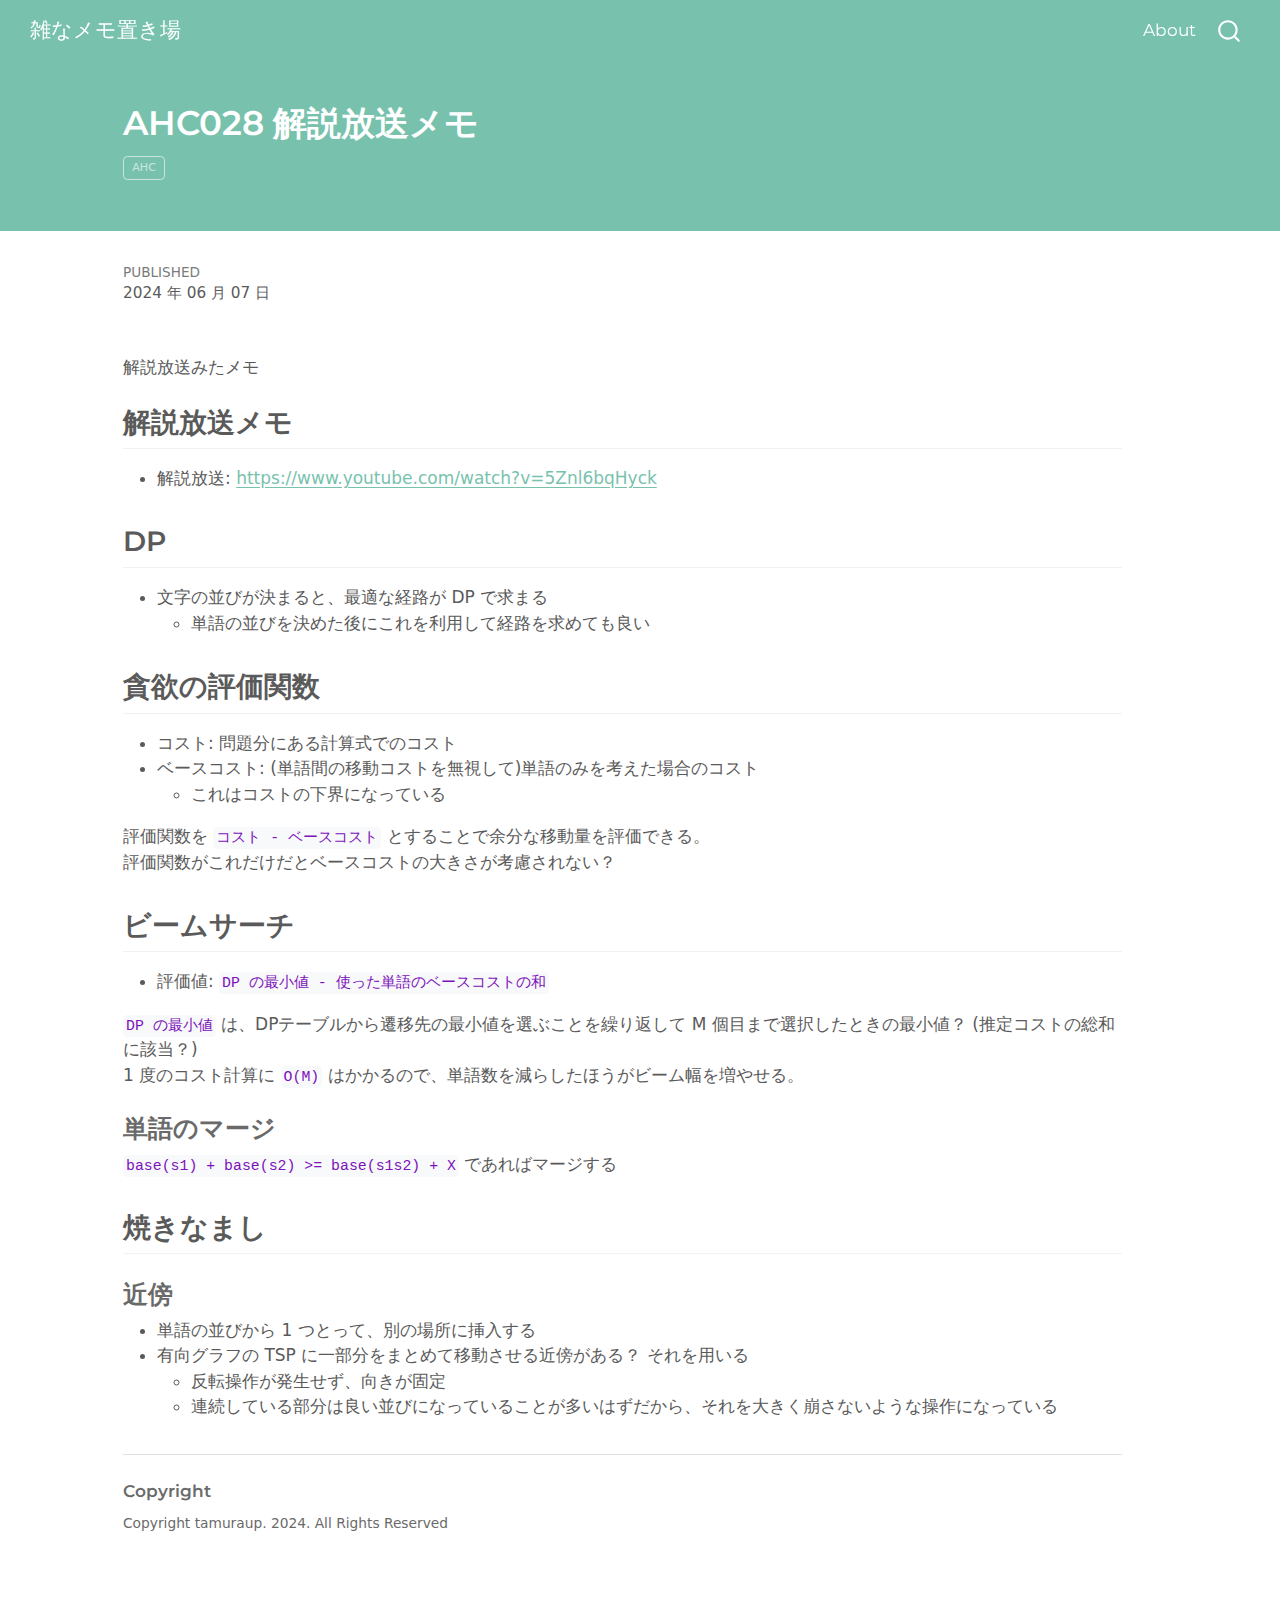
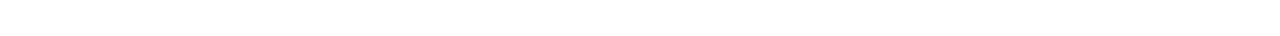
<file: posts/2024-06-07_ahc028memo.html>
<!DOCTYPE html>
<html xmlns="http://www.w3.org/1999/xhtml" lang="en" xml:lang="en"><head>

<meta charset="utf-8">
<meta name="generator" content="quarto-1.4.555">

<meta name="viewport" content="width=device-width, initial-scale=1.0, user-scalable=yes">


<title>雑なメモ置き場 - AHC028 解説放送メモ</title>
<style>
code{white-space: pre-wrap;}
span.smallcaps{font-variant: small-caps;}
div.columns{display: flex; gap: min(4vw, 1.5em);}
div.column{flex: auto; overflow-x: auto;}
div.hanging-indent{margin-left: 1.5em; text-indent: -1.5em;}
ul.task-list{list-style: none;}
ul.task-list li input[type="checkbox"] {
  width: 0.8em;
  margin: 0 0.8em 0.2em -1em; /* quarto-specific, see https://github.com/quarto-dev/quarto-cli/issues/4556 */ 
  vertical-align: middle;
}
</style>


<script src="../site_libs/quarto-nav/quarto-nav.js"></script>
<script src="../site_libs/quarto-nav/headroom.min.js"></script>
<script src="../site_libs/clipboard/clipboard.min.js"></script>
<script src="../site_libs/quarto-search/autocomplete.umd.js"></script>
<script src="../site_libs/quarto-search/fuse.min.js"></script>
<script src="../site_libs/quarto-search/quarto-search.js"></script>
<meta name="quarto:offset" content="../">
<script src="../site_libs/quarto-html/quarto.js"></script>
<script src="../site_libs/quarto-html/popper.min.js"></script>
<script src="../site_libs/quarto-html/tippy.umd.min.js"></script>
<script src="../site_libs/quarto-html/anchor.min.js"></script>
<link href="../site_libs/quarto-html/tippy.css" rel="stylesheet">
<link href="../site_libs/quarto-html/quarto-syntax-highlighting.css" rel="stylesheet" id="quarto-text-highlighting-styles">
<script src="../site_libs/bootstrap/bootstrap.min.js"></script>
<link href="../site_libs/bootstrap/bootstrap-icons.css" rel="stylesheet">
<link href="../site_libs/bootstrap/bootstrap.min.css" rel="stylesheet" id="quarto-bootstrap" data-mode="light">
<script id="quarto-search-options" type="application/json">{
  "location": "navbar",
  "copy-button": false,
  "collapse-after": 3,
  "panel-placement": "end",
  "type": "overlay",
  "limit": 50,
  "keyboard-shortcut": [
    "f",
    "/",
    "s"
  ],
  "language": {
    "search-no-results-text": "No results",
    "search-matching-documents-text": "matching documents",
    "search-copy-link-title": "Copy link to search",
    "search-hide-matches-text": "Hide additional matches",
    "search-more-match-text": "more match in this document",
    "search-more-matches-text": "more matches in this document",
    "search-clear-button-title": "Clear",
    "search-text-placeholder": "",
    "search-detached-cancel-button-title": "Cancel",
    "search-submit-button-title": "Submit",
    "search-label": "Search"
  }
}</script>


<link rel="stylesheet" href="../styles.css">
</head>

<body class="nav-fixed fullcontent">

<div id="quarto-search-results"></div>
  <header id="quarto-header" class="headroom fixed-top quarto-banner">
    <nav class="navbar navbar-expand-lg " data-bs-theme="dark">
      <div class="navbar-container container-fluid">
      <div class="navbar-brand-container mx-auto">
    <a class="navbar-brand" href="../index.html">
    <span class="navbar-title">雑なメモ置き場</span>
    </a>
  </div>
            <div id="quarto-search" class="" title="Search"></div>
          <button class="navbar-toggler" type="button" data-bs-toggle="collapse" data-bs-target="#navbarCollapse" aria-controls="navbarCollapse" aria-expanded="false" aria-label="Toggle navigation" onclick="if (window.quartoToggleHeadroom) { window.quartoToggleHeadroom(); }">
  <span class="navbar-toggler-icon"></span>
</button>
          <div class="collapse navbar-collapse" id="navbarCollapse">
            <ul class="navbar-nav navbar-nav-scroll ms-auto">
  <li class="nav-item">
    <a class="nav-link" href="../about.html"> 
<span class="menu-text">About</span></a>
  </li>  
</ul>
          </div> <!-- /navcollapse -->
          <div class="quarto-navbar-tools">
</div>
      </div> <!-- /container-fluid -->
    </nav>
</header>
<!-- content -->
<header id="title-block-header" class="quarto-title-block default page-columns page-full">
  <div class="quarto-title-banner page-columns page-full">
    <div class="quarto-title column-body">
      <h1 class="title">AHC028 解説放送メモ</h1>
                                <div class="quarto-categories">
                <div class="quarto-category">ahc</div>
              </div>
                  </div>
  </div>
    
  
  <div class="quarto-title-meta">

      
      <div>
      <div class="quarto-title-meta-heading">Published</div>
      <div class="quarto-title-meta-contents">
        <p class="date">2024 年 06 月 07 日</p>
      </div>
    </div>
    
      
    </div>
    
  
  </header><div id="quarto-content" class="quarto-container page-columns page-rows-contents page-layout-article page-navbar">
<!-- sidebar -->
<!-- margin-sidebar -->
    
<!-- main -->
<main class="content quarto-banner-title-block" id="quarto-document-content">





<p>解説放送みたメモ</p>
<section id="解説放送メモ" class="level2">
<h2 class="anchored" data-anchor-id="解説放送メモ">解説放送メモ</h2>
<ul>
<li>解説放送: <a href="https://www.youtube.com/watch?v=5Znl6bqHyck">https://www.youtube.com/watch?v=5Znl6bqHyck</a></li>
</ul>
</section>
<section id="dp" class="level2">
<h2 class="anchored" data-anchor-id="dp">DP</h2>
<ul>
<li>文字の並びが決まると、最適な経路が DP で求まる
<ul>
<li>単語の並びを決めた後にこれを利用して経路を求めても良い</li>
</ul></li>
</ul>
</section>
<section id="貪欲の評価関数" class="level2">
<h2 class="anchored" data-anchor-id="貪欲の評価関数">貪欲の評価関数</h2>
<ul>
<li>コスト: 問題分にある計算式でのコスト</li>
<li>ベースコスト: (単語間の移動コストを無視して)単語のみを考えた場合のコスト
<ul>
<li>これはコストの下界になっている</li>
</ul></li>
</ul>
<p>評価関数を <code>コスト - ベースコスト</code> とすることで余分な移動量を評価できる。<br>
評価関数がこれだけだとベースコストの大きさが考慮されない？</p>
</section>
<section id="ビームサーチ" class="level2">
<h2 class="anchored" data-anchor-id="ビームサーチ">ビームサーチ</h2>
<ul>
<li>評価値: <code>DP の最小値 - 使った単語のベースコストの和</code></li>
</ul>
<p><code>DP の最小値</code> は、DPテーブルから遷移先の最小値を選ぶことを繰り返して M 個目まで選択したときの最小値？ (推定コストの総和に該当？)<br>
1 度のコスト計算に <code>O(M)</code> はかかるので、単語数を減らしたほうがビーム幅を増やせる。</p>
<section id="単語のマージ" class="level3">
<h3 class="anchored" data-anchor-id="単語のマージ">単語のマージ</h3>
<p><code>base(s1) + base(s2) &gt;= base(s1s2) + X</code> であればマージする</p>
</section>
</section>
<section id="焼きなまし" class="level2">
<h2 class="anchored" data-anchor-id="焼きなまし">焼きなまし</h2>
<section id="近傍" class="level3">
<h3 class="anchored" data-anchor-id="近傍">近傍</h3>
<ul>
<li>単語の並びから 1 つとって、別の場所に挿入する</li>
<li>有向グラフの TSP に一部分をまとめて移動させる近傍がある？ それを用いる
<ul>
<li>反転操作が発生せず、向きが固定</li>
<li>連続している部分は良い並びになっていることが多いはずだから、それを大きく崩さないような操作になっている</li>
</ul></li>
</ul>


</section>
</section>

<div id="quarto-appendix" class="default"><section class="quarto-appendix-contents" id="quarto-copyright"><h2 class="anchored quarto-appendix-heading">Copyright</h2><div class="quarto-appendix-contents"><div>Copyright tamuraup. 2024. All Rights Reserved</div></div></section></div></main> <!-- /main -->
<script id="quarto-html-after-body" type="application/javascript">
window.document.addEventListener("DOMContentLoaded", function (event) {
  const toggleBodyColorMode = (bsSheetEl) => {
    const mode = bsSheetEl.getAttribute("data-mode");
    const bodyEl = window.document.querySelector("body");
    if (mode === "dark") {
      bodyEl.classList.add("quarto-dark");
      bodyEl.classList.remove("quarto-light");
    } else {
      bodyEl.classList.add("quarto-light");
      bodyEl.classList.remove("quarto-dark");
    }
  }
  const toggleBodyColorPrimary = () => {
    const bsSheetEl = window.document.querySelector("link#quarto-bootstrap");
    if (bsSheetEl) {
      toggleBodyColorMode(bsSheetEl);
    }
  }
  toggleBodyColorPrimary();  
  const icon = "";
  const anchorJS = new window.AnchorJS();
  anchorJS.options = {
    placement: 'right',
    icon: icon
  };
  anchorJS.add('.anchored');
  const isCodeAnnotation = (el) => {
    for (const clz of el.classList) {
      if (clz.startsWith('code-annotation-')) {                     
        return true;
      }
    }
    return false;
  }
  const clipboard = new window.ClipboardJS('.code-copy-button', {
    text: function(trigger) {
      const codeEl = trigger.previousElementSibling.cloneNode(true);
      for (const childEl of codeEl.children) {
        if (isCodeAnnotation(childEl)) {
          childEl.remove();
        }
      }
      return codeEl.innerText;
    }
  });
  clipboard.on('success', function(e) {
    // button target
    const button = e.trigger;
    // don't keep focus
    button.blur();
    // flash "checked"
    button.classList.add('code-copy-button-checked');
    var currentTitle = button.getAttribute("title");
    button.setAttribute("title", "Copied!");
    let tooltip;
    if (window.bootstrap) {
      button.setAttribute("data-bs-toggle", "tooltip");
      button.setAttribute("data-bs-placement", "left");
      button.setAttribute("data-bs-title", "Copied!");
      tooltip = new bootstrap.Tooltip(button, 
        { trigger: "manual", 
          customClass: "code-copy-button-tooltip",
          offset: [0, -8]});
      tooltip.show();    
    }
    setTimeout(function() {
      if (tooltip) {
        tooltip.hide();
        button.removeAttribute("data-bs-title");
        button.removeAttribute("data-bs-toggle");
        button.removeAttribute("data-bs-placement");
      }
      button.setAttribute("title", currentTitle);
      button.classList.remove('code-copy-button-checked');
    }, 1000);
    // clear code selection
    e.clearSelection();
  });
    var localhostRegex = new RegExp(/^(?:http|https):\/\/localhost\:?[0-9]*\//);
    var mailtoRegex = new RegExp(/^mailto:/);
      var filterRegex = new RegExp("https:\/\/tamura-up\.github\.io\/memogaki\/");
    var isInternal = (href) => {
        return filterRegex.test(href) || localhostRegex.test(href) || mailtoRegex.test(href);
    }
    // Inspect non-navigation links and adorn them if external
 	var links = window.document.querySelectorAll('a[href]:not(.nav-link):not(.navbar-brand):not(.toc-action):not(.sidebar-link):not(.sidebar-item-toggle):not(.pagination-link):not(.no-external):not([aria-hidden]):not(.dropdown-item):not(.quarto-navigation-tool)');
    for (var i=0; i<links.length; i++) {
      const link = links[i];
      if (!isInternal(link.href)) {
        // undo the damage that might have been done by quarto-nav.js in the case of
        // links that we want to consider external
        if (link.dataset.originalHref !== undefined) {
          link.href = link.dataset.originalHref;
        }
      }
    }
  function tippyHover(el, contentFn, onTriggerFn, onUntriggerFn) {
    const config = {
      allowHTML: true,
      maxWidth: 500,
      delay: 100,
      arrow: false,
      appendTo: function(el) {
          return el.parentElement;
      },
      interactive: true,
      interactiveBorder: 10,
      theme: 'quarto',
      placement: 'bottom-start',
    };
    if (contentFn) {
      config.content = contentFn;
    }
    if (onTriggerFn) {
      config.onTrigger = onTriggerFn;
    }
    if (onUntriggerFn) {
      config.onUntrigger = onUntriggerFn;
    }
    window.tippy(el, config); 
  }
  const noterefs = window.document.querySelectorAll('a[role="doc-noteref"]');
  for (var i=0; i<noterefs.length; i++) {
    const ref = noterefs[i];
    tippyHover(ref, function() {
      // use id or data attribute instead here
      let href = ref.getAttribute('data-footnote-href') || ref.getAttribute('href');
      try { href = new URL(href).hash; } catch {}
      const id = href.replace(/^#\/?/, "");
      const note = window.document.getElementById(id);
      if (note) {
        return note.innerHTML;
      } else {
        return "";
      }
    });
  }
  const xrefs = window.document.querySelectorAll('a.quarto-xref');
  const processXRef = (id, note) => {
    // Strip column container classes
    const stripColumnClz = (el) => {
      el.classList.remove("page-full", "page-columns");
      if (el.children) {
        for (const child of el.children) {
          stripColumnClz(child);
        }
      }
    }
    stripColumnClz(note)
    if (id === null || id.startsWith('sec-')) {
      // Special case sections, only their first couple elements
      const container = document.createElement("div");
      if (note.children && note.children.length > 2) {
        container.appendChild(note.children[0].cloneNode(true));
        for (let i = 1; i < note.children.length; i++) {
          const child = note.children[i];
          if (child.tagName === "P" && child.innerText === "") {
            continue;
          } else {
            container.appendChild(child.cloneNode(true));
            break;
          }
        }
        if (window.Quarto?.typesetMath) {
          window.Quarto.typesetMath(container);
        }
        return container.innerHTML
      } else {
        if (window.Quarto?.typesetMath) {
          window.Quarto.typesetMath(note);
        }
        return note.innerHTML;
      }
    } else {
      // Remove any anchor links if they are present
      const anchorLink = note.querySelector('a.anchorjs-link');
      if (anchorLink) {
        anchorLink.remove();
      }
      if (window.Quarto?.typesetMath) {
        window.Quarto.typesetMath(note);
      }
      // TODO in 1.5, we should make sure this works without a callout special case
      if (note.classList.contains("callout")) {
        return note.outerHTML;
      } else {
        return note.innerHTML;
      }
    }
  }
  for (var i=0; i<xrefs.length; i++) {
    const xref = xrefs[i];
    tippyHover(xref, undefined, function(instance) {
      instance.disable();
      let url = xref.getAttribute('href');
      let hash = undefined; 
      if (url.startsWith('#')) {
        hash = url;
      } else {
        try { hash = new URL(url).hash; } catch {}
      }
      if (hash) {
        const id = hash.replace(/^#\/?/, "");
        const note = window.document.getElementById(id);
        if (note !== null) {
          try {
            const html = processXRef(id, note.cloneNode(true));
            instance.setContent(html);
          } finally {
            instance.enable();
            instance.show();
          }
        } else {
          // See if we can fetch this
          fetch(url.split('#')[0])
          .then(res => res.text())
          .then(html => {
            const parser = new DOMParser();
            const htmlDoc = parser.parseFromString(html, "text/html");
            const note = htmlDoc.getElementById(id);
            if (note !== null) {
              const html = processXRef(id, note);
              instance.setContent(html);
            } 
          }).finally(() => {
            instance.enable();
            instance.show();
          });
        }
      } else {
        // See if we can fetch a full url (with no hash to target)
        // This is a special case and we should probably do some content thinning / targeting
        fetch(url)
        .then(res => res.text())
        .then(html => {
          const parser = new DOMParser();
          const htmlDoc = parser.parseFromString(html, "text/html");
          const note = htmlDoc.querySelector('main.content');
          if (note !== null) {
            // This should only happen for chapter cross references
            // (since there is no id in the URL)
            // remove the first header
            if (note.children.length > 0 && note.children[0].tagName === "HEADER") {
              note.children[0].remove();
            }
            const html = processXRef(null, note);
            instance.setContent(html);
          } 
        }).finally(() => {
          instance.enable();
          instance.show();
        });
      }
    }, function(instance) {
    });
  }
      let selectedAnnoteEl;
      const selectorForAnnotation = ( cell, annotation) => {
        let cellAttr = 'data-code-cell="' + cell + '"';
        let lineAttr = 'data-code-annotation="' +  annotation + '"';
        const selector = 'span[' + cellAttr + '][' + lineAttr + ']';
        return selector;
      }
      const selectCodeLines = (annoteEl) => {
        const doc = window.document;
        const targetCell = annoteEl.getAttribute("data-target-cell");
        const targetAnnotation = annoteEl.getAttribute("data-target-annotation");
        const annoteSpan = window.document.querySelector(selectorForAnnotation(targetCell, targetAnnotation));
        const lines = annoteSpan.getAttribute("data-code-lines").split(",");
        const lineIds = lines.map((line) => {
          return targetCell + "-" + line;
        })
        let top = null;
        let height = null;
        let parent = null;
        if (lineIds.length > 0) {
            //compute the position of the single el (top and bottom and make a div)
            const el = window.document.getElementById(lineIds[0]);
            top = el.offsetTop;
            height = el.offsetHeight;
            parent = el.parentElement.parentElement;
          if (lineIds.length > 1) {
            const lastEl = window.document.getElementById(lineIds[lineIds.length - 1]);
            const bottom = lastEl.offsetTop + lastEl.offsetHeight;
            height = bottom - top;
          }
          if (top !== null && height !== null && parent !== null) {
            // cook up a div (if necessary) and position it 
            let div = window.document.getElementById("code-annotation-line-highlight");
            if (div === null) {
              div = window.document.createElement("div");
              div.setAttribute("id", "code-annotation-line-highlight");
              div.style.position = 'absolute';
              parent.appendChild(div);
            }
            div.style.top = top - 2 + "px";
            div.style.height = height + 4 + "px";
            div.style.left = 0;
            let gutterDiv = window.document.getElementById("code-annotation-line-highlight-gutter");
            if (gutterDiv === null) {
              gutterDiv = window.document.createElement("div");
              gutterDiv.setAttribute("id", "code-annotation-line-highlight-gutter");
              gutterDiv.style.position = 'absolute';
              const codeCell = window.document.getElementById(targetCell);
              const gutter = codeCell.querySelector('.code-annotation-gutter');
              gutter.appendChild(gutterDiv);
            }
            gutterDiv.style.top = top - 2 + "px";
            gutterDiv.style.height = height + 4 + "px";
          }
          selectedAnnoteEl = annoteEl;
        }
      };
      const unselectCodeLines = () => {
        const elementsIds = ["code-annotation-line-highlight", "code-annotation-line-highlight-gutter"];
        elementsIds.forEach((elId) => {
          const div = window.document.getElementById(elId);
          if (div) {
            div.remove();
          }
        });
        selectedAnnoteEl = undefined;
      };
        // Handle positioning of the toggle
    window.addEventListener(
      "resize",
      throttle(() => {
        elRect = undefined;
        if (selectedAnnoteEl) {
          selectCodeLines(selectedAnnoteEl);
        }
      }, 10)
    );
    function throttle(fn, ms) {
    let throttle = false;
    let timer;
      return (...args) => {
        if(!throttle) { // first call gets through
            fn.apply(this, args);
            throttle = true;
        } else { // all the others get throttled
            if(timer) clearTimeout(timer); // cancel #2
            timer = setTimeout(() => {
              fn.apply(this, args);
              timer = throttle = false;
            }, ms);
        }
      };
    }
      // Attach click handler to the DT
      const annoteDls = window.document.querySelectorAll('dt[data-target-cell]');
      for (const annoteDlNode of annoteDls) {
        annoteDlNode.addEventListener('click', (event) => {
          const clickedEl = event.target;
          if (clickedEl !== selectedAnnoteEl) {
            unselectCodeLines();
            const activeEl = window.document.querySelector('dt[data-target-cell].code-annotation-active');
            if (activeEl) {
              activeEl.classList.remove('code-annotation-active');
            }
            selectCodeLines(clickedEl);
            clickedEl.classList.add('code-annotation-active');
          } else {
            // Unselect the line
            unselectCodeLines();
            clickedEl.classList.remove('code-annotation-active');
          }
        });
      }
  const findCites = (el) => {
    const parentEl = el.parentElement;
    if (parentEl) {
      const cites = parentEl.dataset.cites;
      if (cites) {
        return {
          el,
          cites: cites.split(' ')
        };
      } else {
        return findCites(el.parentElement)
      }
    } else {
      return undefined;
    }
  };
  var bibliorefs = window.document.querySelectorAll('a[role="doc-biblioref"]');
  for (var i=0; i<bibliorefs.length; i++) {
    const ref = bibliorefs[i];
    const citeInfo = findCites(ref);
    if (citeInfo) {
      tippyHover(citeInfo.el, function() {
        var popup = window.document.createElement('div');
        citeInfo.cites.forEach(function(cite) {
          var citeDiv = window.document.createElement('div');
          citeDiv.classList.add('hanging-indent');
          citeDiv.classList.add('csl-entry');
          var biblioDiv = window.document.getElementById('ref-' + cite);
          if (biblioDiv) {
            citeDiv.innerHTML = biblioDiv.innerHTML;
          }
          popup.appendChild(citeDiv);
        });
        return popup.innerHTML;
      });
    }
  }
});
</script>
</div> <!-- /content -->




</body></html>
</file>
<file: site_libs/quarto-html/tippy.css>
.tippy-box[data-animation=fade][data-state=hidden]{opacity:0}[data-tippy-root]{max-width:calc(100vw - 10px)}.tippy-box{position:relative;background-color:#333;color:#fff;border-radius:4px;font-size:14px;line-height:1.4;white-space:normal;outline:0;transition-property:transform,visibility,opacity}.tippy-box[data-placement^=top]>.tippy-arrow{bottom:0}.tippy-box[data-placement^=top]>.tippy-arrow:before{bottom:-7px;left:0;border-width:8px 8px 0;border-top-color:initial;transform-origin:center top}.tippy-box[data-placement^=bottom]>.tippy-arrow{top:0}.tippy-box[data-placement^=bottom]>.tippy-arrow:before{top:-7px;left:0;border-width:0 8px 8px;border-bottom-color:initial;transform-origin:center bottom}.tippy-box[data-placement^=left]>.tippy-arrow{right:0}.tippy-box[data-placement^=left]>.tippy-arrow:before{border-width:8px 0 8px 8px;border-left-color:initial;right:-7px;transform-origin:center left}.tippy-box[data-placement^=right]>.tippy-arrow{left:0}.tippy-box[data-placement^=right]>.tippy-arrow:before{left:-7px;border-width:8px 8px 8px 0;border-right-color:initial;transform-origin:center right}.tippy-box[data-inertia][data-state=visible]{transition-timing-function:cubic-bezier(.54,1.5,.38,1.11)}.tippy-arrow{width:16px;height:16px;color:#333}.tippy-arrow:before{content:"";position:absolute;border-color:transparent;border-style:solid}.tippy-content{position:relative;padding:5px 9px;z-index:1}
</file>
<file: site_libs/quarto-html/quarto-syntax-highlighting.css>
/* quarto syntax highlight colors */
:root {
  --quarto-hl-ot-color: #003B4F;
  --quarto-hl-at-color: #657422;
  --quarto-hl-ss-color: #20794D;
  --quarto-hl-an-color: #5E5E5E;
  --quarto-hl-fu-color: #4758AB;
  --quarto-hl-st-color: #20794D;
  --quarto-hl-cf-color: #003B4F;
  --quarto-hl-op-color: #5E5E5E;
  --quarto-hl-er-color: #AD0000;
  --quarto-hl-bn-color: #AD0000;
  --quarto-hl-al-color: #AD0000;
  --quarto-hl-va-color: #111111;
  --quarto-hl-bu-color: inherit;
  --quarto-hl-ex-color: inherit;
  --quarto-hl-pp-color: #AD0000;
  --quarto-hl-in-color: #5E5E5E;
  --quarto-hl-vs-color: #20794D;
  --quarto-hl-wa-color: #5E5E5E;
  --quarto-hl-do-color: #5E5E5E;
  --quarto-hl-im-color: #00769E;
  --quarto-hl-ch-color: #20794D;
  --quarto-hl-dt-color: #AD0000;
  --quarto-hl-fl-color: #AD0000;
  --quarto-hl-co-color: #5E5E5E;
  --quarto-hl-cv-color: #5E5E5E;
  --quarto-hl-cn-color: #8f5902;
  --quarto-hl-sc-color: #5E5E5E;
  --quarto-hl-dv-color: #AD0000;
  --quarto-hl-kw-color: #003B4F;
}

/* other quarto variables */
:root {
  --quarto-font-monospace: SFMono-Regular, Menlo, Monaco, Consolas, "Liberation Mono", "Courier New", monospace;
}

pre > code.sourceCode > span {
  color: #003B4F;
}

code span {
  color: #003B4F;
}

code.sourceCode > span {
  color: #003B4F;
}

div.sourceCode,
div.sourceCode pre.sourceCode {
  color: #003B4F;
}

code span.ot {
  color: #003B4F;
  font-style: inherit;
}

code span.at {
  color: #657422;
  font-style: inherit;
}

code span.ss {
  color: #20794D;
  font-style: inherit;
}

code span.an {
  color: #5E5E5E;
  font-style: inherit;
}

code span.fu {
  color: #4758AB;
  font-style: inherit;
}

code span.st {
  color: #20794D;
  font-style: inherit;
}

code span.cf {
  color: #003B4F;
  font-style: inherit;
}

code span.op {
  color: #5E5E5E;
  font-style: inherit;
}

code span.er {
  color: #AD0000;
  font-style: inherit;
}

code span.bn {
  color: #AD0000;
  font-style: inherit;
}

code span.al {
  color: #AD0000;
  font-style: inherit;
}

code span.va {
  color: #111111;
  font-style: inherit;
}

code span.bu {
  font-style: inherit;
}

code span.ex {
  font-style: inherit;
}

code span.pp {
  color: #AD0000;
  font-style: inherit;
}

code span.in {
  color: #5E5E5E;
  font-style: inherit;
}

code span.vs {
  color: #20794D;
  font-style: inherit;
}

code span.wa {
  color: #5E5E5E;
  font-style: italic;
}

code span.do {
  color: #5E5E5E;
  font-style: italic;
}

code span.im {
  color: #00769E;
  font-style: inherit;
}

code span.ch {
  color: #20794D;
  font-style: inherit;
}

code span.dt {
  color: #AD0000;
  font-style: inherit;
}

code span.fl {
  color: #AD0000;
  font-style: inherit;
}

code span.co {
  color: #5E5E5E;
  font-style: inherit;
}

code span.cv {
  color: #5E5E5E;
  font-style: italic;
}

code span.cn {
  color: #8f5902;
  font-style: inherit;
}

code span.sc {
  color: #5E5E5E;
  font-style: inherit;
}

code span.dv {
  color: #AD0000;
  font-style: inherit;
}

code span.kw {
  color: #003B4F;
  font-style: inherit;
}

.prevent-inlining {
  content: "</";
}

/*# sourceMappingURL=debc5d5d77c3f9108843748ff7464032.css.map */
</file>
<file: styles.css>
/* css styles */
@media (min-width: 1200px) {

    body.fullcontent:not(.floating):not(.docked) .page-columns {
        grid-template-columns: [screen-start] 1.5em [screen-start-inset] 5fr [page-start page-start-inset] 35px [body-start-outset] 35px [body-start] 1.5em [body-content-start] minmax(500px, calc(1050px - 3em)) [body-content-end] 1.5em [body-end] 35px [body-end-outset] 35px [page-end-inset] 35px [page-end] 5fr [screen-end-inset] 1.5em [screen-end];
    }

    body .page-columns {
        grid-template-columns: [screen-start] 1.5em [screen-start-inset] 5fr [page-start page-start-inset] 35px [body-start-outset] 35px [body-start] 1.5em [body-content-start] minmax(500px, calc(1050px - 3em)) [body-content-end] 1.5em [body-end] 35px [body-end-outset] minmax(75px, 145px) [page-end-inset] 35px [page-end] 5fr [screen-end-inset] 1.5em [screen-end];
    }
}

.cell-output{
  margin-top: 12px;
  padding-left: 10px;
  border-left: 5px double #78c2ad;
}

.level2{
    margin-top: 1.5rem;
}

#quarto-document-content p:has(+ .cell){
    margin-bottom: 1.5rem;
}
#quarto-document-content .cell + p{
    padding-top: 1.5rem;
}

div.sourceCode{
    border: 1px solid #acbbb6;
}

table.dataframe td[data-quarto-table-cell-role="th"] {
    width: 40px;
    border-right: 1px solid #aaa;
    font-weight: 500;
    text-align: center;
}
table.dataframe td{
    padding-left: 5px;
}
</file>
